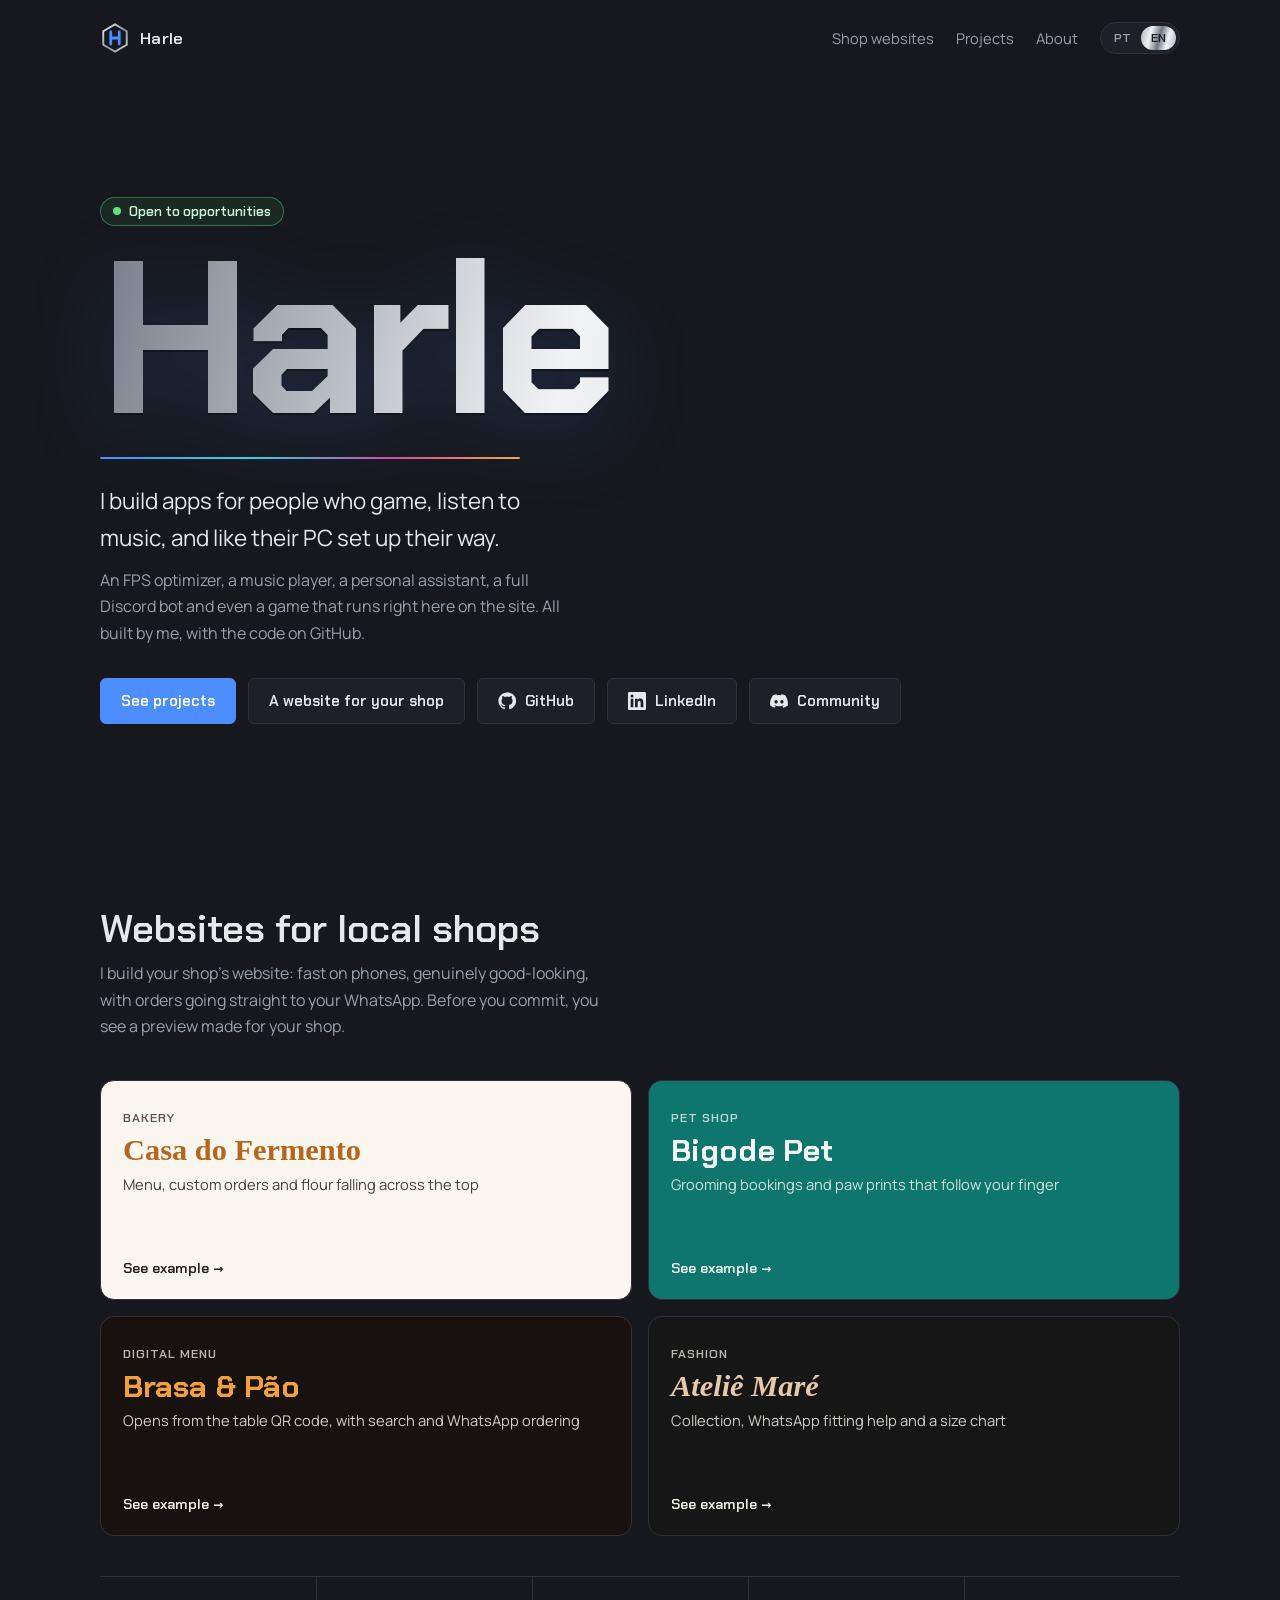
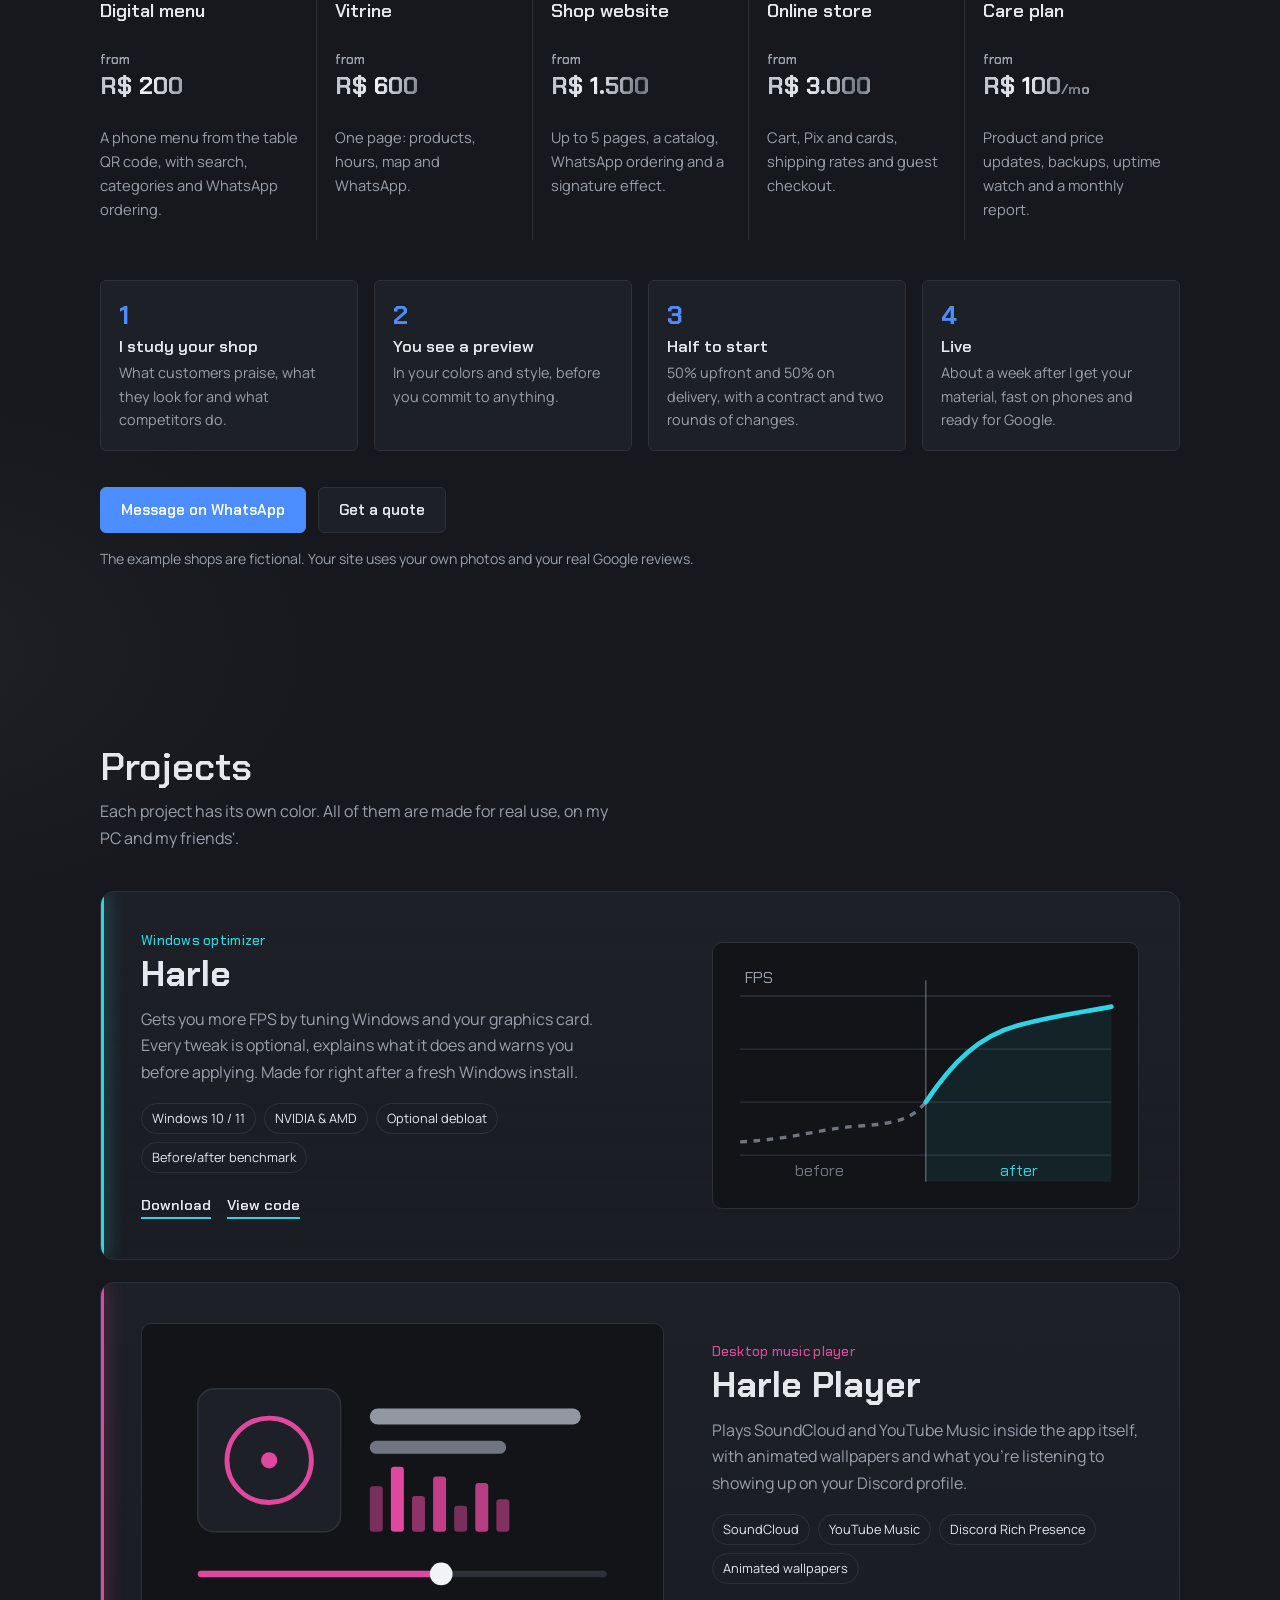
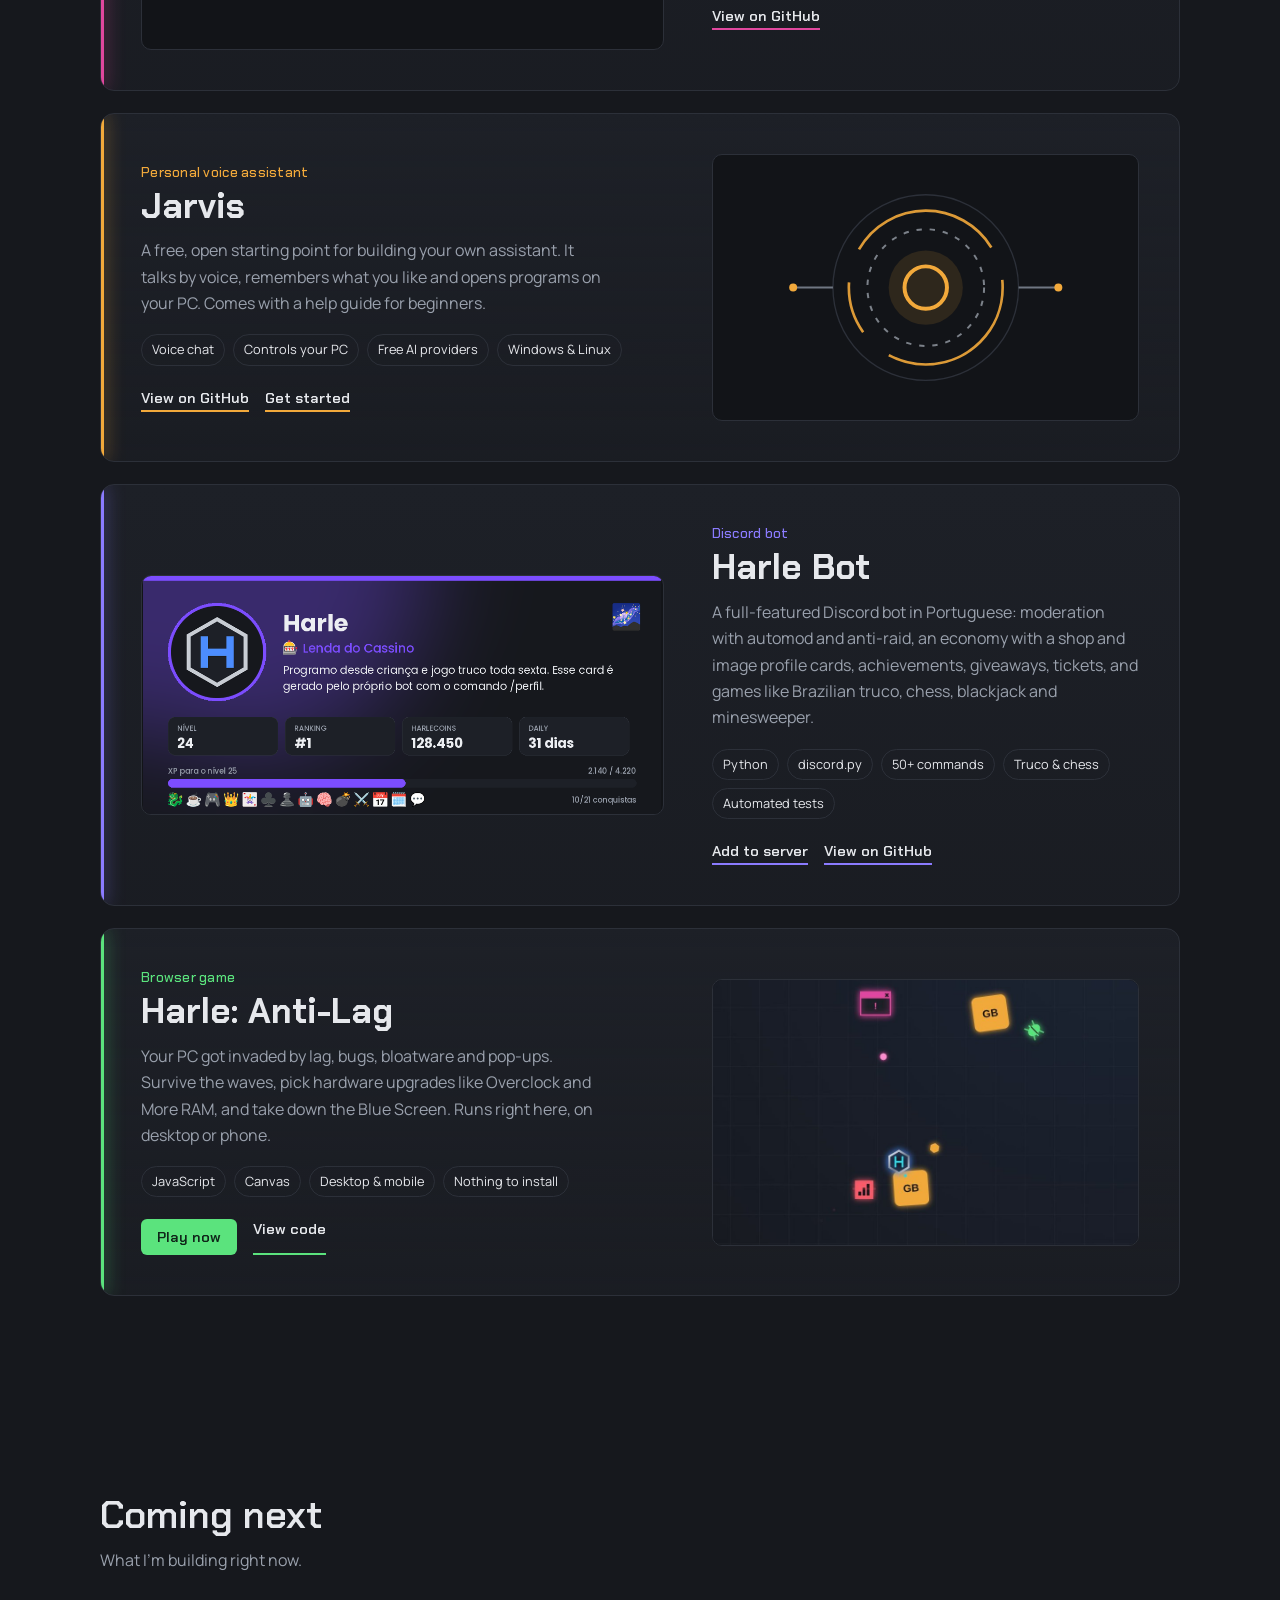
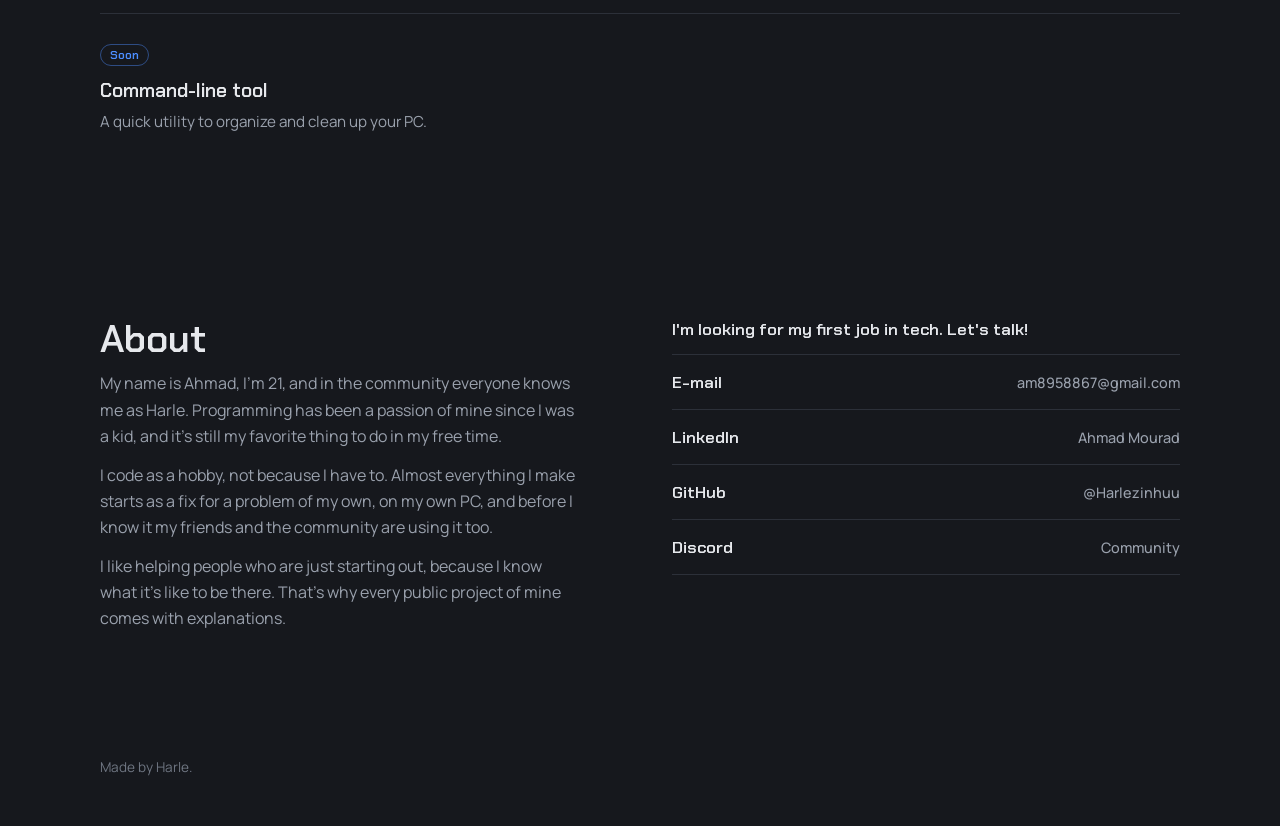
<file: index.html>
<!doctype html>
<html lang="pt-BR" data-lang="pt">
<head>
<meta charset="utf-8">
<meta name="viewport" content="width=device-width, initial-scale=1">
<title>Harle — Portfólio</title>
<meta property="og:type" content="website">
<meta property="og:url" content="https://harlezinhuu.github.io/">
<meta property="og:title" content="Harle — Portfólio">
<meta property="og:description" content="Ahmad (Harle): otimizador de FPS, player de música, assistente por voz, bot de Discord e um jogo que roda no navegador.">
<meta property="og:image" content="https://harlezinhuu.github.io/assets/og.png">
<meta property="og:image:width" content="1200"><meta property="og:image:height" content="630">
<meta name="twitter:card" content="summary_large_image">
<meta name="theme-color" content="#16181d">
<meta name="description" content="Harle: sites para lojas, rápidos no celular e com pedido pelo WhatsApp. E projetos: otimizador de FPS, player de música, assistente pessoal, bot de Discord e um jogo para jogar no navegador.">
<link rel="icon" href="data:image/svg+xml,%3Csvg xmlns='http://www.w3.org/2000/svg' viewBox='0 0 64 64'%3E%3Cdefs%3E%3ClinearGradient id='g' x1='0' y1='0' x2='1' y2='1'%3E%3Cstop offset='0' stop-color='%23eef1f5'/%3E%3Cstop offset='.55' stop-color='%238a919c'/%3E%3Cstop offset='1' stop-color='%23d3d8df'/%3E%3C/linearGradient%3E%3C/defs%3E%3Cpath d='M32 3 57 17.5v29L32 61 7 46.5v-29z' fill='%2316181d' stroke='url(%23g)' stroke-width='4'/%3E%3Cpath d='M23 19v26M41 19v26M23 32h18' stroke='%234c8dff' stroke-width='6' stroke-linecap='round'/%3E%3C/svg%3E">
<link rel="preconnect" href="https://fonts.googleapis.com">
<link rel="preconnect" href="https://fonts.gstatic.com" crossorigin>
<link href="https://fonts.googleapis.com/css2?family=Chakra+Petch:wght@500;600;700&family=Manrope:wght@400;500;600&display=swap" rel="stylesheet">
<style>
:root{
  --bg:#16181d;          /* grafite */
  --bg-raised:#1d2027;
  --line:#2c3039;
  --text:#e6e8ec;
  --muted:#9aa1ad;
  --silver-1:#f1f3f6;
  --silver-2:#a9b0ba;
  --silver-3:#6f7682;
  --blue:#4c8dff;        /* confiança, cor principal */
  --cyan:#2fd4e6;        /* Harle */
  --magenta:#e0479e;     /* Harle Player */
  --amber:#f2a93b;       /* Jarvis */
  --violet:#8b7bff;      /* Harle Bot */
  --green:#5be37d;       /* Anti-Lag (jogo) */
  --silver:linear-gradient(105deg,var(--silver-2) 0%,var(--silver-1) 28%,var(--silver-3) 52%,var(--silver-1) 74%,var(--silver-2) 100%);
  --radius-sm:6px;
  --radius-lg:14px;
  --display:"Chakra Petch",system-ui,sans-serif;
  --body:"Manrope",system-ui,sans-serif;
}
*{box-sizing:border-box;margin:0}
html{scroll-behavior:smooth;-webkit-text-size-adjust:100%}
body{
  background:var(--bg);
  background-image:
    radial-gradient(1200px 520px at 85% -10%,rgba(76,141,255,.13),transparent 60%),
    radial-gradient(700px 400px at -10% 40%,rgba(169,176,186,.06),transparent 70%);
  color:var(--text);font:400 1rem/1.65 var(--body);
  min-height:100vh;overflow-x:hidden;
}
html[data-lang="pt"] .en, html[data-lang="en"] .pt{display:none}
a{color:inherit}
:focus-visible{outline:2px solid var(--blue);outline-offset:3px;border-radius:4px}
.wrap{width:min(1080px,100% - 32px);margin-inline:auto}

/* ---------- topo ---------- */
.top{display:flex;align-items:center;justify-content:space-between;padding:22px 0}
.brand{display:flex;align-items:center;gap:10px;text-decoration:none;font:600 1.05rem var(--display);letter-spacing:.02em}
.brand svg{width:30px;height:30px}
.top nav{display:flex;align-items:center;gap:22px;font-size:.92rem;color:var(--muted)}
.top nav a{text-decoration:none}
.top nav a:hover{color:var(--text)}
.lang{display:inline-flex;border:1px solid var(--line);border-radius:999px;padding:3px;background:var(--bg-raised)}
.lang button{all:unset;cursor:pointer;font:600 .78rem var(--display);padding:4px 10px;border-radius:999px;color:var(--muted)}
.lang button[aria-pressed="true"]{background:var(--silver);color:#1a1c21}
.lang button:focus-visible{outline:2px solid var(--blue)}
@media (max-width:640px){.top nav .navlink{display:none}}

/* ---------- hero ---------- */
.hero{padding:clamp(48px,11vw,120px) 0 clamp(56px,9vw,96px)}
.open{display:inline-flex;align-items:center;gap:8px;font:600 .82rem var(--display);color:#c9f7d6;border:1px solid rgba(91,227,125,.4);background:rgba(91,227,125,.08);border-radius:999px;padding:5px 12px;margin-bottom:22px}
.open .dot{width:8px;height:8px;border-radius:50%;background:var(--green);box-shadow:0 0 0 0 rgba(91,227,125,.6);animation:pulso 2s infinite}
@keyframes pulso{70%{box-shadow:0 0 0 8px rgba(91,227,125,0)}100%{box-shadow:0 0 0 0 rgba(91,227,125,0)}}
.wordmark{
  font:700 clamp(5rem,22vw,13.5rem)/.85 var(--display);letter-spacing:-.035em;
  background:var(--silver);background-size:220% 100%;background-position:100% 0;
  -webkit-background-clip:text;background-clip:text;color:transparent;
  filter:drop-shadow(0 2px 0 rgba(0,0,0,.35)) drop-shadow(0 18px 40px rgba(76,141,255,.18));
  animation:sheen 2.2s cubic-bezier(.3,.6,.2,1) .25s both;
}
@keyframes sheen{from{background-position:0 0}to{background-position:100% 0}}
.hero .rule{height:2px;width:min(420px,70%);margin:26px 0 24px;
  background:linear-gradient(90deg,var(--blue),var(--cyan) 35%,var(--magenta) 70%,var(--amber));border-radius:2px}
.hero p{font-size:clamp(1.1rem,2.6vw,1.4rem);max-width:34ch;color:var(--text)}
.hero .sub{color:var(--muted);font-size:1rem;margin-top:10px;max-width:46ch}
.actions{display:flex;flex-wrap:wrap;gap:12px;margin-top:32px}
.btn{display:inline-flex;align-items:center;gap:9px;text-decoration:none;font:600 .95rem var(--display);
  padding:12px 20px;border-radius:var(--radius-sm);border:1px solid var(--line);background:var(--bg-raised);transition:border-color .2s,transform .2s}
.btn svg{width:18px;height:18px}
.btn:hover{border-color:var(--silver-3)}
.btn.primary{background:var(--blue);border-color:var(--blue);color:#fff}
.btn.primary:hover{background:#3d7ef0}

/* ---------- seções ---------- */
section{padding:clamp(48px,8vw,88px) 0}
h2{font:600 clamp(1.7rem,4vw,2.4rem)/1.1 var(--display);margin-bottom:10px}
.lead{color:var(--muted);max-width:52ch;margin-bottom:40px}

/* projetos: cada um com sua cor de impacto */
.project{
  --accent:var(--blue);
  display:grid;grid-template-columns:1.1fr .9fr;gap:clamp(20px,4vw,48px);align-items:center;
  padding:clamp(22px,4vw,40px);margin-bottom:22px;
  background:linear-gradient(180deg,var(--bg-raised),rgba(29,32,39,.55));
  border:1px solid var(--line);border-radius:var(--radius-lg);position:relative;overflow:hidden;
}
.project::before{content:"";position:absolute;inset:0 auto 0 0;width:3px;background:var(--accent);box-shadow:0 0 18px var(--accent)}
.project:nth-of-type(even) .art{order:-1}
.project.harle{--accent:var(--cyan)}
.project.player{--accent:var(--magenta)}
.project.jarvis{--accent:var(--amber)}
.project.bot{--accent:var(--violet)}
.project.jogo{--accent:var(--green)}
.links a.play{background:var(--green);color:#10261a;border:0;padding:8px 16px;border-radius:var(--radius-sm)}
.links a.play:hover{color:#10261a;background:#78ec95}
.project.bot .art{aspect-ratio:1000/460}
.project.bot .art.shot img{object-fit:contain}
.links a[hidden],.btn[hidden]{display:none}
.kind{font:500 .85rem var(--display);color:var(--accent);margin-bottom:6px;letter-spacing:.02em}
.project h3{font:700 clamp(1.6rem,3.6vw,2.2rem)/1.1 var(--display);margin-bottom:12px}
.project p{color:var(--muted);max-width:46ch}
.tags{display:flex;flex-wrap:wrap;gap:8px;margin:18px 0 22px;padding:0;list-style:none}
.tags li{font-size:.8rem;padding:4px 10px;border-radius:999px;border:1px solid var(--line);color:var(--text)}
.links{display:flex;flex-wrap:wrap;gap:16px}
.links a{font:600 .92rem var(--display);text-decoration:none;color:var(--text);border-bottom:2px solid var(--accent);padding-bottom:2px}
.links a:hover{color:var(--accent)}
.art{border-radius:10px;background:#121418;border:1px solid var(--line);aspect-ratio:16/10;display:grid;place-items:center;overflow:hidden}
.art svg{width:100%;height:100%}
/* print real do projeto por cima; se não carregar, a ilustração aparece */
.art.shot{position:relative}
.art.shot img{position:absolute;inset:0;width:100%;height:100%;object-fit:cover;object-position:top center}
@media (max-width:760px){
  .project{grid-template-columns:1fr}
  .project:nth-of-type(even) .art{order:0}
}

/* em breve */
.next{display:grid;grid-template-columns:repeat(2,1fr);border-top:1px solid var(--line)}
.next.um{grid-template-columns:1fr}
.next div{padding:26px 22px 8px 0}
.next div + div{padding-left:22px;border-left:1px solid var(--line)}
.next h3{font:600 1.2rem var(--display);margin-bottom:6px}
.next p{color:var(--muted);font-size:.95rem}
.soon{display:inline-block;font:600 .74rem var(--display);color:var(--blue);border:1px solid rgba(76,141,255,.45);border-radius:999px;padding:2px 9px;margin-bottom:12px}
@media (max-width:760px){
  .next{grid-template-columns:1fr}
  .next div,.next div + div{padding:22px 0;border-left:0;border-bottom:1px solid var(--line)}
}

/* sites para lojas */
.lojas-grid{display:grid;grid-template-columns:repeat(2,1fr);gap:16px;margin-bottom:40px}
.demo-loja{display:flex;flex-direction:column;justify-content:space-between;min-height:220px;padding:22px;border-radius:var(--radius-lg);text-decoration:none;border:1px solid var(--line);position:relative;overflow:hidden;transition:transform .2s,border-color .2s}
.demo-loja:hover{transform:translateY(-3px);border-color:var(--silver-3)}
.demo-loja .tipo{font:600 .78rem var(--display);letter-spacing:.08em;text-transform:uppercase;opacity:.75}
.demo-loja b{font-size:1.9rem;line-height:1.05;display:block;margin:6px 0 4px}
.demo-loja small{font-size:.92rem;opacity:.85}
.demo-loja .ver{font:600 .9rem var(--display);margin-top:18px}
.demo-loja.padaria{background:#FBF6EE;color:#2B1D14}.demo-loja.padaria b{font-family:Georgia,serif;color:#B5651D}
.demo-loja.pet{background:#0F766E;color:#F3F7F5}.demo-loja.pet b{font-family:var(--display)}
.demo-loja.cardapio{background:#17120F;color:#F6EEE6;border-color:#3A2F27}.demo-loja.cardapio b{font-family:var(--display);color:#F2A03D}
.demo-loja.moda{background:#161616;color:#F2EEE8}.demo-loja.moda b{font-family:Georgia,serif;font-style:italic;color:#E7C9A9}
.pacotes{display:grid;grid-template-columns:repeat(5,1fr);border-top:1px solid var(--line);margin-bottom:40px}
.pacotes div{padding:22px 18px 18px 0}
.pacotes div + div{padding-left:18px;border-left:1px solid var(--line)}
.pacotes h3{font:600 1.15rem var(--display);margin-bottom:4px}
.pacotes .de{font:700 1.5rem var(--display);background:var(--silver);-webkit-background-clip:text;background-clip:text;color:transparent;margin:6px 0}
.pacotes p{color:var(--muted);font-size:.92rem}
html[data-lang="pt"] .pacotes .de > .pt,html[data-lang="en"] .pacotes .de > .en{display:block;font:500 .8rem var(--display);color:var(--muted);-webkit-text-fill-color:var(--muted);margin-bottom:2px}
.pacotes .de{white-space:nowrap}
.etapas{display:grid;grid-template-columns:repeat(4,1fr);gap:16px;padding:0;list-style:none;counter-reset:e;margin-bottom:36px}
.etapas li{counter-increment:e;padding:18px;border-radius:var(--radius-sm);background:var(--bg-raised);border:1px solid var(--line)}
.etapas li::before{content:counter(e);font:700 1.6rem var(--display);color:var(--blue);display:block}
.etapas h3{font:600 1.02rem var(--display);margin:4px 0}
.etapas p{color:var(--muted);font-size:.9rem}
.nota-pequena{color:var(--muted);font-size:.88rem;margin-top:14px}
@media (max-width:860px){
  .lojas-grid{grid-template-columns:1fr}
  .pacotes,.etapas{grid-template-columns:1fr 1fr}
  .pacotes div:nth-child(odd){padding-left:0;border-left:0}
  .pacotes div:nth-child(n+3){border-top:1px solid var(--line)}
}
@media (max-width:480px){.pacotes,.etapas{grid-template-columns:1fr}.pacotes div,.pacotes div + div{padding:18px 0;border-left:0}}

/* sobre / contato */
.about{display:grid;grid-template-columns:1fr 1fr;gap:clamp(24px,5vw,64px);align-items:start}
.about p{color:var(--muted);max-width:48ch}
.about p + p{margin-top:12px}
.contact a{display:flex;justify-content:space-between;align-items:center;text-decoration:none;padding:16px 0;border-bottom:1px solid var(--line);font:600 1.05rem var(--display)}
.contact a:first-child,.contact .cta + a{border-top:1px solid var(--line)}
.contact a span:last-child{color:var(--muted);font:500 .9rem var(--body);overflow-wrap:anywhere;text-align:right;margin-left:12px}
.contact .cta{color:var(--text);font:600 1.05rem var(--display);margin-bottom:14px}
.contact a:hover span:first-child{color:var(--blue)}
@media (max-width:760px){.about{grid-template-columns:1fr}}

footer{padding:36px 0 48px;color:var(--silver-3);font-size:.85rem}

@media (prefers-reduced-motion:reduce){
  *{animation:none!important;transition:none!important}
  html{scroll-behavior:auto}
  .wordmark{background-position:50% 0}
}
</style>
</head>
<body>

<header class="wrap top">
  <a class="brand" href="#">
    <svg viewBox="0 0 64 64" aria-hidden="true">
      <defs><linearGradient id="sv" x1="0" y1="0" x2="1" y2="1"><stop offset="0" stop-color="#eef1f5"/><stop offset=".55" stop-color="#8a919c"/><stop offset="1" stop-color="#d3d8df"/></linearGradient></defs>
      <path d="M32 3 57 17.5v29L32 61 7 46.5v-29z" fill="#16181d" stroke="url(#sv)" stroke-width="4"/>
      <path d="M23 19v26M41 19v26M23 32h18" stroke="#4c8dff" stroke-width="6" stroke-linecap="round"/>
    </svg>
    Harle
  </a>
  <nav>
    <a class="navlink" href="#lojas"><span class="pt">Sites para lojas</span><span class="en">Shop websites</span></a>
    <a class="navlink" href="#projetos"><span class="pt">Projetos</span><span class="en">Projects</span></a>
    <a class="navlink" href="#sobre"><span class="pt">Sobre</span><span class="en">About</span></a>
    <div class="lang" role="group" aria-label="Idioma / Language">
      <button type="button" data-set="pt" aria-pressed="true">PT</button>
      <button type="button" data-set="en" aria-pressed="false">EN</button>
    </div>
  </nav>
</header>

<main>
  <section class="wrap hero" aria-labelledby="t">
    <div class="open"><span class="dot" aria-hidden="true"></span><span class="pt">Aberto a oportunidades</span><span class="en">Open to opportunities</span></div>
    <h1 id="t" class="wordmark">Harle</h1>
    <div class="rule" aria-hidden="true"></div>
    <p>
      <span class="pt">Faço apps para quem joga, ouve música e gosta de deixar o PC do seu jeito.</span>
      <span class="en">I build apps for people who game, listen to music, and like their PC set up their way.</span>
    </p>
    <p class="sub">
      <span class="pt">Otimizador de FPS, player de música, assistente pessoal, um bot de Discord completo e até um jogo que roda aqui no site. Tudo feito por mim, com o código no GitHub.</span>
      <span class="en">An FPS optimizer, a music player, a personal assistant, a full Discord bot and even a game that runs right here on the site. All built by me, with the code on GitHub.</span>
    </p>
    <div class="actions">
      <a class="btn primary" href="#projetos"><span class="pt">Ver projetos</span><span class="en">See projects</span></a>
      <a data-goatcounter-click="hero-lojas" class="btn" href="#lojas"><span class="pt">Site para a sua loja</span><span class="en">A website for your shop</span></a>
      <a data-goatcounter-click="perfil-github" class="btn" href="https://github.com/Harlezinhuu" target="_blank" rel="noopener">
        <svg viewBox="0 0 24 24" fill="currentColor" aria-hidden="true"><path d="M12 .5a11.5 11.5 0 0 0-3.64 22.41c.58.1.79-.25.79-.56v-2c-3.2.7-3.88-1.37-3.88-1.37-.52-1.33-1.28-1.69-1.28-1.69-1.05-.72.08-.7.08-.7 1.16.08 1.77 1.19 1.77 1.19 1.03 1.77 2.7 1.26 3.36.96.1-.75.4-1.26.73-1.55-2.55-.29-5.24-1.28-5.24-5.68 0-1.26.45-2.28 1.19-3.09-.12-.29-.52-1.46.11-3.05 0 0 .97-.31 3.17 1.18a11 11 0 0 1 5.77 0c2.2-1.49 3.17-1.18 3.17-1.18.63 1.59.23 2.76.11 3.05.74.81 1.19 1.83 1.19 3.09 0 4.41-2.69 5.39-5.26 5.67.41.36.78 1.06.78 2.14v3.17c0 .31.21.67.8.56A11.5 11.5 0 0 0 12 .5Z"/></svg>
        GitHub
      </a>
      <a data-goatcounter-click="linkedin" class="btn" href="https://www.linkedin.com/in/ahmad-mourad-bb0960300/" target="_blank" rel="noopener">
        <svg viewBox="0 0 24 24" fill="currentColor" aria-hidden="true"><path d="M20.45 20.45h-3.56v-5.57c0-1.33-.02-3.04-1.85-3.04-1.85 0-2.14 1.45-2.14 2.94v5.67H9.35V9h3.41v1.56h.05c.48-.9 1.64-1.85 3.37-1.85 3.6 0 4.27 2.37 4.27 5.46v6.28ZM5.34 7.43a2.06 2.06 0 1 1 0-4.13 2.06 2.06 0 0 1 0 4.13ZM7.12 20.45H3.56V9h3.56v11.45ZM22.22 0H1.77C.79 0 0 .77 0 1.73v20.54C0 23.23.79 24 1.77 24h20.45c.98 0 1.78-.77 1.78-1.73V1.73C24 .77 23.2 0 22.22 0Z"/></svg>
        LinkedIn
      </a>
      <a data-goatcounter-click="discord" class="btn" href="https://discord.gg/rDb9raznQ7" target="_blank" rel="noopener">
        <svg viewBox="0 0 24 24" fill="currentColor" aria-hidden="true"><path d="M20.3 4.4A19.6 19.6 0 0 0 15.4 3l-.6 1.3a18.2 18.2 0 0 0-5.6 0L8.6 3a19.5 19.5 0 0 0-4.9 1.5C.6 9.1-.3 13.6.2 18a19.8 19.8 0 0 0 6 3l1.3-2.1c-.7-.3-1.4-.6-2-1l.5-.4a14 14 0 0 0 12 0l.5.4c-.6.4-1.3.7-2 1l1.3 2.1a19.7 19.7 0 0 0 6-3c.5-5.1-.9-9.6-3.5-13.6ZM8.1 15.3c-1.2 0-2.2-1.1-2.2-2.4s1-2.4 2.2-2.4 2.2 1.1 2.2 2.4-1 2.4-2.2 2.4Zm7.8 0c-1.2 0-2.2-1.1-2.2-2.4s1-2.4 2.2-2.4 2.2 1.1 2.2 2.4-1 2.4-2.2 2.4Z"/></svg>
        <span class="pt">Comunidade</span><span class="en">Community</span>
      </a>
    </div>
  </section>

  <section id="lojas" class="wrap" aria-labelledby="l">
    <h2 id="l"><span class="pt">Sites para lojas</span><span class="en">Websites for local shops</span></h2>
    <p class="lead">
      <span class="pt">Faço o site da sua loja: rápido no celular, bonito de verdade e com o pedido indo direto para o seu WhatsApp. Antes de fechar, você vê uma prévia com a cara da sua loja.</span>
      <span class="en">I build your shop's website: fast on phones, genuinely good-looking, with orders going straight to your WhatsApp. Before you commit, you see a preview made for your shop.</span>
    </p>

    <div class="lojas-grid">
      <a class="demo-loja padaria" href="lojas/padaria/" data-goatcounter-click="demo-padaria">
        <div><span class="tipo"><span class="pt">Padaria</span><span class="en">Bakery</span></span><b>Casa do Fermento</b><small><span class="pt">Cardápio, encomendas e farinha caindo no topo</span><span class="en">Menu, custom orders and flour falling across the top</span></small></div>
        <span class="ver"><span class="pt">Ver exemplo →</span><span class="en">See example →</span></span>
      </a>
      <a class="demo-loja pet" href="lojas/petshop/" data-goatcounter-click="demo-pet">
        <div><span class="tipo">Pet shop</span><b>Bigode Pet</b><small><span class="pt">Banho e tosa com horário e patinhas que seguem o dedo</span><span class="en">Grooming bookings and paw prints that follow your finger</span></small></div>
        <span class="ver"><span class="pt">Ver exemplo →</span><span class="en">See example →</span></span>
      </a>
      <a class="demo-loja cardapio" href="lojas/cardapio/" data-goatcounter-click="demo-cardapio">
        <div><span class="tipo"><span class="pt">Cardápio digital</span><span class="en">Digital menu</span></span><b>Brasa &amp; Pão</b><small><span class="pt">Abre pelo QR code da mesa, com busca e pedido pelo WhatsApp</span><span class="en">Opens from the table QR code, with search and WhatsApp ordering</span></small></div>
        <span class="ver"><span class="pt">Ver exemplo →</span><span class="en">See example →</span></span>
      </a>
      <a class="demo-loja moda" href="lojas/moda/" data-goatcounter-click="demo-moda">
        <div><span class="tipo"><span class="pt">Moda</span><span class="en">Fashion</span></span><b>Ateliê Maré</b><small><span class="pt">Coleção, provador pelo WhatsApp e tabela de medidas</span><span class="en">Collection, WhatsApp fitting help and a size chart</span></small></div>
        <span class="ver"><span class="pt">Ver exemplo →</span><span class="en">See example →</span></span>
      </a>
    </div>

    <div class="pacotes">
      <div><h3><span class="pt">Cardápio digital</span><span class="en">Digital menu</span></h3><div class="de"><span class="pt">a partir de</span><span class="en">from</span> R$ 200</div><p><span class="pt">Cardápio no celular pelo QR code da mesa, com busca, categorias e pedido pelo WhatsApp.</span><span class="en">A phone menu from the table QR code, with search, categories and WhatsApp ordering.</span></p></div>
      <div><h3>Vitrine</h3><div class="de"><span class="pt">a partir de</span><span class="en">from</span> R$ 600</div><p><span class="pt">Uma página: produtos, horário, mapa e WhatsApp.</span><span class="en">One page: products, hours, map and WhatsApp.</span></p></div>
      <div><h3><span class="pt">Site da loja</span><span class="en">Shop website</span></h3><div class="de"><span class="pt">a partir de</span><span class="en">from</span> R$ 1.500</div><p><span class="pt">Até 5 páginas, catálogo, pedido pelo WhatsApp e um efeito com a cara da loja.</span><span class="en">Up to 5 pages, a catalog, WhatsApp ordering and a signature effect.</span></p></div>
      <div><h3><span class="pt">Loja virtual</span><span class="en">Online store</span></h3><div class="de"><span class="pt">a partir de</span><span class="en">from</span> R$ 3.000</div><p><span class="pt">Carrinho, Pix e cartão, frete calculado e compra sem cadastro.</span><span class="en">Cart, Pix and cards, shipping rates and guest checkout.</span></p></div>
      <div><h3><span class="pt">Manutenção</span><span class="en">Care plan</span></h3><div class="de"><span class="pt">a partir de</span><span class="en">from</span> R$ 100<small style="font-size:.9rem">/<span class="pt">mês</span><span class="en">mo</span></small></div><p><span class="pt">Troca de produtos e preços, backup, site vigiado e relatório do mês.</span><span class="en">Product and price updates, backups, uptime watch and a monthly report.</span></p></div>
    </div>

    <ol class="etapas">
      <li><h3><span class="pt">Estudo a sua loja</span><span class="en">I study your shop</span></h3><p><span class="pt">O que os clientes elogiam, o que procuram e o que os concorrentes fazem.</span><span class="en">What customers praise, what they look for and what competitors do.</span></p></li>
      <li><h3><span class="pt">Você vê a prévia</span><span class="en">You see a preview</span></h3><p><span class="pt">Com as suas cores e o seu jeito, antes de fechar qualquer coisa.</span><span class="en">In your colors and style, before you commit to anything.</span></p></li>
      <li><h3><span class="pt">Metade para começar</span><span class="en">Half to start</span></h3><p><span class="pt">50% de entrada e 50% na entrega, com contrato e duas rodadas de ajustes.</span><span class="en">50% upfront and 50% on delivery, with a contract and two rounds of changes.</span></p></li>
      <li><h3><span class="pt">No ar</span><span class="en">Live</span></h3><p><span class="pt">Em cerca de uma semana depois do material, rápido no celular e pronto para o Google.</span><span class="en">About a week after I get your material, fast on phones and ready for Google.</span></p></li>
    </ol>

    <div class="actions">
      <!-- O botão do WhatsApp aparece quando o número está em data-whatsapp (só dígitos, com 55 e DDD). -->
      <a id="zap-lojas" class="btn primary" data-whatsapp="5511989930562" data-goatcounter-click="lojas-whatsapp" href="#" target="_blank" rel="noopener" hidden><span class="pt">Chamar no WhatsApp</span><span class="en">Message on WhatsApp</span></a>
      <a class="btn" data-goatcounter-click="lojas-orcamento" href="mailto:am8958867@gmail.com?subject=Or%C3%A7amento%20de%20site%20para%20a%20minha%20loja"><span class="pt">Pedir orçamento</span><span class="en">Get a quote</span></a>
    </div>
    <p class="nota-pequena"><span class="pt">As lojas dos exemplos são fictícias. No site da sua loja entram as suas fotos e as avaliações reais do Google.</span><span class="en">The example shops are fictional. Your site uses your own photos and your real Google reviews.</span></p>
  </section>

  <section id="projetos" class="wrap" aria-labelledby="p">
    <h2 id="p"><span class="pt">Projetos</span><span class="en">Projects</span></h2>
    <p class="lead">
      <span class="pt">Cada projeto tem sua própria cor. Todos são feitos para uso de verdade, no meu PC e no dos meus amigos.</span>
      <span class="en">Each project has its own color. All of them are made for real use, on my PC and my friends'.</span>
    </p>

    <!-- HARLE -->
    <article class="project harle">
      <div>
        <div class="kind"><span class="pt">Otimizador para Windows</span><span class="en">Windows optimizer</span></div>
        <h3>Harle</h3>
        <p>
          <span class="pt">Ganha FPS ajustando o Windows e a placa de vídeo. Cada ajuste é opcional, explica o que faz e avisa antes de aplicar. Ideal para usar logo depois de formatar o PC.</span>
          <span class="en">Gets you more FPS by tuning Windows and your graphics card. Every tweak is optional, explains what it does and warns you before applying. Made for right after a fresh Windows install.</span>
        </p>
        <ul class="tags">
          <li>Windows 10 / 11</li>
          <li>NVIDIA &amp; AMD</li>
          <li><span class="pt">Debloat opcional</span><span class="en">Optional debloat</span></li>
          <li><span class="pt">Medição antes/depois</span><span class="en">Before/after benchmark</span></li>
        </ul>
        <div class="links">
          <a data-goatcounter-click="harle-baixar" href="https://github.com/Harlezinhuu/HarleOptimizer/releases" target="_blank" rel="noopener"><span class="pt">Baixar</span><span class="en">Download</span></a>
          <a data-goatcounter-click="harle-github" href="https://github.com/Harlezinhuu/HarleOptimizer" target="_blank" rel="noopener"><span class="pt">Ver código</span><span class="en">View code</span></a>
        </div>
      </div>
      <div class="art" aria-hidden="true">
        <svg viewBox="0 0 320 200">
          <g stroke="#2c3039" stroke-width="1"><path d="M20 40h280M20 80h280M20 120h280M20 160h280"/></g>
          <path d="M20 150 C60 148 80 140 110 138 S150 132 160 120" fill="none" stroke="#6f7682" stroke-width="2.5" stroke-dasharray="5 5"/>
          <path d="M160 120 C180 90 200 70 230 62 S280 52 300 48" fill="none" stroke="#2fd4e6" stroke-width="3.5" stroke-linecap="round"/>
          <path d="M160 120 C180 90 200 70 230 62 S280 52 300 48 V180 H160Z" fill="#2fd4e6" opacity=".08"/>
          <line x1="160" y1="28" x2="160" y2="180" stroke="#a9b0ba" stroke-width="1" opacity=".5"/>
          <text class="pt" x="80" y="176" fill="#6f7682" font-family="Chakra Petch" font-size="12" text-anchor="middle">antes</text>
          <text class="en" x="80" y="176" fill="#6f7682" font-family="Chakra Petch" font-size="12" text-anchor="middle">before</text>
          <text class="pt" x="230" y="176" fill="#2fd4e6" font-family="Chakra Petch" font-size="12" text-anchor="middle">depois</text>
          <text class="en" x="230" y="176" fill="#2fd4e6" font-family="Chakra Petch" font-size="12" text-anchor="middle">after</text>
          <text x="24" y="30" fill="#9aa1ad" font-family="Chakra Petch" font-size="12">FPS</text>
        </svg>
      </div>
    </article>

    <!-- HARLE PLAYER -->
    <article class="project player">
      <div>
        <div class="kind"><span class="pt">Player de música para desktop</span><span class="en">Desktop music player</span></div>
        <h3>Harle Player</h3>
        <p>
          <span class="pt">Toca SoundCloud e YouTube Music dentro do próprio app, com wallpapers animados e o que você está ouvindo aparecendo no seu perfil do Discord.</span>
          <span class="en">Plays SoundCloud and YouTube Music inside the app itself, with animated wallpapers and what you're listening to showing up on your Discord profile.</span>
        </p>
        <ul class="tags">
          <li>SoundCloud</li>
          <li>YouTube Music</li>
          <li>Discord Rich Presence</li>
          <li><span class="pt">Wallpapers animados</span><span class="en">Animated wallpapers</span></li>
        </ul>
        <div class="links">
          <a data-goatcounter-click="harleplayer-github" href="https://github.com/Harlezinhuu/HarlePlayer" target="_blank" rel="noopener"><span class="pt">Ver no GitHub</span><span class="en">View on GitHub</span></a>
        </div>
      </div>
      <div class="art shot">
        <img src="https://github.com/Harlezinhuu/HarlePlayer/raw/main/docs/screenshot.jpg" alt="Tela do Harle Player" loading="lazy"
             onerror="this.remove()">
        <svg viewBox="0 0 320 200" aria-hidden="true">
          <rect x="34" y="40" width="88" height="88" rx="10" fill="#1d2027" stroke="#2c3039"/>
          <circle cx="78" cy="84" r="26" fill="none" stroke="#e0479e" stroke-width="3"/>
          <circle cx="78" cy="84" r="5" fill="#e0479e"/>
          <rect x="140" y="52" width="130" height="10" rx="5" fill="#a9b0ba" opacity=".85"/>
          <rect x="140" y="72" width="84" height="8" rx="4" fill="#6f7682"/>
          <g fill="#e0479e">
            <rect x="140" y="100" width="8" height="28" rx="2" opacity=".5"/><rect x="153" y="88" width="8" height="40" rx="2"/>
            <rect x="166" y="106" width="8" height="22" rx="2" opacity=".6"/><rect x="179" y="94" width="8" height="34" rx="2" opacity=".85"/>
            <rect x="192" y="112" width="8" height="16" rx="2" opacity=".5"/><rect x="205" y="98" width="8" height="30" rx="2" opacity=".8"/>
            <rect x="218" y="108" width="8" height="20" rx="2" opacity=".55"/>
          </g>
          <rect x="34" y="152" width="252" height="4" rx="2" fill="#2c3039"/>
          <rect x="34" y="152" width="150" height="4" rx="2" fill="#e0479e"/>
          <circle cx="184" cy="154" r="7" fill="#f1f3f6"/>
        </svg>
      </div>
    </article>

    <!-- JARVIS -->
    <article class="project jarvis">
      <div>
        <div class="kind"><span class="pt">Assistente pessoal por voz</span><span class="en">Personal voice assistant</span></div>
        <h3>Jarvis</h3>
        <p>
          <span class="pt">Uma base aberta e gratuita para você montar o seu próprio assistente. Conversa por voz, lembra do que você gosta e abre programas no PC. Vem com um guia de ajuda para quem está começando.</span>
          <span class="en">A free, open starting point for building your own assistant. It talks by voice, remembers what you like and opens programs on your PC. Comes with a help guide for beginners.</span>
        </p>
        <ul class="tags">
          <li><span class="pt">Conversa por voz</span><span class="en">Voice chat</span></li>
          <li><span class="pt">Controla o PC</span><span class="en">Controls your PC</span></li>
          <li><span class="pt">IAs gratuitas</span><span class="en">Free AI providers</span></li>
          <li>Windows &amp; Linux</li>
        </ul>
        <div class="links">
          <a data-goatcounter-click="jarvis-github" href="https://github.com/Harlezinhuu/Jarvis-base" target="_blank" rel="noopener"><span class="pt">Ver no GitHub</span><span class="en">View on GitHub</span></a>
          <a data-goatcounter-click="jarvis-comece-aqui" href="https://github.com/Harlezinhuu/Jarvis-base/blob/main/COMECE-AQUI.md" target="_blank" rel="noopener"><span class="pt">Comece aqui</span><span class="en">Get started</span></a>
        </div>
      </div>
      <div class="art shot">
        <img src="https://github.com/Harlezinhuu/Jarvis-base/raw/main/docs/img/hud-anel-ativo.jpg" alt="HUD do Jarvis" loading="lazy" onerror="this.remove()">
        <svg viewBox="0 0 320 200" aria-hidden="true">
          <circle cx="160" cy="100" r="70" fill="none" stroke="#2c3039" stroke-width="1"/>
          <circle cx="160" cy="100" r="58" fill="none" stroke="#f2a93b" stroke-width="2" stroke-dasharray="120 26 40 26" opacity=".9"/>
          <circle cx="160" cy="100" r="44" fill="none" stroke="#a9b0ba" stroke-width="1.5" stroke-dasharray="4 6" opacity=".7"/>
          <circle cx="160" cy="100" r="28" fill="#f2a93b" opacity=".12"/>
          <circle cx="160" cy="100" r="16" fill="none" stroke="#f2a93b" stroke-width="3"/>
          <path d="M60 100h30M230 100h30" stroke="#6f7682" stroke-width="1.5"/>
          <circle cx="60" cy="100" r="3" fill="#f2a93b"/><circle cx="260" cy="100" r="3" fill="#f2a93b"/>
        </svg>
      </div>
    </article>
    <!-- HARLE BOT -->
    <article class="project bot">
      <div>
        <div class="kind"><span class="pt">Bot de Discord</span><span class="en">Discord bot</span></div>
        <h3>Harle Bot</h3>
        <p>
          <span class="pt">Um bot completo em português: moderação com automod e anti-raid, economia com loja e perfil em imagem, conquistas, sorteios, tickets e jogos como truco paulista, xadrez, blackjack e campo minado.</span>
          <span class="en">A full-featured Discord bot in Portuguese: moderation with automod and anti-raid, an economy with a shop and image profile cards, achievements, giveaways, tickets, and games like Brazilian truco, chess, blackjack and minesweeper.</span>
        </p>
        <ul class="tags">
          <li>Python</li>
          <li>discord.py</li>
          <li><span class="pt">+50 comandos</span><span class="en">50+ commands</span></li>
          <li><span class="pt">Truco e xadrez</span><span class="en">Truco &amp; chess</span></li>
          <li><span class="pt">Testes automáticos</span><span class="en">Automated tests</span></li>
        </ul>
        <div class="links">
          <!-- O link de convite é montado a partir do Application ID (data-client-id). -->
          <a id="convite-bot" data-client-id="1561140467351949403" data-permissions="1099780189302" href="#" target="_blank" rel="noopener" hidden><span class="pt">Adicionar ao servidor</span><span class="en">Add to server</span></a>
          <a data-goatcounter-click="harlebot-github" href="https://github.com/Harlezinhuu/HarleBot" target="_blank" rel="noopener"><span class="pt">Ver no GitHub</span><span class="en">View on GitHub</span></a>
        </div>
      </div>
      <div class="art shot">
        <img src="assets/harlebot-perfil.png" alt="Card de perfil gerado pelo Harle Bot" loading="lazy" width="1000" height="460">
      </div>
    </article>
    <!-- ANTI-LAG (jogo) -->
    <article class="project jogo">
      <div>
        <div class="kind"><span class="pt">Jogo de navegador</span><span class="en">Browser game</span></div>
        <h3>Harle: Anti-Lag</h3>
        <p>
          <span class="pt">Seu PC foi invadido por lag, bugs, bloatware e pop-ups. Sobreviva às ondas, escolha melhorias de hardware como Overclock e Mais RAM e derrube a Tela Azul. Roda aqui mesmo, no PC ou no celular.</span>
          <span class="en">Your PC got invaded by lag, bugs, bloatware and pop-ups. Survive the waves, pick hardware upgrades like Overclock and More RAM, and take down the Blue Screen. Runs right here, on desktop or phone.</span>
        </p>
        <ul class="tags">
          <li>JavaScript</li>
          <li>Canvas</li>
          <li><span class="pt">PC e celular</span><span class="en">Desktop &amp; mobile</span></li>
          <li><span class="pt">Sem instalar nada</span><span class="en">Nothing to install</span></li>
        </ul>
        <div class="links">
          <a class="play" data-goatcounter-click="jogo-jogar" href="jogo/"><span class="pt">Jogar agora</span><span class="en">Play now</span></a>
          <a data-goatcounter-click="jogo-codigo" href="https://github.com/Harlezinhuu/Harlezinhuu.github.io/blob/main/jogo/index.html" target="_blank" rel="noopener"><span class="pt">Ver código</span><span class="en">View code</span></a>
        </div>
      </div>
      <a class="art shot" href="jogo/" data-goatcounter-click="jogo-imagem" aria-label="Jogar Harle: Anti-Lag">
        <img src="assets/antilag.jpg" alt="Partida do Harle: Anti-Lag" loading="lazy" width="960" height="600">
      </a>
    </article>
  </section>

  <section class="wrap" aria-labelledby="n">
    <h2 id="n"><span class="pt">Próximos projetos</span><span class="en">Coming next</span></h2>
    <p class="lead">
      <span class="pt">O que estou construindo agora.</span>
      <span class="en">What I'm building right now.</span>
    </p>
    <div class="next um">
      <div>
        <span class="soon"><span class="pt">Em breve</span><span class="en">Soon</span></span>
        <h3><span class="pt">Ferramenta de terminal</span><span class="en">Command-line tool</span></h3>
        <p><span class="pt">Um utilitário rápido para organizar e limpar o PC.</span><span class="en">A quick utility to organize and clean up your PC.</span></p>
      </div>
    </div>
  </section>

  <section id="sobre" class="wrap about" aria-labelledby="s">
    <div>
      <h2 id="s"><span class="pt">Sobre</span><span class="en">About</span></h2>
      <p>
        <span class="pt">Me chamo Ahmad, tenho 21 anos e, na comunidade, todo mundo me conhece como Harle. Programar é uma paixão que eu carrego desde criança, e até hoje é o que eu mais gosto de fazer no meu tempo livre.</span>
        <span class="en">My name is Ahmad, I'm 21, and in the community everyone knows me as Harle. Programming has been a passion of mine since I was a kid, and it's still my favorite thing to do in my free time.</span>
      </p>
      <p>
        <span class="pt">Programo por hobby, não por obrigação. Quase tudo que eu crio começa resolvendo um problema meu, no meu próprio PC, e quando eu vejo, meus amigos e a comunidade já estão usando também.</span>
        <span class="en">I code as a hobby, not because I have to. Almost everything I make starts as a fix for a problem of my own, on my own PC, and before I know it my friends and the community are using it too.</span>
      </p>
      <p>
        <span class="pt">Gosto de ajudar quem está começando, porque sei como é estar desse lado. Por isso todo projeto público meu vem com explicação.</span>
        <span class="en">I like helping people who are just starting out, because I know what it's like to be there. That's why every public project of mine comes with explanations.</span>
      </p>
    </div>
    <div class="contact">
      <p class="cta"><span class="pt">Estou procurando minha primeira vaga na área. Bora conversar?</span><span class="en">I'm looking for my first job in tech. Let's talk!</span></p>
      <a data-goatcounter-click="email" href="mailto:am8958867@gmail.com"><span>E-mail</span><span>am8958867@gmail.com</span></a>
      <a data-goatcounter-click="linkedin" href="https://www.linkedin.com/in/ahmad-mourad-bb0960300/" target="_blank" rel="noopener"><span>LinkedIn</span><span>Ahmad Mourad</span></a>
      <a data-goatcounter-click="perfil-github" href="https://github.com/Harlezinhuu" target="_blank" rel="noopener"><span>GitHub</span><span>@Harlezinhuu</span></a>
      <a data-goatcounter-click="discord" href="https://discord.gg/rDb9raznQ7" target="_blank" rel="noopener"><span>Discord</span><span><span class="pt">Comunidade</span><span class="en">Community</span></span></a>
    </div>
  </section>
</main>

<footer class="wrap">
  <span class="pt">Feito por Harle.</span><span class="en">Made by Harle.</span>
</footer>

<script>
(function(){
  var root=document.documentElement, btns=document.querySelectorAll('.lang button');
  function set(l){
    root.setAttribute('data-lang',l);
    root.lang = l==='pt' ? 'pt-BR' : 'en';
    btns.forEach(function(b){b.setAttribute('aria-pressed', String(b.dataset.set===l))});
    try{localStorage.setItem('harle-lang',l)}catch(e){}
  }
  var saved=null;
  try{saved=localStorage.getItem('harle-lang')}catch(e){}
  set(saved || ((navigator.language||'pt').toLowerCase().indexOf('pt')===0 ? 'pt' : 'en'));
  btns.forEach(function(b){b.addEventListener('click',function(){set(b.dataset.set)})});
})();
(function(){
  // botão do WhatsApp dos sites para lojas: só aparece quando o número está preenchido
  var z=document.getElementById('zap-lojas');
  if(!z) return;
  var n=(z.dataset.whatsapp||'').replace(/\D/g,'');
  if(n.length<12) return;
  z.href='https://wa.me/'+n+'?text='+encodeURIComponent('Oi, Harle! Vi seu site e quero um orçamento para a minha loja.');
  z.hidden=false;
})();
(function(){
  // botão "Adicionar ao servidor" do Harle Bot: só aparece quando o Application ID está preenchido
  var a=document.getElementById('convite-bot');
  if(!a) return;
  var id=(a.dataset.clientId||'').trim();
  if(!/^\d{15,25}$/.test(id)) return;
  a.href='https://discord.com/oauth2/authorize?client_id='+id+'&permissions='+a.dataset.permissions+'&scope=bot%20applications.commands';
  a.hidden=false;
})();
</script>
<!-- Contador de visitas privado (GoatCounter: sem cookies, os números só aparecem no painel do dono) -->
<script data-goatcounter="https://harle.goatcounter.com/count" async src="//gc.zgo.at/count.js"></script>
</body>
</html>
</file>
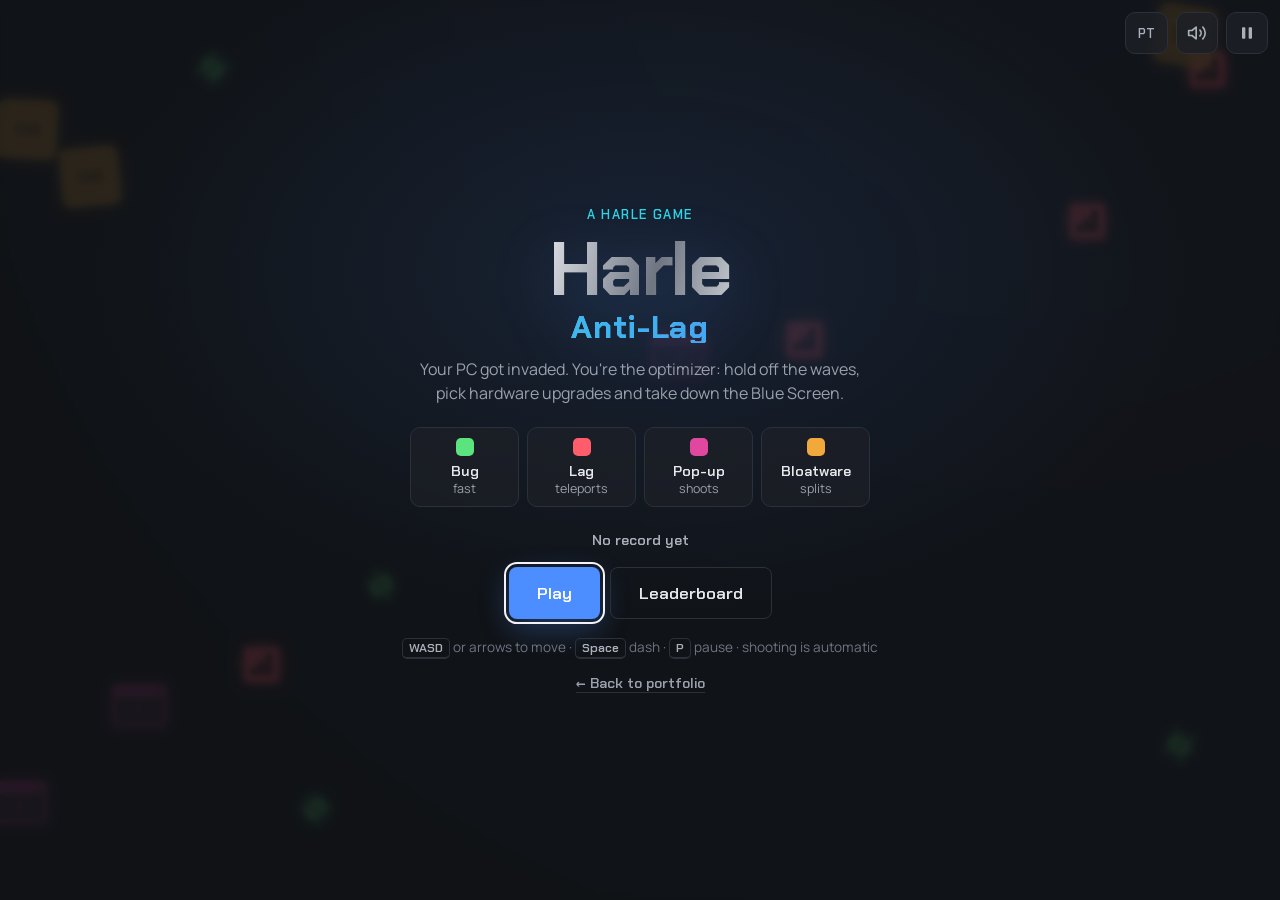
<file: jogo/index.html>
<!doctype html>
<html lang="pt-BR" data-lang="pt">
<head>
<meta charset="utf-8">
<meta name="viewport" content="width=device-width, initial-scale=1, viewport-fit=cover">
<title>Harle: Anti-Lag</title>
<meta name="description" content="Jogo de navegador do Harle: proteja o PC contra lag, bugs, bloatware e pop-ups. Joga no PC e no celular.">
<meta name="theme-color" content="#16181d">
<meta property="og:type" content="website">
<meta property="og:url" content="https://harlezinhuu.github.io/jogo/">
<meta property="og:title" content="Harle: Anti-Lag">
<meta property="og:description" content="Proteja o PC contra lag, bugs, bloatware e pop-ups. Joga no PC e no celular, sem instalar nada. Será que você chega no topo do placar?">
<meta property="og:image" content="https://harlezinhuu.github.io/assets/og-jogo.png">
<meta property="og:image:width" content="1200"><meta property="og:image:height" content="630">
<meta name="twitter:card" content="summary_large_image">
<link rel="icon" href="data:image/svg+xml,%3Csvg xmlns='http://www.w3.org/2000/svg' viewBox='0 0 64 64'%3E%3Cpath d='M32 3 57 17.5v29L32 61 7 46.5v-29z' fill='%2316181d' stroke='%23a9b0ba' stroke-width='4'/%3E%3Cpath d='M23 19v26M41 19v26M23 32h18' stroke='%232fd4e6' stroke-width='6' stroke-linecap='round'/%3E%3C/svg%3E">
<link rel="preconnect" href="https://fonts.googleapis.com">
<link rel="preconnect" href="https://fonts.gstatic.com" crossorigin>
<link href="https://fonts.googleapis.com/css2?family=Chakra+Petch:wght@500;600;700&family=Manrope:wght@400;500;600&display=swap" rel="stylesheet">
<style>
:root{
  --bg:#16181d; --bg-raised:#1d2027; --line:#2c3039; --text:#e6e8ec; --muted:#9aa1ad;
  --silver-1:#f1f3f6; --silver-2:#a9b0ba; --silver-3:#6f7682;
  --blue:#4c8dff; --cyan:#2fd4e6; --magenta:#e0479e; --amber:#f2a93b; --violet:#8b7bff; --green:#5be37d; --red:#ff5d6c;
  --silver:linear-gradient(105deg,var(--silver-2) 0%,var(--silver-1) 28%,var(--silver-3) 52%,var(--silver-1) 74%,var(--silver-2) 100%);
  --display:"Chakra Petch",system-ui,sans-serif; --body:"Manrope",system-ui,sans-serif;
}
*{box-sizing:border-box;margin:0}
html,body{height:100%;overflow:hidden;background:var(--bg);color:var(--text);font:400 1rem/1.5 var(--body);
  -webkit-user-select:none;user-select:none;-webkit-tap-highlight-color:transparent}
html[data-lang="pt"] .en, html[data-lang="en"] .pt{display:none}
canvas{position:fixed;inset:0;width:100vw;height:100vh;height:100dvh;display:block;touch-action:none}
button{font:inherit;color:inherit}
:focus-visible{outline:2px solid var(--blue);outline-offset:3px}

/* barra de cima */
.bar{position:fixed;top:0;right:0;display:flex;gap:8px;padding:max(12px,env(safe-area-inset-top)) max(12px,env(safe-area-inset-right)) 0 0;z-index:5}
.icon{all:unset;cursor:pointer;width:40px;height:40px;display:grid;place-items:center;border-radius:10px;
  background:rgba(29,32,39,.82);border:1px solid var(--line);color:var(--silver-2)}
.icon:hover{color:var(--text);border-color:var(--silver-3)}
.icon:focus-visible{outline:2px solid var(--blue)}
.icon svg{width:20px;height:20px}
.icon.lang{width:auto;padding:0 12px;font:600 .8rem var(--display)}

/* telas por cima do jogo */
.screen{position:fixed;inset:0;display:grid;place-items:center;padding:24px 16px;z-index:4;
  background:radial-gradient(800px 500px at 50% 30%,rgba(76,141,255,.12),transparent 70%),rgba(16,18,22,.84);
  backdrop-filter:blur(3px);-webkit-backdrop-filter:blur(3px);overflow-y:auto}
.screen[hidden]{display:none}
.card{width:min(560px,100%);text-align:center}
.eyebrow{font:600 .8rem var(--display);letter-spacing:.12em;text-transform:uppercase;color:var(--cyan)}
.title{font:700 clamp(2.8rem,11vw,4.8rem)/.95 var(--display);letter-spacing:-.03em;margin:10px 0 14px;
  background:var(--silver);-webkit-background-clip:text;background-clip:text;color:transparent;
  filter:drop-shadow(0 12px 30px rgba(76,141,255,.22))}
.title small{display:block;font-size:.42em;letter-spacing:.02em;margin-top:6px;
  background:linear-gradient(90deg,var(--cyan),var(--blue));-webkit-background-clip:text;background-clip:text}
.desc{color:var(--muted);max-width:44ch;margin:0 auto 22px}
.foes{display:grid;grid-template-columns:repeat(4,1fr);gap:8px;margin:0 auto 24px;max-width:460px}
.foe{border:1px solid var(--line);border-radius:10px;padding:10px 4px 8px;background:rgba(29,32,39,.7);font-size:.78rem;color:var(--muted)}
.foe b{display:block;font:600 .9rem var(--display);color:var(--text)}
.foe i{display:block;width:18px;height:18px;margin:0 auto 6px;border-radius:5px}
.btn{all:unset;cursor:pointer;display:inline-flex;align-items:center;justify-content:center;gap:8px;font:600 1.05rem var(--display);
  padding:14px 28px;border-radius:8px;background:var(--blue);color:#fff;box-shadow:0 10px 30px rgba(76,141,255,.3)}
.btn:hover{background:#3d7ef0}
.btn:focus-visible{outline:2px solid var(--silver-1);outline-offset:3px}
.btn.ghost{background:transparent;border:1px solid var(--line);color:var(--text);box-shadow:none}
.btn.ghost:hover{border-color:var(--silver-3)}
.row{display:flex;flex-wrap:wrap;gap:10px;justify-content:center}
.hint{margin-top:18px;font-size:.85rem;color:var(--silver-3)}
.hint kbd{font:600 .78rem var(--display);border:1px solid var(--line);border-bottom-width:2px;border-radius:5px;padding:1px 6px;color:var(--silver-2)}
.back{display:inline-block;margin-top:16px;font:600 .88rem var(--display);color:var(--muted);text-decoration:none;border-bottom:1px solid var(--line)}
.back:hover{color:var(--text)}
.record{font:600 .9rem var(--display);color:var(--silver-2);margin-bottom:18px}

/* melhorias */
.ups{display:grid;grid-template-columns:repeat(3,1fr);gap:12px;margin:22px 0 6px}
.up{all:unset;cursor:pointer;text-align:left;border:1px solid var(--line);border-radius:12px;padding:16px 14px;
  background:linear-gradient(180deg,#1f232b,#191c22);position:relative;overflow:hidden;transition:transform .15s,border-color .15s}
.up::before{content:"";position:absolute;inset:0 0 auto 0;height:3px;background:var(--c,var(--cyan))}
.up:hover,.up:focus-visible{border-color:var(--c,var(--cyan));transform:translateY(-3px)}
.up .k{font:600 .72rem var(--display);color:var(--silver-3);letter-spacing:.06em}
.up b{display:block;font:700 1.15rem/1.15 var(--display);margin:6px 0 6px;color:var(--c,var(--cyan))}
.up span{font-size:.86rem;color:var(--muted)}
.up .lv{position:absolute;top:12px;right:12px;font:600 .72rem var(--display);color:var(--silver-3)}
@media (max-width:620px){.ups{grid-template-columns:1fr}.up{padding:13px 14px}}
.stats{display:grid;grid-template-columns:repeat(3,1fr);gap:10px;margin:18px 0 24px}
.stats div{border:1px solid var(--line);border-radius:10px;padding:12px 6px;background:rgba(29,32,39,.7)}
.stats b{display:block;font:700 1.5rem var(--display)}
.stats span{font-size:.8rem;color:var(--muted)}
.new{color:var(--amber);font:700 .95rem var(--display);margin-bottom:6px}

/* botão de dash no celular */
.dash{position:fixed;right:max(22px,env(safe-area-inset-right));bottom:max(26px,env(safe-area-inset-bottom));z-index:3;
  width:76px;height:76px;border-radius:50%;border:1px solid rgba(47,212,230,.5);background:rgba(29,32,39,.7);
  font:700 .8rem var(--display);color:var(--cyan);display:none;place-items:center;touch-action:none}
.dash.on{display:grid}
.dash.cd{opacity:.4}
.lb{list-style:none;padding:0;margin:18px 0 20px;text-align:left;border-top:1px solid var(--line)}
.lb li{display:grid;grid-template-columns:2.2em 1fr auto auto;gap:12px;align-items:center;padding:10px 6px;border-bottom:1px solid var(--line);font-size:.95rem}
.lb .pos{font:700 1rem var(--display);color:var(--silver-3);text-align:center}
.lb li:nth-child(1) .pos{color:var(--amber)}.lb li:nth-child(2) .pos{color:var(--silver-1)}.lb li:nth-child(3) .pos{color:#d08a5a}
.lb .nm{font-weight:600;overflow:hidden;text-overflow:ellipsis;white-space:nowrap}
.lb .wv{font-size:.8rem;color:var(--muted)}
.lb .pt2{font:700 1rem var(--display);text-align:right;min-width:5.5ch}
.lb li.eu{background:rgba(47,212,230,.08);box-shadow:inset 3px 0 0 var(--cyan)}
.lb .msg{display:block;text-align:center;color:var(--muted);padding:22px 0;grid-template-columns:none}
.envio[hidden],.btn[hidden]{display:none}
.envio{display:flex;gap:8px;justify-content:center;margin:0 auto 18px;max-width:420px}
.envio input{flex:1;min-width:0;font:600 1rem var(--body);color:var(--text);background:#121418;border:1px solid var(--line);border-radius:8px;padding:12px 14px;-webkit-user-select:text;user-select:text}
.envio input:focus{outline:2px solid var(--blue);outline-offset:1px;border-color:transparent}
.envio .btn{padding:12px 18px;font-size:.95rem}
.envio .btn[disabled]{opacity:.5;pointer-events:none}
.resultado{font:600 1rem var(--display);margin:-4px 0 18px;min-height:1.4em}
.resultado.ok{color:var(--cyan)}.resultado.erro{color:var(--red)}
.toast{position:fixed;left:50%;top:22%;transform:translateX(-50%);font:700 clamp(1.6rem,6vw,2.6rem) var(--display);
  pointer-events:none;z-index:3;text-align:center;text-shadow:0 4px 24px rgba(0,0,0,.6);opacity:0;transition:opacity .3s}
.toast.show{opacity:1}
.toast small{display:block;font:500 .9rem var(--body);color:var(--muted);margin-top:4px}
</style>
</head>
<body>

<canvas id="c" aria-label="Harle: Anti-Lag"></canvas>

<div class="bar">
  <button class="icon lang" id="bLang" type="button" aria-label="Idioma / Language">EN</button>
  <button class="icon" id="bSom" type="button" aria-label="Som">
    <svg viewBox="0 0 24 24" fill="none" stroke="currentColor" stroke-width="2" stroke-linecap="round" stroke-linejoin="round"><path d="M11 5 6 9H2v6h4l5 4z"/><path class="onda" d="M15.5 8.5a5 5 0 0 1 0 7M19 5a10 10 0 0 1 0 14"/><path class="mudo" d="m22 9-6 6M16 9l6 6" style="display:none"/></svg>
  </button>
  <button class="icon" id="bPausa" type="button" aria-label="Pausar">
    <svg viewBox="0 0 24 24" fill="currentColor"><rect x="6" y="5" width="4" height="14" rx="1"/><rect x="14" y="5" width="4" height="14" rx="1"/></svg>
  </button>
</div>

<button class="dash" id="bDash" type="button">DASH</button>
<div class="toast" id="toast"></div>

<!-- MENU -->
<div class="screen" id="sMenu">
  <div class="card">
    <div class="eyebrow"><span class="pt">Um jogo do Harle</span><span class="en">A Harle game</span></div>
    <h1 class="title">Harle<small>Anti-Lag</small></h1>
    <p class="desc">
      <span class="pt">Seu PC foi invadido. Você é o otimizador: segure as ondas de inimigos, escolha melhorias de hardware e derrube a Tela Azul.</span>
      <span class="en">Your PC got invaded. You're the optimizer: hold off the waves, pick hardware upgrades and take down the Blue Screen.</span>
    </p>
    <div class="foes" aria-hidden="true">
      <div class="foe"><i style="background:var(--green)"></i><b>Bug</b><span class="pt">rápido</span><span class="en">fast</span></div>
      <div class="foe"><i style="background:var(--red)"></i><b>Lag</b><span class="pt">teleporta</span><span class="en">teleports</span></div>
      <div class="foe"><i style="background:var(--magenta)"></i><b>Pop-up</b><span class="pt">atira</span><span class="en">shoots</span></div>
      <div class="foe"><i style="background:var(--amber)"></i><b>Bloatware</b><span class="pt">se divide</span><span class="en">splits</span></div>
    </div>
    <div class="record" id="recMenu"></div>
    <div class="row">
      <button class="btn" id="bJogar" type="button"><span class="pt">Jogar</span><span class="en">Play</span></button>
      <button class="btn ghost" id="bPendente" type="button" hidden></button>
      <button class="btn ghost so-placar" id="bPlacar" type="button" hidden><span class="pt">Placar</span><span class="en">Leaderboard</span></button>
    </div>
    <p class="hint" id="hintPc">
      <span class="pt"><kbd>WASD</kbd> ou setas para andar · <kbd>Espaço</kbd> dash · <kbd>P</kbd> pausa · o tiro é automático</span>
      <span class="en"><kbd>WASD</kbd> or arrows to move · <kbd>Space</kbd> dash · <kbd>P</kbd> pause · shooting is automatic</span>
    </p>
    <p class="hint" id="hintTouch" hidden>
      <span class="pt">Arraste o dedo em qualquer lugar para andar. O tiro é automático.</span>
      <span class="en">Drag anywhere to move. Shooting is automatic.</span>
    </p>
    <a class="back" href="../"><span class="pt">← Voltar ao portfólio</span><span class="en">← Back to portfolio</span></a>
  </div>
</div>

<!-- MELHORIA -->
<div class="screen" id="sUp" hidden>
  <div class="card" style="width:min(760px,100%)">
    <div class="eyebrow" id="upTitulo"></div>
    <h2 class="title" style="font-size:clamp(2rem,7vw,3rem)"><span class="pt">Escolha uma melhoria</span><span class="en">Pick an upgrade</span></h2>
    <div class="ups" id="ups"></div>
    <p class="hint" id="hintTeclas"><span class="pt">Teclas <kbd>1</kbd> <kbd>2</kbd> <kbd>3</kbd> também funcionam</span><span class="en">Keys <kbd>1</kbd> <kbd>2</kbd> <kbd>3</kbd> work too</span></p>
  </div>
</div>

<!-- PAUSA -->
<div class="screen" id="sPausa" hidden>
  <div class="card">
    <h2 class="title" style="font-size:clamp(2.4rem,9vw,3.6rem)"><span class="pt">Pausado</span><span class="en">Paused</span></h2>
    <div class="row" style="margin-top:20px">
      <button class="btn" id="bVoltar" type="button"><span class="pt">Continuar</span><span class="en">Resume</span></button>
      <button class="btn ghost" id="bSair" type="button"><span class="pt">Menu</span><span class="en">Menu</span></button>
    </div>
  </div>
</div>

<!-- FIM -->
<div class="screen" id="sFim" hidden>
  <div class="card">
    <div class="eyebrow" style="color:var(--red)"><span class="pt">Sistema travou</span><span class="en">System crashed</span></div>
    <h2 class="title" style="font-size:clamp(2.6rem,10vw,4rem)">Game Over</h2>
    <div class="new" id="novoRec" hidden><span class="pt">Novo recorde!</span><span class="en">New record!</span></div>
    <div class="stats">
      <div><b id="fPts">0</b><span class="pt">pontos</span><span class="en">points</span></div>
      <div><b id="fOnda">0</b><span class="pt">onda</span><span class="en">wave</span></div>
      <div><b id="fAbates">0</b><span class="pt">abates</span><span class="en">kills</span></div>
    </div>
    <div class="record" id="recFim"></div>
    <form class="envio so-placar" id="fEnvio" hidden autocomplete="off">
      <label for="iNome" class="pt" style="position:absolute;left:-9999px">Seu nome</label><label for="iNome" class="en" style="position:absolute;left:-9999px">Your name</label>
      <input id="iNome" maxlength="16" required minlength="2" enterkeyhint="send" spellcheck="false">
      <button class="btn" id="bEnviar" type="submit"><span class="pt">Enviar pro placar</span><span class="en">Submit score</span></button>
    </form>
    <div class="resultado" id="resEnvio"></div>
    <div class="row">
      <button class="btn" id="bDeNovo" type="button"><span class="pt">Jogar de novo</span><span class="en">Play again</span></button>
      <button class="btn ghost so-placar" id="bVerPlacar" type="button" hidden><span class="pt">Ver placar</span><span class="en">Leaderboard</span></button>
      <button class="btn ghost" id="bMenu" type="button">Menu</button>
    </div>
    <a class="back" href="../"><span class="pt">← Voltar ao portfólio</span><span class="en">← Back to portfolio</span></a>
  </div>
</div>

<!-- PLACAR -->
<div class="screen" id="sPlacar" hidden>
  <div class="card">
    <div class="eyebrow"><span class="pt">Melhores jogadores</span><span class="en">Top players</span></div>
    <h2 class="title" style="font-size:clamp(2.4rem,9vw,3.6rem)"><span class="pt">Placar</span><span class="en">Leaderboard</span></h2>
    <ol class="lb" id="lista"></ol>
    <div class="row">
      <button class="btn" id="bPlacarJogar" type="button"><span class="pt">Jogar</span><span class="en">Play</span></button>
      <button class="btn ghost" id="bPlacarVoltar" type="button"><span class="pt">Voltar</span><span class="en">Back</span></button>
    </div>
  </div>
</div>

<script>
(function(){
"use strict";

/* ================= placar online (Supabase) =================
   Preencha com os dados do seu projeto (Project Settings > API).
   A chave "publishable"/"anon" é pública por natureza: o banco só deixa enviar e ler pelo placar.sql. */
const PLACAR={url:'https://mtskvhwoifudsuzbuokj.supabase.co',chave:'sb_publishable_CNc_IVIdj3zWdriG631__g_58tANW0J'};
const placarLigado=/^https:\/\/[a-z0-9-]+\.supabase\.co$/.test(PLACAR.url.replace(/\/$/,''))&&PLACAR.chave.length>20;

/* ================= idioma ================= */
const root=document.documentElement;
let lang='pt';
try{lang=localStorage.getItem('harle-lang')||((navigator.language||'pt').toLowerCase().startsWith('pt')?'pt':'en')}catch(e){}
const T={
  pt:{wave:'Onda',boss:'Tela Azul',bossSub:'Chefão chegando!',clear:'Onda limpa!',score:'Pontos',rec:'Recorde',recNone:'Ainda sem recorde',
      upAfter:n=>'Onda '+n+' concluída',carregando:'Carregando…',vazio:'Ninguém no placar ainda. Seja o primeiro!',erroLista:'Não consegui carregar o placar. Tente de novo mais tarde.',
      enviando:'Enviando…',lugar:(p,t)=>'Você ficou em #'+p+' de '+t+'!',errNome:'Use de 2 a 16 letras ou números.',errRapido:'Calma! Espere alguns segundos e tente de novo.',
      errImp:'Essa pontuação não passou na verificação.',errRede:'Não consegui enviar. Confira sua internet.',errServ:'O placar recusou o envio. A partida ficou salva para enviar depois pelo menu.',nomePh:'Seu nome',ondaC:'onda',lv:'nível',heal:'+1 de vida',paused:'Pausado',sound:'Som',pause:'Pausar'},
  en:{wave:'Wave',boss:'Blue Screen',bossSub:'Boss incoming!',clear:'Wave cleared!',score:'Score',rec:'Record',recNone:'No record yet',
      upAfter:n=>'Wave '+n+' cleared',carregando:'Loading…',vazio:'Nobody on the board yet. Be the first!',erroLista:"Couldn't load the leaderboard. Try again later.",
      enviando:'Sending…',lugar:(p,t)=>"You're #"+p+' of '+t+'!',errNome:'Use 2 to 16 letters or numbers.',errRapido:'Easy! Wait a few seconds and try again.',
      errImp:"That score didn't pass the check.",errRede:"Couldn't send it. Check your connection.",errServ:"The leaderboard rejected it. Your run was saved so you can send it later from the menu.",nomePh:'Your name',ondaC:'wave',lv:'level',heal:'+1 health',paused:'Paused',sound:'Sound',pause:'Pause'}
};
const t=k=>T[lang][k];
function setLang(l){
  lang=l;root.dataset.lang=l;root.lang=l==='pt'?'pt-BR':'en';
  $('bLang').textContent=l==='pt'?'EN':'PT';
  $('bSom').setAttribute('aria-label',t('sound'));$('bPausa').setAttribute('aria-label',t('pause'));
  try{localStorage.setItem('harle-lang',l)}catch(e){}
  $('iNome').placeholder=t('nomePh');
  mostrarRecorde();
  if(!$('sPlacar').hidden) abrirPlacar(ultimoNome);
  if(!$('sUp').hidden) montarMelhorias(ofertas);
}
function $(id){return document.getElementById(id)}

/* ================= recorde ================= */
let recorde=0;
try{recorde=parseInt(localStorage.getItem('harle-antilag-recorde'),10)||0}catch(e){}
function mostrarRecorde(){
  const txt=recorde>0?t('rec')+': '+recorde.toLocaleString(lang==='pt'?'pt-BR':'en-US'):t('recNone');
  $('recMenu').textContent=txt;$('recFim').textContent=txt;
}

/* ================= som (gerado na hora, sem arquivos) ================= */
let audio=null,mudo=false;
try{mudo=localStorage.getItem('harle-antilag-mudo')==='1'}catch(e){}
function somIcone(){document.querySelector('#bSom .onda').style.display=mudo?'none':'';document.querySelector('#bSom .mudo').style.display=mudo?'':'none'}
function bip(freq,dur,tipo,vol,desliza){
  if(mudo) return;
  try{
    if(!audio) audio=new (window.AudioContext||window.webkitAudioContext)();
    if(audio.state==='suspended') audio.resume();
    const o=audio.createOscillator(),g=audio.createGain(),agora=audio.currentTime;
    o.type=tipo||'square';o.frequency.setValueAtTime(freq,agora);
    if(desliza) o.frequency.exponentialRampToValueAtTime(Math.max(30,freq*desliza),agora+dur);
    g.gain.setValueAtTime((vol||.05),agora);g.gain.exponentialRampToValueAtTime(.0001,agora+dur);
    o.connect(g).connect(audio.destination);o.start(agora);o.stop(agora+dur);
  }catch(e){}
}
const som={
  tiro:()=>bip(880,.05,'square',.012,.6),
  acerto:()=>bip(220,.05,'triangle',.03,.7),
  morte:()=>bip(320,.16,'sawtooth',.035,.25),
  dano:()=>{bip(140,.25,'sawtooth',.07,.4)},
  dash:()=>bip(500,.12,'sine',.05,2),
  onda:()=>{bip(523,.1,'triangle',.05);setTimeout(()=>bip(784,.16,'triangle',.05),90)},
  up:()=>{bip(660,.08,'triangle',.05);setTimeout(()=>bip(990,.14,'triangle',.05),70)},
  chefe:()=>{bip(110,.6,'sawtooth',.06,.5)},
  fim:()=>{bip(300,.5,'sawtooth',.06,.2)},
  cura:()=>bip(700,.18,'sine',.05,1.6)
};

/* ================= tela ================= */
const cv=$('c'),ctx=cv.getContext('2d');
let W=0,H=0,K=1,DPR=1;
function redimensionar(){
  DPR=Math.min(window.devicePixelRatio||1,2);
  W=window.innerWidth;H=window.innerHeight;
  cv.width=Math.round(W*DPR);cv.height=Math.round(H*DPR);
  ctx.setTransform(DPR,0,0,DPR,0,0);
  K=Math.max(.62,Math.min(1.15,Math.min(W,H)/720));   // escala dos objetos (celular x monitor)
}
window.addEventListener('resize',redimensionar);redimensionar();
const reduzMovimento=window.matchMedia('(prefers-reduced-motion: reduce)').matches;

/* ================= controles ================= */
const teclas={};
let toque=null;            // joystick: {id,x0,y0,x,y}
let ehToque=false;
window.addEventListener('keydown',e=>{
  if(e.target&&e.target.tagName==='INPUT') return;
  const k=(e.key||'').toLowerCase();teclas[k]=true;
  if([' ','arrowup','arrowdown','arrowleft','arrowright'].includes(k)) e.preventDefault();
  if(estado==='jogo'&&k===' ') pedirDash=true;
  if((k==='p'||k==='escape')&&(estado==='jogo')) pausar();
  else if((k==='p'||k==='escape')&&estado==='pausa') continuar();
  if(estado==='melhoria'&&['1','2','3'].includes(k)){const b=$('ups').children[+k-1];if(b) b.click()}
  if(k==='m') alternarSom();
});
window.addEventListener('keyup',e=>{teclas[e.key.toLowerCase()]=false});
cv.addEventListener('pointerdown',e=>{
  if(e.pointerType!=='mouse'){ehToque=true;$('bDash').classList.add('on')}
  if(toque) return;
  toque={id:e.pointerId,x0:e.clientX,y0:e.clientY,x:e.clientX,y:e.clientY};
  try{cv.setPointerCapture(e.pointerId)}catch(_){}
});
cv.addEventListener('pointermove',e=>{if(toque&&toque.id===e.pointerId){toque.x=e.clientX;toque.y=e.clientY}});
function soltar(e){if(toque&&toque.id===e.pointerId) toque=null}
cv.addEventListener('pointerup',soltar);cv.addEventListener('pointercancel',soltar);
let pedirDash=false;
$('bDash').addEventListener('pointerdown',e=>{e.preventDefault();e.stopPropagation();pedirDash=true});
if(window.matchMedia('(pointer: coarse)').matches){ehToque=true;$('hintPc').hidden=true;$('hintTouch').hidden=false;$('hintTeclas').hidden=true;$('bDash').classList.add('on')}

/* ================= estado do jogo ================= */
let estado='menu';     // menu | jogo | melhoria | pausa | fim
let P,inimigos,tiros,tirosInim,particulas,coletas,textos,avisos,onda,fila,tempoSpawn,pontos,abates,tremor,tempoTotal,ofertas=[],chefeAtual,ondaAcabando;

function novoJogador(){
  return {x:W/2,y:H/2,r:16,vida:5,vidaMax:5,vel:250,cad:.34,dano:1,balas:1,perfura:0,velTiro:640,alcance:.9,
          orbes:0,ang:0,inv:0,recarga:0,dash:0,dashCd:0,dashMax:1.5,dx:0,dy:1,ima:0,niveis:{}};
}
function iniciar(){
  P=novoJogador();inimigos=[];tiros=[];tirosInim=[];particulas=[];coletas=[];textos=[];avisos=[];
  onda=0;pontos=0;abates=0;tremor=0;tempoTotal=0;chefeAtual=null;
  esconderTelas();estado='jogo';proximaOnda();
  try{if(window.goatcounter&&goatcounter.count) goatcounter.count({path:'jogo-partida',title:'Partida iniciada',event:true})}catch(e){}
}

/* ---------- ondas ---------- */
function proximaOnda(){
  onda++;fila=[];tempoSpawn=.8;ondaAcabando=false;
  if(onda%5===0){
    fila.push('chefe');
    for(let i=0;i<onda;i++) fila.push('bug');
    toast(t('boss'),t('bossSub'),'var(--blue)');som.chefe();
  }else{
    const total=6+onda*3;
    const tipos=['bug'];if(onda>=2) tipos.push('lag');if(onda>=3) tipos.push('popup');if(onda>=4) tipos.push('bloat');
    for(let i=0;i<total;i++){
      const r=Math.random();let tp=tipos[Math.floor(Math.random()*tipos.length)];
      if(tp==='popup'&&r<.45) tp='bug';             // pop-ups vêm em menor quantidade
      if(tp==='bloat'&&r<.35) tp='lag';
      fila.push(tp);
    }
    toast(t('wave')+' '+onda,'','var(--silver-1)');som.onda();
  }
}
function borda(){
  const m=40,l=Math.floor(Math.random()*4);
  if(l===0) return {x:Math.random()*W,y:-m};
  if(l===1) return {x:W+m,y:Math.random()*H};
  if(l===2) return {x:Math.random()*W,y:H+m};
  return {x:-m,y:Math.random()*H};
}
const escalaVida=()=>1+(onda-1)*.14;
function criar(tipo,x,y){
  let e;
  const b=(x===undefined)?borda():{x,y};
  switch(tipo){
    case 'bug':  e={r:11,vida:1.5,vel:150+onda*3,cor:'#5be37d',pts:10}; break;
    case 'lag':  e={r:15,vida:3,vel:0,cor:'#ff5d6c',pts:20,salto:0}; break;
    case 'bloat':e={r:28,vida:7,vel:48,cor:'#f2a93b',pts:40}; break;
    case 'mini': e={r:15,vida:2,vel:95,cor:'#f2a93b',pts:10}; break;
    case 'popup':{
      const px=60+Math.random()*(W-120),py=80+Math.random()*(H-160);
      avisos.push({x:px,y:py,t:1,tipo:'popup'});return;
    }
    case 'chefe':{
      const n=onda/5;
      e={r:58,vida:70+n*40,vel:42,cor:'#2d6cdf',pts:500,ataque:2,crias:5,fase:0};
      e.vidaMax=e.vida*escalaVida()*.85;e.vida=e.vidaMax;
      Object.assign(e,{tipo,x:W/2,y:-80,hit:0,orb:0,t:0});chefeAtual=e;inimigos.push(e);return;
    }
  }
  e.vida*=escalaVida();e.vidaMax=e.vida;
  Object.assign(e,{tipo,x:b.x,y:b.y,hit:0,orb:0,t:Math.random()*10,ataque:1.5+Math.random()});
  inimigos.push(e);
}
function criarPopup(x,y){
  const e={tipo:'popup',r:22,vida:3.5*escalaVida(),vel:0,cor:'#e0479e',pts:30,x,y,hit:0,orb:0,t:0,ataque:1.2+Math.random(),surgir:0};
  e.vidaMax=e.vida;inimigos.push(e);
}

/* ---------- melhorias ---------- */
const MELHORIAS=[
  {id:'oc',  c:'#2fd4e6',max:6, pt:['Overclock','Atira 18% mais rápido'],en:['Overclock','Fire 18% faster'],ap:p=>{p.cad*=.82}},
  {id:'mt',  c:'#8b7bff',max:4, pt:['Multithread','+1 tiro por disparo'],en:['Multithread','+1 bullet per shot'],ap:p=>{p.balas++}},
  {id:'gpu', c:'#e0479e',max:6, pt:['Placa de vídeo','+30% de dano'],en:['Graphics card','+30% damage'],ap:p=>{p.dano*=1.3}},
  {id:'ram', c:'#5be37d',max:5, pt:['Mais RAM','+1 de vida máxima e cura tudo'],en:['More RAM','+1 max health and full heal'],ap:p=>{p.vidaMax++;p.vida=p.vidaMax}},
  {id:'ssd', c:'#4c8dff',max:4, pt:['SSD NVMe','Anda 12% mais rápido'],en:['NVMe SSD','Move 12% faster'],ap:p=>{p.vel*=1.12}},
  {id:'fib', c:'#a9b0ba',max:4, pt:['Fibra óptica','Tiros mais rápidos e com mais alcance'],en:['Fiber optic','Faster bullets with more range'],ap:p=>{p.velTiro*=1.18;p.alcance*=1.15}},
  {id:'coo', c:'#2fd4e6',max:3, pt:['Water cooler','Tiros atravessam +1 inimigo'],en:['Water cooler','Bullets pierce +1 enemy'],ap:p=>{p.perfura++}},
  {id:'av',  c:'#f2a93b',max:4, pt:['Antivírus','+1 escudo girando ao seu redor'],en:['Antivirus','+1 shield orbiting you'],ap:p=>{p.orbes++}},
  {id:'dsh', c:'#4c8dff',max:3, pt:['Boot rápido','Dash recarrega 30% mais rápido'],en:['Fast boot','Dash recharges 30% faster'],ap:p=>{p.dashMax*=.7}},
  {id:'ima', c:'#5be37d',max:3, pt:['Wi-Fi 6','Puxa itens de longe'],en:['Wi-Fi 6','Pulls pickups from afar'],ap:p=>{p.ima++}}
];
const INFINITAS=[
  {id:'cura',c:'#5be37d',max:99,pt:['Limpeza de disco','Cura toda a vida'],en:['Disk cleanup','Full heal'],ap:p=>{p.vida=p.vidaMax}},
  {id:'fw',  c:'#e0479e',max:99,pt:['Atualizar drivers','+10% de dano (sem limite)'],en:['Update drivers','+10% damage (no limit)'],ap:p=>{p.dano*=1.1}},
  {id:'bk',  c:'#f2a93b',max:99,pt:['Backup na nuvem','+1.000 pontos'],en:['Cloud backup','+1,000 points'],ap:()=>{pontos+=1000}}
];
function sortearMelhorias(){
  const livres=MELHORIAS.filter(m=>(P.niveis[m.id]||0)<m.max);
  if(P.vida<P.vidaMax&&!livres.some(m=>m.id==='ram')) livres.push(INFINITAS[0]);
  const out=[];
  while(out.length<3&&livres.length) out.push(livres.splice(Math.floor(Math.random()*livres.length),1)[0]);
  // tudo no máximo: completa com melhorias que nunca acabam (antes a tela ficava vazia e o jogo travava)
  for(const m of INFINITAS){if(out.length>=3) break;if(!out.includes(m)) out.push(m)}
  return out;
}
function montarMelhorias(lista){
  const box=$('ups');box.innerHTML='';
  lista.forEach((m,i)=>{
    const b=document.createElement('button');b.type='button';b.className='up';b.style.setProperty('--c',m.c);
    const nv=(P.niveis[m.id]||0);
    const [nome,desc]=m[lang];
    b.innerHTML='<div class="k">'+(i+1)+'</div><b></b><span></span>'+(m.max<99?'<div class="lv"></div>':'');
    b.querySelector('b').textContent=nome;b.querySelector('span').textContent=desc;
    if(m.max<99) b.querySelector('.lv').textContent=t('lv')+' '+(nv+1)+'/'+m.max;
    b.addEventListener('click',()=>escolher(m));
    box.appendChild(b);
  });
}
function abrirMelhorias(){
  if(pontos>recorde){recorde=pontos;try{localStorage.setItem('harle-antilag-recorde',String(recorde))}catch(e){}}  // salva a cada onda, não só no game over
  ofertas=sortearMelhorias();
  if(!ofertas.length){proximaOnda();return}   // garantia extra: nunca travar sem opções
  estado='melhoria';
  $('upTitulo').textContent=T[lang].upAfter(onda);
  montarMelhorias(ofertas);$('sUp').hidden=false;
  setTimeout(()=>{const b=$('ups').querySelector('button');if(b) b.focus({preventScroll:true})},50);
}
function escolher(m){
  if(estado!=='melhoria') return;
  m.ap(P);P.niveis[m.id]=(P.niveis[m.id]||0)+1;som.up();
  $('sUp').hidden=true;estado='jogo';toque=null;
  proximaOnda();
}

/* ---------- utilidades ---------- */
const dist2=(a,b)=>(a.x-b.x)**2+(a.y-b.y)**2;
function explodir(x,y,cor,n,forca){
  for(let i=0;i<n;i++){const a=Math.random()*Math.PI*2,v=(40+Math.random()*forca)*K;
    particulas.push({x,y,vx:Math.cos(a)*v,vy:Math.sin(a)*v,v:.35+Math.random()*.45,max:.8,cor,tam:(2+Math.random()*3)*K})}
}
function flutuar(x,y,txt,cor){textos.push({x,y,txt,cor,v:.9})}
function tremer(q){if(!reduzMovimento) tremor=Math.max(tremor,q)}
let toastTimer=0;
function toast(txt,sub,cor){
  const el=$('toast');el.innerHTML='';el.style.color=cor||'var(--text)';
  el.append(document.createTextNode(txt));
  if(sub){const s=document.createElement('small');s.textContent=sub;el.append(s)}
  el.classList.add('show');clearTimeout(toastTimer);toastTimer=setTimeout(()=>el.classList.remove('show'),1500);
}

/* ---------- dano ---------- */
function ferirInimigo(e,d){
  e.vida-=d;e.hit=.08;
  if(e.vida<=0&&!e.morto){
    e.morto=true;abates++;pontos+=Math.round(e.pts*(1+onda*.1));
    explodir(e.x,e.y,e.cor,e.tipo==='chefe'?60:14,e.tipo==='chefe'?380:200);som.morte();
    flutuar(e.x,e.y-e.r,'+'+Math.round(e.pts*(1+onda*.1)),e.cor);
    if(e.tipo==='bloat'){for(let i=0;i<2;i++) criar('mini',e.x+(i?14:-14),e.y)}
    if(e.tipo==='chefe'){chefeAtual=null;tremer(18);tirosInim.length=0;
      for(let i=0;i<3;i++) coletas.push({x:e.x+(i-1)*30,y:e.y,r:9,v:12})}
    else if(Math.random()<.045) coletas.push({x:e.x,y:e.y,r:9,v:12});
  }else som.acerto();
}
function ferirJogador(){
  if(P.inv>0||P.dash>0) return;
  P.vida--;P.inv=1.1;tremer(10);som.dano();explodir(P.x,P.y,'#ff5d6c',18,220);
  if(P.vida<=0) fimDeJogo();
}

/* ================= atualização ================= */
function atualizar(dt){
  tempoTotal+=dt;
  // --- movimento do jogador
  let mx=0,my=0;
  if(teclas['a']||teclas['arrowleft']) mx--; if(teclas['d']||teclas['arrowright']) mx++;
  if(teclas['w']||teclas['arrowup']) my--;   if(teclas['s']||teclas['arrowdown']) my++;
  if(toque){const dx=toque.x-toque.x0,dy=toque.y-toque.y0,l=Math.hypot(dx,dy);
    if(l>6){const f=Math.min(1,l/(46*K));mx=dx/l*f;my=dy/l*f}}
  const ml=Math.hypot(mx,my);if(ml>1){mx/=ml;my/=ml}
  if(ml>.1){P.dx=mx/Math.max(ml,1e-6);P.dy=my/Math.max(ml,1e-6)}
  P.dashCd=Math.max(0,P.dashCd-dt);
  if(pedirDash&&P.dashCd<=0){P.dash=.17;P.dashCd=P.dashMax;som.dash();explodir(P.x,P.y,'#2fd4e6',10,120)}
  pedirDash=false;
  const vel=P.vel*K*(P.dash>0?3.4:1);
  const dirx=P.dash>0?P.dx:mx,diry=P.dash>0?P.dy:my;
  P.x=Math.max(P.r*K,Math.min(W-P.r*K,P.x+dirx*vel*dt));
  P.y=Math.max(P.r*K,Math.min(H-P.r*K,P.y+diry*vel*dt));
  if(P.dash>0){P.dash-=dt;if(Math.random()<.8) particulas.push({x:P.x,y:P.y,vx:0,vy:0,v:.25,max:.25,cor:'#2fd4e6',tam:6*K})}
  P.inv=Math.max(0,P.inv-dt);
  $('bDash').classList.toggle('cd',P.dashCd>0);

  // --- tiro automático no inimigo mais perto
  P.recarga-=dt;
  if(P.recarga<=0){
    let alvo=null,melhor=Infinity;
    for(const e of inimigos){if(e.surgir!==undefined&&e.surgir<1) continue;const d=dist2(P,e);if(d<melhor){melhor=d;alvo=e}}
    if(alvo&&melhor<(P.velTiro*K*P.alcance*1.05)**2){
      const base=Math.atan2(alvo.y-P.y,alvo.x-P.x),abre=.13;
      for(let i=0;i<P.balas;i++){
        const a=base+(i-(P.balas-1)/2)*abre;
        tiros.push({x:P.x,y:P.y,vx:Math.cos(a)*P.velTiro*K,vy:Math.sin(a)*P.velTiro*K,v:P.alcance,fura:P.perfura,ja:new Set()});
      }
      P.recarga=P.cad;P.ang=base;som.tiro();
    }else P.recarga=0;
  }

  // --- spawn da onda
  if(fila.length){
    tempoSpawn-=dt;
    if(tempoSpawn<=0){
      const tipo=fila.shift();criar(tipo);
      tempoSpawn=Math.max(.22,1.05-onda*.05)*(tipo==='chefe'?3:1);
    }
  }
  for(let i=avisos.length-1;i>=0;i--){const a=avisos[i];a.t-=dt;if(a.t<=0){criarPopup(a.x,a.y);avisos.splice(i,1)}}

  // --- inimigos
  const orbR=62*K,orbAng=tempoTotal*3.2;
  for(const e of inimigos){
    e.t+=dt;e.hit=Math.max(0,e.hit-dt);e.orb=Math.max(0,e.orb-dt);
    const ang=Math.atan2(P.y-e.y,P.x-e.x);
    if(e.tipo==='bug'){
      const zig=Math.sin(e.t*7)*.9;
      e.x+=Math.cos(ang+zig)*e.vel*K*dt;e.y+=Math.sin(ang+zig)*e.vel*K*dt;
    }else if(e.tipo==='lag'){
      e.salto-=dt;
      if(e.salto<=0){                          // trava... e pula
        const p=Math.min(70*K,Math.sqrt(dist2(e,P)));
        explodir(e.x,e.y,'#ff5d6c',4,60);
        e.x+=Math.cos(ang)*p;e.y+=Math.sin(ang)*p;e.salto=.55+Math.random()*.25;
      }
    }else if(e.tipo==='popup'){
      e.surgir=Math.min(1,e.surgir+dt*3);
      e.ataque-=dt;
      if(e.ataque<=0){e.ataque=2.1;atirarInim(e.x,e.y,ang,210)}
    }else if(e.tipo==='chefe'){
      const alvoY=Math.min(H*.32,170);
      if(e.y<alvoY) e.y+=60*dt; else {e.x+=Math.cos(e.t*.6)*e.vel*K*dt*1.6;e.x=Math.max(e.r,Math.min(W-e.r,e.x))}
      e.ataque-=dt;e.crias-=dt;
      const furia=e.vida<e.vidaMax*.5;
      if(e.ataque<=0){
        const n=furia?18:13;e.fase++;
        for(let i=0;i<n;i++) atirarInim(e.x,e.y,i/n*Math.PI*2+e.fase*.25,(furia?190:160));
        if(furia) atirarInim(e.x,e.y,ang,260);
        e.ataque=furia?1.5:2.2;tremer(3);
      }
      if(e.crias<=0){for(let i=0;i<3;i++) criar('bug',e.x+(i-1)*40,e.y+40);e.crias=furia?4.5:6.5}
    }else{
      e.x+=Math.cos(ang)*e.vel*K*dt;e.y+=Math.sin(ang)*e.vel*K*dt;
    }
    // escudos do antivírus
    if(P.orbes&&e.orb<=0){
      for(let i=0;i<P.orbes;i++){
        const a=orbAng+i/P.orbes*Math.PI*2,ox=P.x+Math.cos(a)*orbR,oy=P.y+Math.sin(a)*orbR;
        if((ox-e.x)**2+(oy-e.y)**2<(e.r*K+9*K)**2){ferirInimigo(e,P.dano*1.2);e.orb=.35;break}
      }
    }
    // encostou no jogador
    if(!e.morto&&dist2(e,P)<((e.r+P.r*.75)*K)**2) {ferirJogador();if(e.tipo!=='chefe'&&P.inv>1){ferirInimigo(e,2)}}
  }
  // separar inimigos para não virarem uma bola só
  for(let i=0;i<inimigos.length;i++) for(let j=i+1;j<inimigos.length;j++){
    const a=inimigos[i],b=inimigos[j];if(a.tipo==='chefe'||b.tipo==='chefe') continue;
    const dx=b.x-a.x,dy=b.y-a.y,min=(a.r+b.r)*K*.9,d2=dx*dx+dy*dy;
    if(d2>0&&d2<min*min){const d=Math.sqrt(d2),f=(min-d)/2;a.x-=dx/d*f;a.y-=dy/d*f;b.x+=dx/d*f;b.y+=dy/d*f}
  }

  // --- tiros do jogador
  for(let i=tiros.length-1;i>=0;i--){
    const b=tiros[i];b.x+=b.vx*dt;b.y+=b.vy*dt;b.v-=dt;
    let some=b.v<=0||b.x<-20||b.x>W+20||b.y<-20||b.y>H+20;
    if(!some) for(const e of inimigos){
      if(e.morto||b.ja.has(e)) continue;
      if(dist2(b,e)<(e.r*K+5)**2){
        b.ja.add(e);ferirInimigo(e,P.dano);explodir(b.x,b.y,'#2fd4e6',3,80);
        if(b.fura>0) b.fura--; else {some=true;break}
      }
    }
    if(some) tiros.splice(i,1);
  }
  // --- tiros inimigos
  for(let i=tirosInim.length-1;i>=0;i--){
    const b=tirosInim[i];b.x+=b.vx*dt;b.y+=b.vy*dt;
    if(b.x<-30||b.x>W+30||b.y<-30||b.y>H+30){tirosInim.splice(i,1);continue}
    if(dist2(b,P)<((P.r*.7+6)*K)**2){ferirJogador();tirosInim.splice(i,1)}
  }
  inimigos=inimigos.filter(e=>!e.morto);

  // --- itens (pente de RAM = cura)
  for(let i=coletas.length-1;i>=0;i--){
    const c=coletas[i];c.v-=dt;
    const d=Math.sqrt(dist2(c,P)),alcanceIma=(60+P.ima*90)*K;
    if(d<alcanceIma&&d>1){c.x+=(P.x-c.x)/d*320*K*dt;c.y+=(P.y-c.y)/d*320*K*dt}
    if(d<(P.r+c.r+4)*K){coletas.splice(i,1);if(P.vida<P.vidaMax){P.vida++;flutuar(P.x,P.y-24,t('heal'),'#5be37d')}else{pontos+=50;flutuar(P.x,P.y-24,'+50','#5be37d')}som.cura();continue}
    if(c.v<=0) coletas.splice(i,1);
  }
  // --- efeitos
  for(let i=particulas.length-1;i>=0;i--){const p=particulas[i];p.x+=p.vx*dt;p.y+=p.vy*dt;p.vx*=.92;p.vy*=.92;p.v-=dt;if(p.v<=0) particulas.splice(i,1)}
  for(let i=textos.length-1;i>=0;i--){const x=textos[i];x.y-=40*dt;x.v-=dt;if(x.v<=0) textos.splice(i,1)}
  tremor=Math.max(0,tremor-dt*40);

  // --- fim da onda
  if(estado==='jogo'&&!fila.length&&!avisos.length&&!inimigos.length&&!ondaAcabando){
    ondaAcabando=true;tirosInim.length=0;pontos+=onda*25;
    toast(t('clear'),'+'+onda*25,'var(--green)');som.onda();
    setTimeout(()=>{if(estado==='jogo'&&ondaAcabando) abrirMelhorias()},900);
  }
}
function atirarInim(x,y,a,v){tirosInim.push({x,y,vx:Math.cos(a)*v*K,vy:Math.sin(a)*v*K})}

/* ================= desenho ================= */
function hex(x,y,r,rot){ctx.beginPath();for(let i=0;i<6;i++){const a=rot+i*Math.PI/3;ctx[i?'lineTo':'moveTo'](x+Math.cos(a)*r,y+Math.sin(a)*r)}ctx.closePath()}
function fundo(){
  ctx.fillStyle='#16181d';ctx.fillRect(0,0,W,H);
  const g=ctx.createRadialGradient(W*.8,-H*.1,0,W*.8,-H*.1,Math.max(W,H)*.9);
  g.addColorStop(0,'rgba(76,141,255,.10)');g.addColorStop(1,'rgba(76,141,255,0)');ctx.fillStyle=g;ctx.fillRect(0,0,W,H);
  // trilhas de placa-mãe
  const passo=48*K;ctx.strokeStyle='rgba(44,48,57,.55)';ctx.lineWidth=1;ctx.beginPath();
  for(let x=(tempoTotal*6)%passo;x<W;x+=passo){ctx.moveTo(x,0);ctx.lineTo(x,H)}
  for(let y=(tempoTotal*6)%passo;y<H;y+=passo){ctx.moveTo(0,y);ctx.lineTo(W,y)}
  ctx.stroke();
}
function desenharInimigo(e){
  const r=e.r*K,flash=e.hit>0;ctx.save();ctx.translate(e.x,e.y);
  const cor=flash?'#ffffff':e.cor;
  ctx.shadowColor=e.cor;ctx.shadowBlur=14;
  if(e.tipo==='bug'){
    ctx.rotate(Math.atan2(P.y-e.y,P.x-e.x));
    ctx.strokeStyle=cor;ctx.lineWidth=2*K;ctx.beginPath();
    const pern=Math.sin(e.t*30)*3*K;
    for(const s of [-1,1]){ctx.moveTo(-r*.5,s*r*.5);ctx.lineTo(-r*.8,s*(r*1.1+pern));ctx.moveTo(r*.1,s*r*.6);ctx.lineTo(r*.1,s*(r*1.2-pern));ctx.moveTo(r*.5,s*r*.4);ctx.lineTo(r*.9,s*(r+pern))}
    ctx.stroke();ctx.fillStyle=cor;ctx.beginPath();ctx.ellipse(0,0,r,r*.7,0,0,Math.PI*2);ctx.fill();
    ctx.fillStyle='#16181d';ctx.fillRect(-r*.1,-r*.7,1.5*K,r*1.4);
  }else if(e.tipo==='lag'){
    const glitch=Math.random()<.25?(Math.random()-.5)*6*K:0;
    ctx.fillStyle=cor;ctx.globalAlpha=.9;ctx.fillRect(-r+glitch,-r,r*2,r*2);ctx.globalAlpha=1;
    ctx.shadowBlur=0;ctx.fillStyle='#16181d';
    for(let i=0;i<3;i++){const h=(i+1)*r*.42;ctx.fillRect(-r*.62+i*r*.45+glitch,r*.62-h,r*.3,h)}   // barrinhas de sinal
    ctx.fillStyle='#ff5d6c';ctx.globalAlpha=.25;ctx.fillRect(-r-4*K,-r*.2,r*2+8*K,3*K);ctx.globalAlpha=1;
  }else if(e.tipo==='popup'){
    const s=e.surgir??1;ctx.scale(s,s);
    const w=r*2.2,h=r*1.7;
    ctx.fillStyle='#1d2027';ctx.strokeStyle=cor;ctx.lineWidth=2*K;ctx.fillRect(-w/2,-h/2,w,h);ctx.strokeRect(-w/2,-h/2,w,h);
    ctx.shadowBlur=0;ctx.fillStyle=cor;ctx.fillRect(-w/2,-h/2,w,h*.28);
    ctx.strokeStyle='#16181d';ctx.lineWidth=2*K;ctx.beginPath();const cx=w/2-h*.15,cy=-h/2+h*.14,q=h*.07;
    ctx.moveTo(cx-q,cy-q);ctx.lineTo(cx+q,cy+q);ctx.moveTo(cx+q,cy-q);ctx.lineTo(cx-q,cy+q);ctx.stroke();
    ctx.fillStyle=cor;ctx.font='700 '+Math.round(h*.42)+'px "Chakra Petch",sans-serif';ctx.textAlign='center';ctx.textBaseline='middle';
    ctx.fillText('!',0,h*.14);
  }else if(e.tipo==='bloat'||e.tipo==='mini'){
    ctx.rotate(Math.sin(e.t*2)*.15);
    ctx.fillStyle=cor;ctx.beginPath();ctx.roundRect?ctx.roundRect(-r,-r,r*2,r*2,r*.3):ctx.rect(-r,-r,r*2,r*2);ctx.fill();
    ctx.shadowBlur=0;ctx.fillStyle='#16181d';ctx.font='700 '+Math.round(r*.62)+'px "Chakra Petch",sans-serif';
    ctx.textAlign='center';ctx.textBaseline='middle';ctx.fillText(e.tipo==='bloat'?'GB':'MB',0,r*.05);
  }else if(e.tipo==='chefe'){
    const furia=e.vida<e.vidaMax*.5;
    ctx.fillStyle=flash?'#4a84f0':(furia&&Math.sin(e.t*12)>0?'#3b7bff':'#2d6cdf');
    ctx.fillRect(-r*1.25,-r,r*2.5,r*2);
    ctx.shadowBlur=0;ctx.fillStyle='#ffffff';ctx.textAlign='left';ctx.textBaseline='alphabetic';
    ctx.font='700 '+Math.round(r*.9)+'px "Chakra Petch",sans-serif';ctx.fillText(':(',-r*1.0,r*.05);
    ctx.font='500 '+Math.round(r*.16)+'px Manrope,sans-serif';
    ctx.fillText(lang==='pt'?'Seu PC encontrou um problema.':'Your PC ran into a problem.',-r*1.0,r*.42);
    const pc=Math.floor(100-e.vida/e.vidaMax*100);
    ctx.fillText(pc+'% '+(lang==='pt'?'concluído':'complete'),-r*1.0,r*.68);
  }
  ctx.restore();
}
function desenharJogador(){
  const r=P.r*K;
  // escudos
  for(let i=0;i<P.orbes;i++){
    const a=tempoTotal*3.2+i/P.orbes*Math.PI*2,ox=P.x+Math.cos(a)*62*K,oy=P.y+Math.sin(a)*62*K;
    ctx.save();ctx.shadowColor='#f2a93b';ctx.shadowBlur=12;ctx.fillStyle='#f2a93b';hex(ox,oy,8*K,a);ctx.fill();ctx.restore();
  }
  if(P.inv>0&&Math.floor(P.inv*14)%2===0) return;
  ctx.save();
  ctx.shadowColor=P.dash>0?'#2fd4e6':'#4c8dff';ctx.shadowBlur=P.dash>0?26:16;
  const g=ctx.createLinearGradient(P.x-r,P.y-r,P.x+r,P.y+r);g.addColorStop(0,'#f1f3f6');g.addColorStop(.55,'#6f7682');g.addColorStop(1,'#d3d8df');
  hex(P.x,P.y,r*1.12,-Math.PI/2);ctx.fillStyle='#16181d';ctx.fill();ctx.lineWidth=3*K;ctx.strokeStyle=g;ctx.stroke();
  ctx.shadowBlur=0;ctx.strokeStyle='#2fd4e6';ctx.lineWidth=3.2*K;ctx.lineCap='round';ctx.beginPath();
  const a=r*.36,b=r*.48;ctx.moveTo(P.x-a,P.y-b);ctx.lineTo(P.x-a,P.y+b);ctx.moveTo(P.x+a,P.y-b);ctx.lineTo(P.x+a,P.y+b);ctx.moveTo(P.x-a,P.y);ctx.lineTo(P.x+a,P.y);ctx.stroke();
  // mira
  ctx.fillStyle='#2fd4e6';ctx.beginPath();ctx.arc(P.x+Math.cos(P.ang)*r*1.55,P.y+Math.sin(P.ang)*r*1.55,2.4*K,0,Math.PI*2);ctx.fill();
  ctx.restore();
}
function hud(){
  const pad=Math.max(14,16*K),topo=14;
  // vida em hexágonos
  for(let i=0;i<P.vidaMax;i++){
    const x=pad+10*K+i*24*K,y=topo+12*K;hex(x,y,9*K,-Math.PI/2);
    if(i<P.vida){ctx.fillStyle='#2fd4e6';ctx.fill()}else{ctx.strokeStyle='#2c3039';ctx.lineWidth=2;ctx.stroke()}
  }
  ctx.fillStyle='#e6e8ec';ctx.textAlign='left';ctx.textBaseline='top';
  ctx.font='700 '+Math.round(20*K)+'px "Chakra Petch",sans-serif';
  ctx.fillText(pontos.toLocaleString(lang==='pt'?'pt-BR':'en-US'),pad,topo+30*K);
  ctx.fillStyle='#9aa1ad';ctx.font='600 '+Math.round(13*K)+'px "Chakra Petch",sans-serif';
  ctx.fillText(t('wave')+' '+onda+(recorde?'  ·  '+t('rec')+' '+recorde.toLocaleString(lang==='pt'?'pt-BR':'en-US'):''),pad,topo+56*K);
  // barra do chefe
  if(chefeAtual){
    const w=Math.min(520,W-40),x=(W-w)/2,y=H-Math.max(36,40*K);
    ctx.fillStyle='rgba(29,32,39,.9)';ctx.fillRect(x,y,w,10);
    ctx.fillStyle='#4c8dff';ctx.fillRect(x,y,w*Math.max(0,chefeAtual.vida/chefeAtual.vidaMax),10);
    ctx.fillStyle='#e6e8ec';ctx.textAlign='center';ctx.textBaseline='bottom';ctx.font='600 13px "Chakra Petch",sans-serif';
    ctx.fillText(t('boss'),W/2,y-4);
  }
  // joystick
  if(toque&&estado==='jogo'){
    ctx.strokeStyle='rgba(169,176,186,.35)';ctx.lineWidth=2;ctx.beginPath();ctx.arc(toque.x0,toque.y0,46*K,0,Math.PI*2);ctx.stroke();
    const dx=toque.x-toque.x0,dy=toque.y-toque.y0,l=Math.hypot(dx,dy),m=Math.min(l,46*K),f=l?m/l:0;
    ctx.fillStyle='rgba(47,212,230,.45)';ctx.beginPath();ctx.arc(toque.x0+dx*f,toque.y0+dy*f,20*K,0,Math.PI*2);ctx.fill();
  }
}
function desenhar(){
  ctx.save();
  if(tremor>0) ctx.translate((Math.random()-.5)*tremor,(Math.random()-.5)*tremor);
  fundo();
  if(estado==='menu'){desenharMenuFundo();ctx.restore();return}
  // avisos de pop-up
  for(const a of avisos){ctx.strokeStyle='rgba(224,71,158,'+(.4+.4*Math.sin(a.t*20))+')';ctx.lineWidth=2;ctx.setLineDash([6,6]);
    ctx.strokeRect(a.x-26*K,a.y-20*K,52*K,40*K);ctx.setLineDash([])}
  for(const c of coletas){if(c.v<3&&Math.floor(c.v*8)%2) continue;
    ctx.save();ctx.shadowColor='#5be37d';ctx.shadowBlur=12;ctx.fillStyle='#5be37d';ctx.fillRect(c.x-11*K,c.y-5*K,22*K,10*K);
    ctx.fillStyle='#16181d';for(let i=0;i<4;i++) ctx.fillRect(c.x-8*K+i*5*K,c.y-2*K,3*K,4*K);ctx.restore()}
  for(const p of particulas){ctx.globalAlpha=Math.max(0,p.v/p.max);ctx.fillStyle=p.cor;ctx.fillRect(p.x-p.tam/2,p.y-p.tam/2,p.tam,p.tam)}
  ctx.globalAlpha=1;
  for(const e of inimigos) desenharInimigo(e);
  // tiros
  ctx.save();ctx.shadowColor='#2fd4e6';ctx.shadowBlur=10;ctx.strokeStyle='#bff6fc';ctx.lineWidth=3.5*K;ctx.lineCap='round';ctx.beginPath();
  for(const b of tiros){const l=Math.hypot(b.vx,b.vy);ctx.moveTo(b.x,b.y);ctx.lineTo(b.x-b.vx/l*12*K,b.y-b.vy/l*12*K)}ctx.stroke();ctx.restore();
  ctx.save();ctx.shadowColor='#e0479e';ctx.shadowBlur=10;ctx.fillStyle='#ff8ccc';
  for(const b of tirosInim){ctx.beginPath();ctx.arc(b.x,b.y,5.5*K,0,Math.PI*2);ctx.fill()}ctx.restore();
  desenharJogador();
  ctx.textAlign='center';ctx.textBaseline='middle';ctx.font='700 '+Math.round(15*K)+'px "Chakra Petch",sans-serif';
  for(const x of textos){ctx.globalAlpha=Math.min(1,x.v*2);ctx.fillStyle=x.cor;ctx.fillText(x.txt,x.x,x.y)}
  ctx.globalAlpha=1;
  ctx.restore();
  hud();
}
// enfeite atrás do menu: inimigos passeando
const enfeites=[];
function desenharMenuFundo(){
  if(!enfeites.length) for(let i=0;i<14;i++){const tp=['bug','lag','bloat','popup'][i%4];
    enfeites.push({tipo:tp,x:Math.random()*W,y:Math.random()*H,vx:(Math.random()-.5)*40,vy:(Math.random()-.5)*40,t:Math.random()*9,r:{bug:11,lag:15,bloat:26,popup:20}[tp],
      cor:{bug:'#5be37d',lag:'#ff5d6c',bloat:'#f2a93b',popup:'#e0479e'}[tp],hit:0,surgir:1})}
  const pAntigo=P;P=P||{x:W/2,y:H/2};
  ctx.globalAlpha=.5;
  for(const e of enfeites){e.t+=1/60;e.x=(e.x+e.vx/60+W)%W;e.y=(e.y+e.vy/60+H)%H;desenharInimigo(e)}
  ctx.globalAlpha=1;P=pAntigo;
}

/* ================= laço principal ================= */
let ultimo=performance.now();
function quadro(agora){
  const dt=Math.min(.033,(agora-ultimo)/1000);ultimo=agora;
  if(estado==='jogo') atualizar(dt);
  else if(estado==='melhoria'){ // efeitos continuam suaves enquanto escolhe
    for(let i=particulas.length-1;i>=0;i--){const p=particulas[i];p.v-=dt;if(p.v<=0) particulas.splice(i,1)}
  }
  desenhar();
  requestAnimationFrame(quadro);
}

/* ================= telas ================= */
function esconderTelas(){for(const id of ['sMenu','sUp','sPausa','sFim','sPlacar']) $(id).hidden=true}
function pausar(){if(estado!=='jogo') return;estado='pausa';$('sPausa').hidden=false;$('bVoltar').focus({preventScroll:true})}
function continuar(){if(estado!=='pausa') return;$('sPausa').hidden=true;estado='jogo';toque=null;ultimo=performance.now()}
function irMenu(){esconderTelas();estado='menu';chefeAtual=null;$('sMenu').hidden=false;mostrarRecorde();if(typeof mostrarBotaoPendente==='function') mostrarBotaoPendente()}
function fimDeJogo(){
  estado='fim';som.fim();tremer(14);
  const novo=pontos>recorde;
  if(novo){recorde=pontos;try{localStorage.setItem('harle-antilag-recorde',String(recorde))}catch(e){}}
  $('novoRec').hidden=!novo;
  $('fPts').textContent=pontos.toLocaleString(lang==='pt'?'pt-BR':'en-US');$('fOnda').textContent=onda;$('fAbates').textContent=abates;
  mostrarRecorde();
  prepararEnvio();
  setTimeout(()=>{if(estado==='fim'){$('sFim').hidden=false;$('bDeNovo').focus({preventScroll:true})}},700);
}
function alternarSom(){mudo=!mudo;try{localStorage.setItem('harle-antilag-mudo',mudo?'1':'0')}catch(e){}somIcone();if(!mudo) bip(660,.08,'triangle',.04)}

/* ---------- placar ---------- */
let ultimoNome='',enviado=false,telaAntesPlacar='sMenu';
try{ultimoNome=localStorage.getItem('harle-antilag-nome')||''}catch(e){}
async function api(funcao,corpo){
  const h={'Content-Type':'application/json',apikey:PLACAR.chave};
  if(!PLACAR.chave.startsWith('sb_')) h.Authorization='Bearer '+PLACAR.chave;   // chave antiga (JWT)
  let r;
  try{r=await fetch(PLACAR.url.replace(/\/$/,'')+'/rest/v1/rpc/'+funcao,{method:'POST',headers:h,body:JSON.stringify(corpo||{})})}
  catch(e){const err=new Error('sem_conexao');err.detalhe=String(e&&e.message||e);throw err}
  const dados=await r.json().catch(()=>null);
  if(!r.ok){const err=new Error((dados&&dados.message)||('http_'+r.status));err.status=r.status;
    err.detalhe='HTTP '+r.status+(dados&&dados.code?' · '+dados.code:'')+(dados&&dados.message?' · '+dados.message:'');
    console.error('[placar]',funcao,r.status,dados);throw err}
  return dados;
}
function fmtN(n){return Number(n).toLocaleString(lang==='pt'?'pt-BR':'en-US')}
function linhaMsg(txt){const li=document.createElement('li');li.className='msg';li.textContent=txt;return li}
async function abrirPlacar(destaque){
  const ol=$('lista');ol.replaceChildren(linhaMsg(t('carregando')));
  if($('sPlacar').hidden){telaAntesPlacar=!$('sFim').hidden?'sFim':'sMenu';esconderTelas();$('sPlacar').hidden=false;$('bPlacarVoltar').focus({preventScroll:true})}
  try{
    const top=await api('antilag_top',{p_limite:10});
    ol.replaceChildren();
    if(!top||!top.length){ol.append(linhaMsg(t('vazio')));return}
    for(const r of top){
      const li=document.createElement('li');
      if(destaque&&r.nome.toLowerCase()===destaque.toLowerCase()) li.className='eu';
      const pos=document.createElement('span');pos.className='pos';pos.textContent=r.posicao;
      const nm=document.createElement('span');nm.className='nm';nm.textContent=r.nome;
      const wv=document.createElement('span');wv.className='wv';wv.textContent=t('ondaC')+' '+r.onda;
      const pt=document.createElement('span');pt.className='pt2';pt.textContent=fmtN(r.pontos);
      li.append(pos,nm,wv,pt);ol.append(li);
    }
  }catch(e){ol.replaceChildren(linhaMsg(t('erroLista')+(e.detalhe?' ('+e.detalhe+')':'')))}
}
function prepararEnvio(){
  enviado=false;
  const res=$('resEnvio');res.textContent='';res.className='resultado';
  const pode=placarLigado&&pontos>0;
  $('fEnvio').hidden=!pode;$('bEnviar').disabled=false;
  $('iNome').value=ultimoNome;
}
$('fEnvio').addEventListener('submit',async ev=>{
  ev.preventDefault();
  if(enviado) return;
  const nome=$('iNome').value.trim().replace(/\s+/g,' ');
  const res=$('resEnvio');
  if(!/^[A-Za-zÀ-ÖØ-öø-ÿ0-9 _.\-]{2,16}$/.test(nome)){res.className='resultado erro';res.textContent=t('errNome');return}
  ultimoNome=nome;try{localStorage.setItem('harle-antilag-nome',nome)}catch(e){}
  $('bEnviar').disabled=true;res.className='resultado';res.textContent=t('enviando');
  try{
    const r=await api('antilag_enviar',{p_nome:nome,p_pontos:pontos,p_onda:onda,p_abates:abates,p_duracao:Math.max(1,Math.round(tempoTotal))});
    enviado=true;ultimoNome=nome;try{localStorage.setItem('harle-antilag-nome',nome);localStorage.removeItem('harle-antilag-pendente')}catch(e){}
    $('bPendente').hidden=true;
    $('fEnvio').hidden=true;res.className='resultado ok';res.textContent=T[lang].lugar(r.posicao,r.total);
    try{if(window.goatcounter&&goatcounter.count) goatcounter.count({path:'jogo-placar-envio',title:'Pontuação enviada',event:true})}catch(e){}
  }catch(e){
    $('bEnviar').disabled=false;res.className='resultado erro';
    const m=e.message||'';
    const conhecido=m.includes('nome_invalido')?t('errNome'):m.includes('muito_rapido')?t('errRapido'):m.includes('impossivel')||m.includes('dados_invalidos')?t('errImp'):null;
    res.textContent=conhecido||(m==='sem_conexao'?t('errRede'):t('errServ'));
    if(!conhecido){
      // guarda a partida para tentar de novo depois (pelo menu)
      try{localStorage.setItem('harle-antilag-pendente',JSON.stringify({pontos,onda,abates,dur:Math.max(1,Math.round(tempoTotal))}))}catch(_){}
      if(e.detalhe){const d=document.createElement('small');d.style.cssText='display:block;font:500 .78rem var(--body);color:var(--silver-3);margin-top:4px';d.textContent=e.detalhe;res.append(d)}
    }
  }
});
if(placarLigado) document.querySelectorAll('.so-placar').forEach(el=>{if(el.id!=='fEnvio') el.hidden=false});
$('bPlacar').addEventListener('click',()=>abrirPlacar(ultimoNome));
// partida que não conseguiu ser enviada: dá para mandar de novo pelo menu
function lerPendente(){try{const x=JSON.parse(localStorage.getItem('harle-antilag-pendente')||'null');return x&&x.pontos>0?x:null}catch(e){return null}}
function mostrarBotaoPendente(){
  const pd=placarLigado&&lerPendente();$('bPendente').hidden=!pd;
  if(pd) $('bPendente').textContent=(lang==='pt'?'Enviar partida salva (':'Send saved run (')+fmtN(pd.pontos)+')';
}
$('bPendente').addEventListener('click',()=>{
  const pd=lerPendente();if(!pd) return;
  if(!P){P=novoJogador();inimigos=[];tiros=[];tirosInim=[];particulas=[];coletas=[];textos=[];avisos=[]}
  pontos=pd.pontos;onda=pd.onda;abates=pd.abates;tempoTotal=pd.dur;estado='fim';
  $('fPts').textContent=fmtN(pontos);$('fOnda').textContent=onda;$('fAbates').textContent=abates;$('novoRec').hidden=true;
  prepararEnvio();esconderTelas();$('sFim').hidden=false;$('iNome').focus({preventScroll:true});
});
mostrarBotaoPendente();
$('bVerPlacar').addEventListener('click',()=>abrirPlacar(ultimoNome));
$('bPlacarVoltar').addEventListener('click',()=>{esconderTelas();$(telaAntesPlacar).hidden=false;if(telaAntesPlacar==='sMenu') estado='menu'});
$('bPlacarJogar').addEventListener('click',iniciar);

$('bJogar').addEventListener('click',iniciar);
$('bDeNovo').addEventListener('click',iniciar);
$('bMenu').addEventListener('click',irMenu);
$('bSair').addEventListener('click',irMenu);
$('bVoltar').addEventListener('click',continuar);
$('bPausa').addEventListener('click',()=>{estado==='jogo'?pausar():estado==='pausa'&&continuar()});
$('bSom').addEventListener('click',alternarSom);
$('bLang').addEventListener('click',()=>setLang(lang==='pt'?'en':'pt'));
document.addEventListener('visibilitychange',()=>{if(document.hidden) pausar()});
window.addEventListener('blur',()=>{for(const k in teclas) teclas[k]=false});

setLang(lang);somIcone();mostrarRecorde();
$('bJogar').focus({preventScroll:true});
requestAnimationFrame(quadro);

// gancho para testes automáticos
window.__antilag={get estado(){return estado},get onda(){return onda},get pontos(){return pontos},get P(){return P},
  get inimigos(){return inimigos},escolher:i=>{const b=$('ups').children[i];if(b) b.click()}};
})();
</script>
<script data-goatcounter="https://harle.goatcounter.com/count" async src="//gc.zgo.at/count.js"></script>
</body>
</html>
</file>
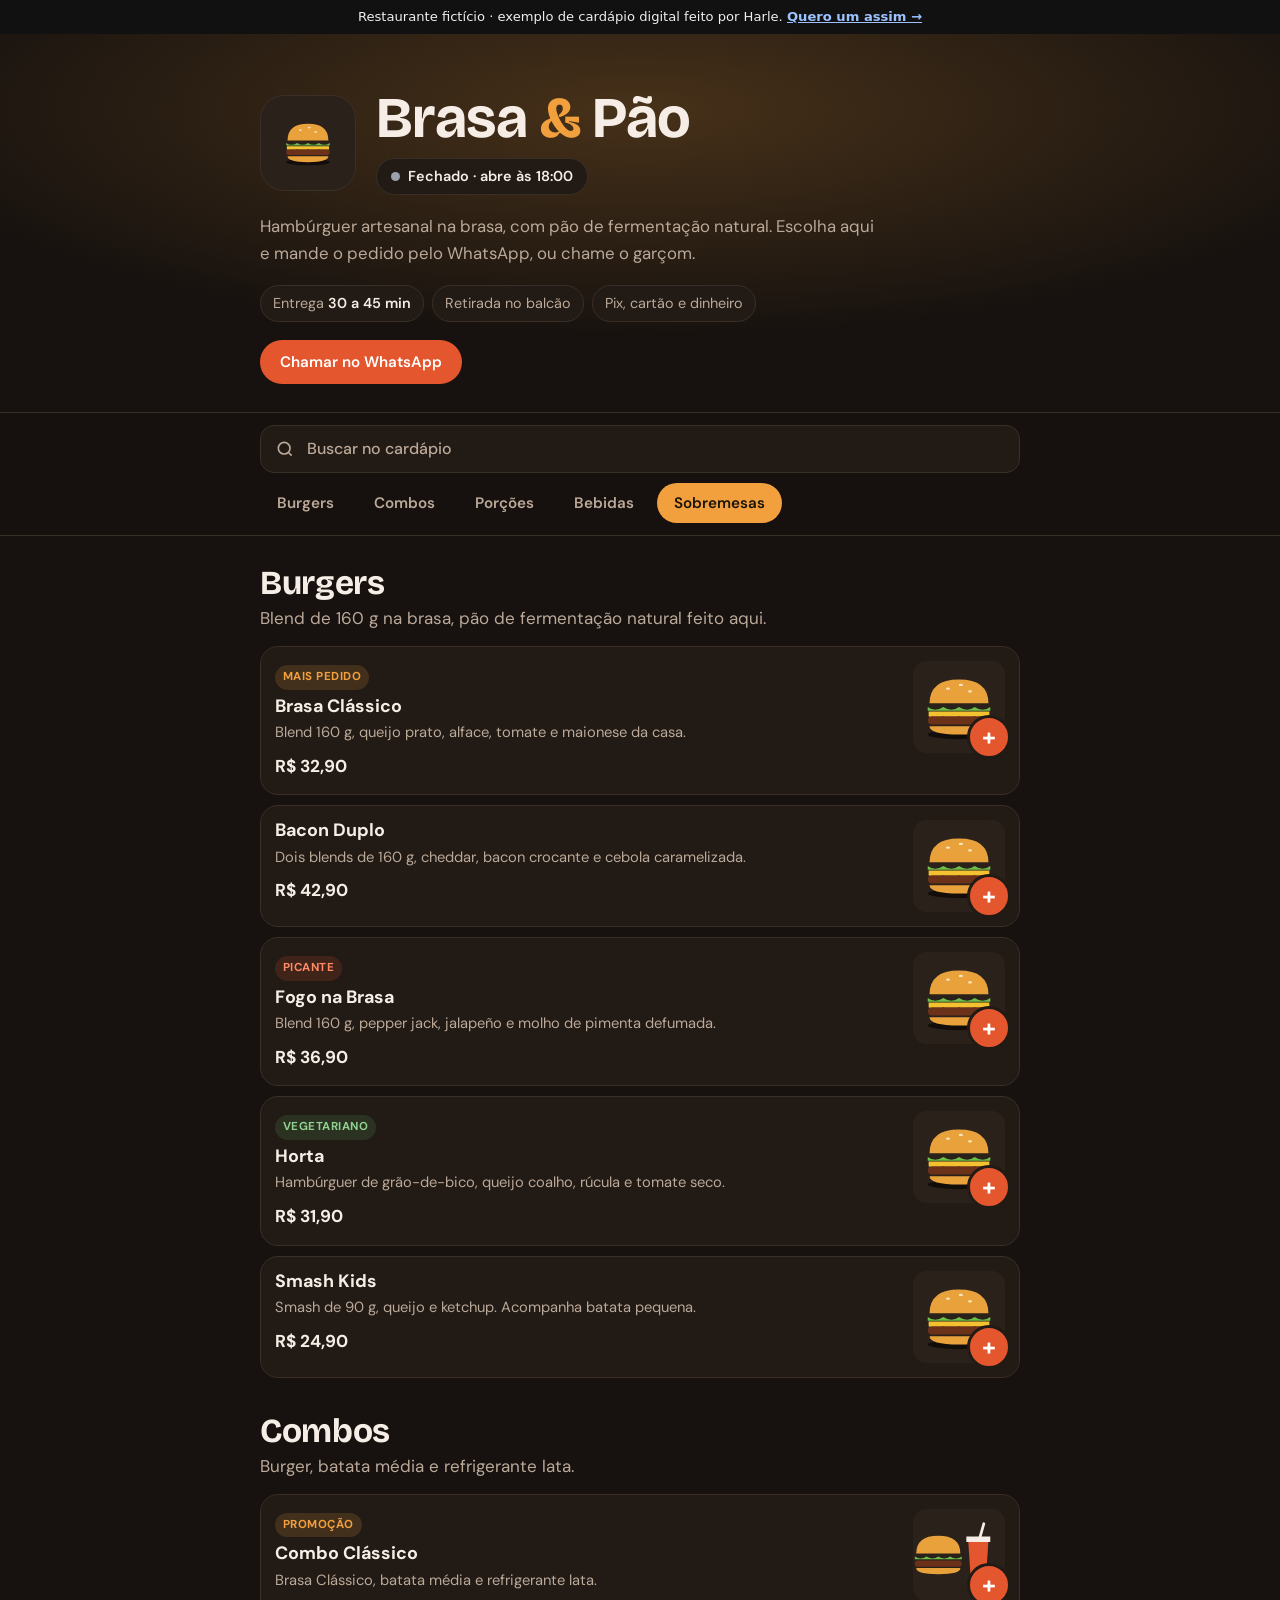
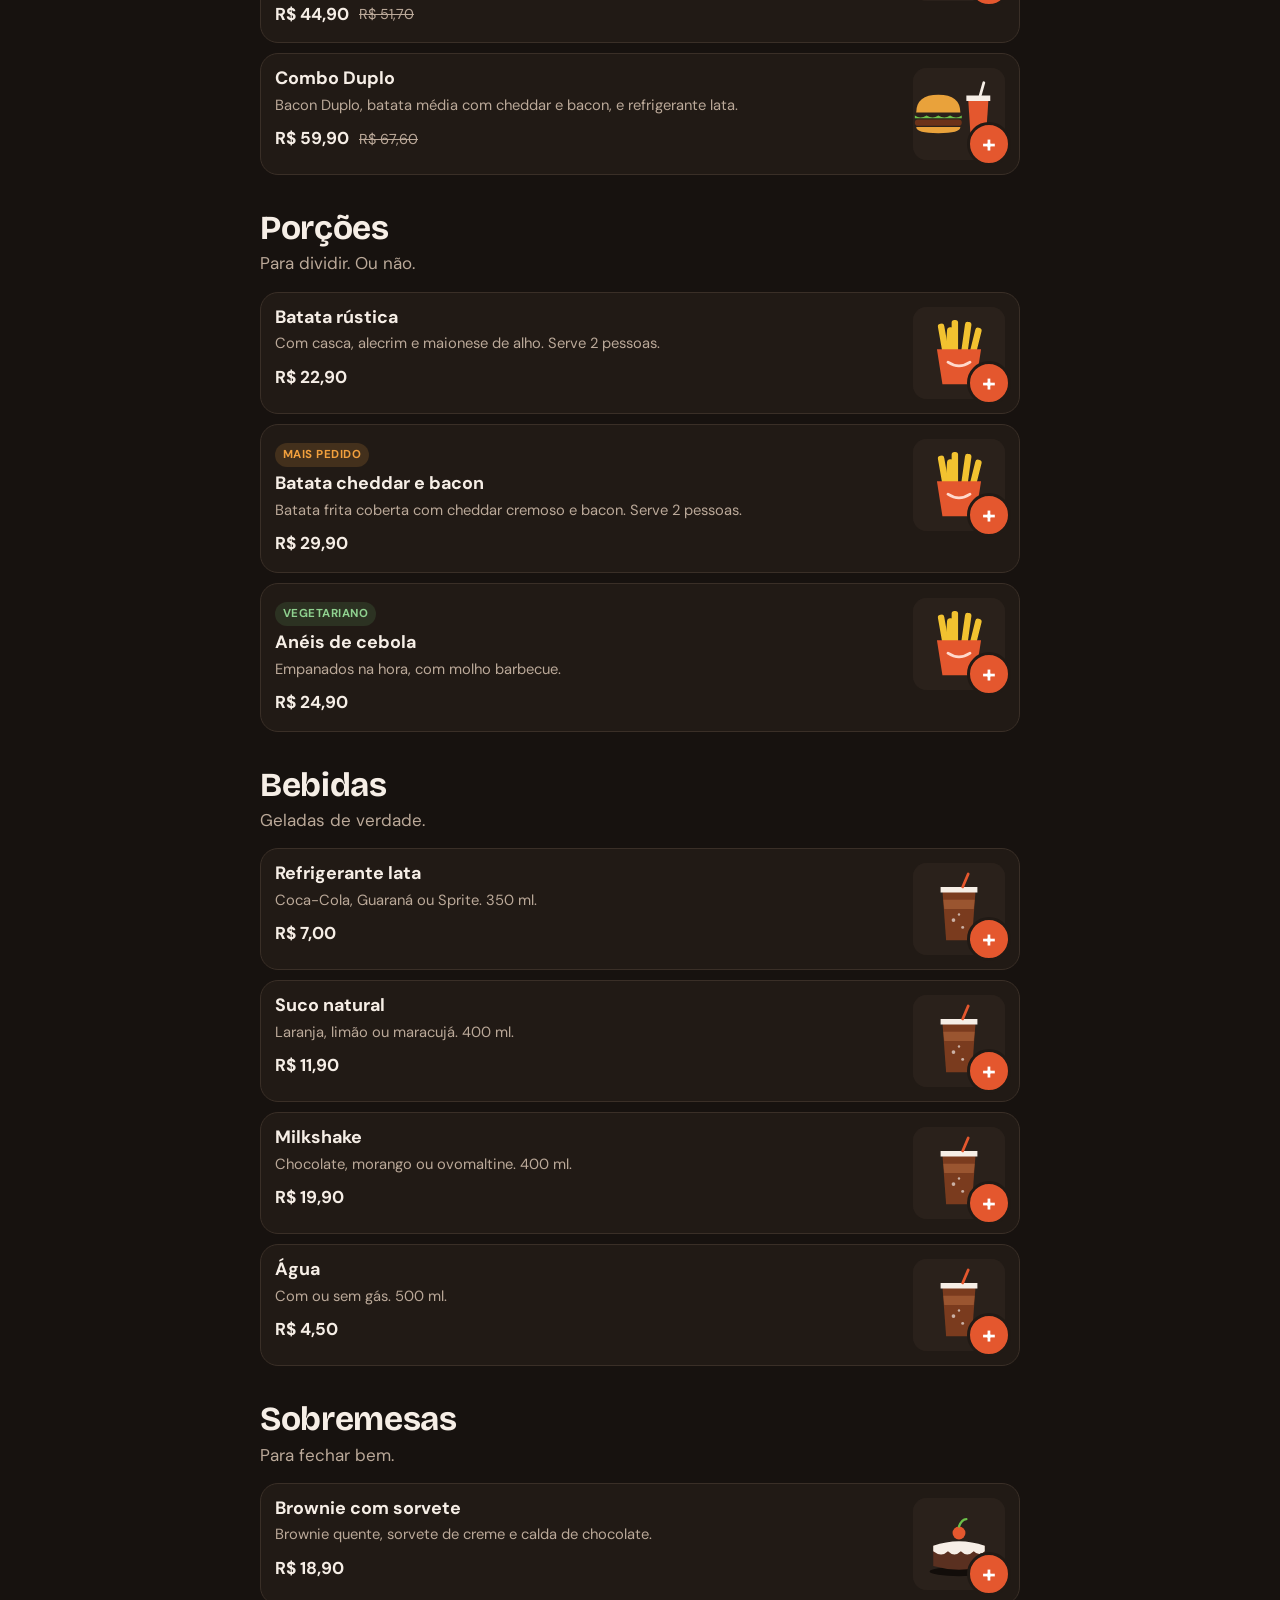
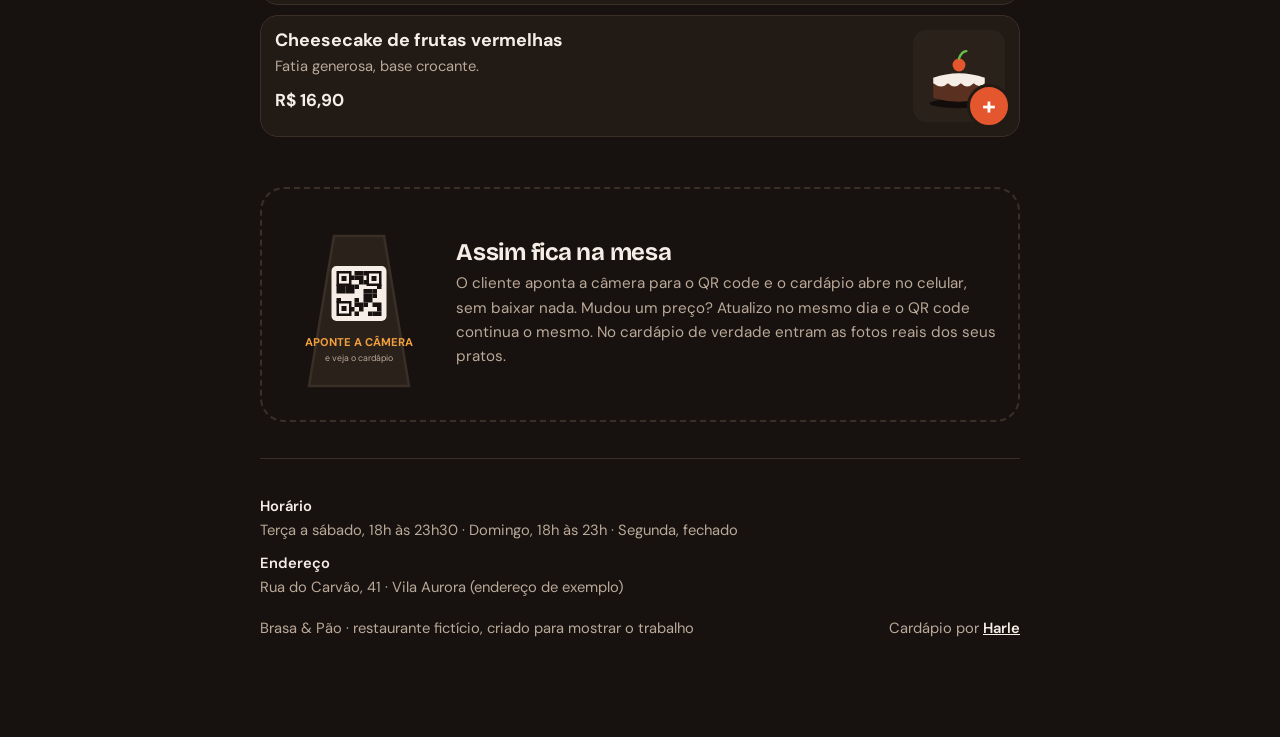
<file: lojas/cardapio/index.html>
<!doctype html>
<html lang="pt-BR">
<head>
<meta charset="utf-8">
<meta name="viewport" content="width=device-width, initial-scale=1">
<title>Brasa &amp; Pão · Cardápio digital (exemplo)</title>
<meta name="description" content="Exemplo de cardápio digital feito por Harle: abre no celular pelo QR code da mesa, com busca, categorias e pedido pelo WhatsApp.">
<meta property="og:title" content="Brasa &amp; Pão · exemplo de cardápio digital">
<meta property="og:description" content="Cardápio no celular pelo QR code da mesa, com busca, categorias e pedido pelo WhatsApp. Exemplo feito por Harle.">
<meta property="og:type" content="website">
<meta property="og:url" content="https://harlezinhuu.github.io/lojas/cardapio/">
<meta property="og:image" content="https://harlezinhuu.github.io/assets/og-cardapio.png">
<meta property="og:image:width" content="1200">
<meta property="og:image:height" content="630">
<meta name="twitter:card" content="summary_large_image">
<meta name="theme-color" content="#17120F">
<meta name="robots" content="noindex">
<link rel="icon" href="data:image/svg+xml,%3Csvg xmlns='http://www.w3.org/2000/svg' viewBox='0 0 64 64'%3E%3Cpath d='M10 30q0-18 22-18t22 18Z' fill='%23E9A23B'/%3E%3Crect x='8' y='33' width='48' height='8' rx='4' fill='%237A3B1E'/%3E%3Cpath d='M10 45h44q0 8-22 8t-22-8Z' fill='%23E9A23B'/%3E%3C/svg%3E">
<link rel="preconnect" href="https://fonts.googleapis.com">
<link rel="preconnect" href="https://fonts.gstatic.com" crossorigin>
<link href="https://fonts.googleapis.com/css2?family=Bricolage+Grotesque:opsz,wght@12..96,700;12..96,800&family=DM+Sans:wght@400;500;600;700&display=swap" rel="stylesheet">
<link rel="stylesheet" href="../base.css">
<style>
:root{
  --fundo:#17120F; --fundo-foto:#2A211B; --cartao:#211A15; --linha:#3A2F27;
  --texto:#F6EEE6; --suave:#BBA999; --marca:#F2A03D;
  --acao:#E4572E; --acao-forte:#C9441F; --sobre-acao:#fff;
  --titulo:"Bricolage Grotesque",system-ui,sans-serif; --corpo:"DM Sans",system-ui,sans-serif;
}
.menu{width:min(760px,100% - 32px);margin-inline:auto}
section{padding:0}

/* topo do cardápio */
.capa{position:relative;overflow:hidden;padding:clamp(28px,6vw,56px) 0 28px;border-bottom:1px solid var(--linha)}
.capa::before{content:"";position:absolute;inset:-40% -10% auto;height:120%;background:radial-gradient(closest-side,rgba(242,160,61,.22),transparent);pointer-events:none}
.capa .menu{position:relative;display:grid;grid-template-columns:auto 1fr;gap:18px 20px;align-items:center}
.selo{width:clamp(72px,14vw,96px);aspect-ratio:1;border-radius:24px;background:#2A211B;border:1px solid var(--linha);display:grid;place-items:center}
.selo svg{width:68%}
.capa h1{font-size:clamp(2.2rem,7vw,3.6rem);line-height:1}
.capa h1 em{font-style:normal;color:var(--marca)}
.capa .frase{grid-column:1/-1;color:var(--suave);font-size:1.05rem;max-width:52ch}
.infos{grid-column:1/-1;display:flex;flex-wrap:wrap;gap:8px;padding:0;list-style:none}
.infos li{padding:6px 12px;border-radius:999px;background:var(--cartao);border:1px solid var(--linha);font-size:.9rem;color:var(--suave)}
.infos li b{color:var(--texto);font-weight:600}
.aberto{background:var(--cartao);font-size:.9rem}
.capa .chamar{grid-column:1/-1;justify-self:start}
@media (max-width:520px){.capa .chamar{display:inline-flex}}

/* busca e abas */
.barra{position:sticky;top:0;z-index:20;background:color-mix(in srgb,var(--fundo) 92%,transparent);backdrop-filter:blur(10px);border-bottom:1px solid var(--linha);padding:12px 0 0}
.busca{display:flex;align-items:center;gap:10px;background:var(--cartao);border:1px solid var(--linha);border-radius:14px;padding:0 14px;min-height:48px}
.busca svg{width:20px;height:20px;color:var(--suave);flex:none}
.busca input{flex:1;min-width:0;background:transparent;border:0;color:var(--texto);font:500 1rem var(--corpo);outline:none;min-height:46px}
.busca input::placeholder{color:var(--suave)}
.busca:focus-within{border-color:var(--marca)}
.abas{display:flex;gap:6px;overflow-x:auto;scrollbar-width:none;padding:10px 0 12px;margin:0;list-style:none}
.abas::-webkit-scrollbar{display:none}
.abas a{display:inline-flex;align-items:center;min-height:40px;padding:0 16px;border-radius:999px;text-decoration:none;font-weight:600;font-size:.95rem;color:var(--suave);white-space:nowrap;border:1px solid transparent}
.abas a:hover{color:var(--texto)}
.abas a.ativa{background:var(--marca);color:#1B130C}

/* categorias e pratos */
.categoria{padding:30px 0 6px;scroll-margin-top:130px}
.categoria h2{font-size:clamp(1.6rem,5vw,2.1rem);margin-bottom:4px}
.categoria > p{color:var(--suave);margin-bottom:14px}
.pratos{list-style:none;padding:0;display:grid;gap:10px}
.prato{display:grid;grid-template-columns:1fr 92px;gap:14px;padding:14px;border-radius:18px;background:var(--cartao);border:1px solid var(--linha)}
.prato h3{font:700 1.12rem/1.2 var(--corpo);letter-spacing:0}
.prato p{color:var(--suave);font-size:.92rem;margin:4px 0 8px}
.prato .linha-preco{display:flex;align-items:center;gap:10px;flex-wrap:wrap}
.prato .preco{font-weight:700;font-size:1.08rem}
.prato .de{color:var(--suave);text-decoration:line-through;font-size:.9rem}
.tag{display:inline-block;font-size:.72rem;font-weight:700;letter-spacing:.04em;text-transform:uppercase;padding:3px 8px;border-radius:999px;margin-bottom:6px}
.tag.top{background:rgba(242,160,61,.16);color:var(--marca)}
.tag.veg{background:rgba(110,190,110,.15);color:#8FD18F}
.tag.picante{background:rgba(228,87,46,.16);color:#FF8A66}
.prato .foto{position:relative;width:92px;height:92px;border-radius:14px;background:var(--fundo-foto);overflow:visible}
.prato .foto svg{width:100%;height:100%;border-radius:14px}
.prato .mais{position:absolute;right:-6px;bottom:-6px;width:44px;height:44px;border-radius:50%;border:3px solid var(--cartao);background:var(--acao);color:#fff;font:700 1.5rem/1 var(--corpo);cursor:pointer;display:grid;place-items:center}
.prato .mais:hover{background:var(--acao-forte)}
.prato[hidden],.categoria[hidden]{display:none}
.vazio{display:none;text-align:center;color:var(--suave);padding:40px 0}
.vazio.ver{display:block}

/* na mesa */
.mesa{margin:44px 0 8px;display:grid;grid-template-columns:150px 1fr;gap:22px;align-items:center;padding:22px;border-radius:24px;border:2px dashed var(--linha)}
.mesa svg{width:100%}
.mesa h2{font-size:1.5rem;margin-bottom:6px}
.mesa p{color:var(--suave);font-size:.95rem}
@media (max-width:520px){.mesa{grid-template-columns:1fr;text-align:center}.mesa svg{max-width:130px;margin-inline:auto}}

.rodape{margin-top:36px}
.rodape dl{display:grid;gap:10px;margin-bottom:18px}
.rodape dt{font-weight:600;color:var(--texto)}
</style>
</head>
<body data-horario="2-6 18:00-23:30; 0 18:00-23:00">

<svg width="0" height="0" style="position:absolute" aria-hidden="true">
  <symbol id="i-burger" viewBox="0 0 100 100"><rect width="100" height="100" fill="#2A211B"/><ellipse cx="50" cy="80" rx="34" ry="5" fill="#120D0A"/><path d="M18 46q0-26 32-26t32 26Z" fill="#E9A23B"/><g fill="#FFF3DC" opacity=".85"><ellipse cx="38" cy="30" rx="2.2" ry="1.3"/><ellipse cx="52" cy="26" rx="2.2" ry="1.3"/><ellipse cx="62" cy="33" rx="2.2" ry="1.3"/></g><path d="M16 50q8 6 17 0 9 6 17 0 9 6 17 0 9 6 17 0v4H16Z" fill="#6CC04A"/><path d="M17 55h66v5q-8 5-16 0-9 5-17 0-9 5-17 0-8 5-16 0Z" fill="#F2C230"/><rect x="16" y="60" width="68" height="9" rx="4.5" fill="#6B3219"/><path d="M18 71h64q0 9-32 9t-32-9Z" fill="#E9A23B"/></symbol>
  <symbol id="i-combo" viewBox="0 0 100 100"><rect width="100" height="100" fill="#2A211B"/><path d="M60 34h22l-3 46H63Z" fill="#E4572E"/><path d="M58 30h26v6H58Z" fill="#F6EEE6"/><path d="M73 30l4-14" stroke="#F6EEE6" stroke-width="3" stroke-linecap="round"/><g transform="translate(-10 14) scale(.75)"><path d="M18 46q0-26 32-26t32 26Z" fill="#E9A23B"/><path d="M16 50q8 6 17 0 9 6 17 0 9 6 17 0 9 6 17 0v4H16Z" fill="#6CC04A"/><rect x="16" y="56" width="68" height="9" rx="4.5" fill="#6B3219"/><path d="M18 67h64q0 9-32 9t-32-9Z" fill="#E9A23B"/></g></symbol>
  <symbol id="i-batata" viewBox="0 0 100 100"><rect width="100" height="100" fill="#2A211B"/><g fill="#F2C230"><rect x="30" y="18" width="7" height="40" rx="3" transform="rotate(-10 33 38)"/><rect x="42" y="14" width="7" height="44" rx="3"/><rect x="54" y="16" width="7" height="42" rx="3" transform="rotate(8 57 37)"/><rect x="64" y="22" width="7" height="36" rx="3" transform="rotate(14 67 40)"/><rect x="36" y="22" width="7" height="36" rx="3" transform="rotate(4 39 40)"/></g><path d="M26 46h48l-6 38H32Z" fill="#E4572E"/><path d="M38 60q12 8 24 0" stroke="#FFD9CC" stroke-width="3" fill="none" stroke-linecap="round"/></symbol>
  <symbol id="i-copo" viewBox="0 0 100 100"><rect width="100" height="100" fill="#2A211B"/><path d="M32 30h36l-4 54H36Z" fill="#7A3B1E"/><path d="M33 40h34l-1 10H34Z" fill="#9A5530"/><g fill="#FFF" opacity=".6"><circle cx="44" cy="62" r="2"/><circle cx="54" cy="70" r="1.6"/><circle cx="50" cy="56" r="1.3"/></g><path d="M30 26h40v6H30Z" fill="#F6EEE6"/><path d="M54 26l6-14" stroke="#E4572E" stroke-width="3" stroke-linecap="round"/></symbol>
  <symbol id="i-doce" viewBox="0 0 100 100"><rect width="100" height="100" fill="#2A211B"/><ellipse cx="50" cy="80" rx="32" ry="5" fill="#120D0A"/><path d="M22 52h56v22q-28 8-56 0Z" fill="#5A3020"/><path d="M22 52q28-10 56 0v6q-6 6-12 0-7 7-14 0-7 7-14 0-7 7-16 0Z" fill="#F6EEE6"/><circle cx="50" cy="38" r="7" fill="#E4572E"/><path d="M50 31q3-8 8-8" stroke="#6CC04A" stroke-width="2.5" fill="none" stroke-linecap="round"/></symbol>
</svg>

<div class="demo">Restaurante fictício · exemplo de cardápio digital feito por Harle. <a href="../../#lojas">Quero um assim →</a></div>

<header class="capa">
  <div class="menu">
    <div class="selo" aria-hidden="true"><svg viewBox="0 0 100 100"><use href="#i-burger"/></svg></div>
    <div>
      <h1>Brasa <em>&amp;</em> Pão</h1>
      <p class="aberto" data-aberto style="margin-top:10px"><i></i><span>Horário</span></p>
    </div>
    <p class="frase">Hambúrguer artesanal na brasa, com pão de fermentação natural. Escolha aqui e mande o pedido pelo WhatsApp, ou chame o garçom.</p>
    <ul class="infos">
      <li>Entrega <b>30 a 45 min</b></li>
      <li>Retirada no balcão</li>
      <li>Pix, cartão e dinheiro</li>
    </ul>
    <a class="btn zap pequeno chamar" href="#" data-zap="">Chamar no WhatsApp</a>
  </div>
</header>

<div class="barra">
  <div class="menu">
    <label class="busca"><svg viewBox="0 0 24 24" fill="none" stroke="currentColor" stroke-width="2" aria-hidden="true"><circle cx="11" cy="11" r="7"/><path d="m20 20-3.5-3.5"/></svg><input id="busca" type="search" placeholder="Buscar no cardápio" aria-label="Buscar no cardápio" autocomplete="off"></label>
    <ul class="abas" id="abas">
      <li><a href="#burgers" class="ativa">Burgers</a></li>
      <li><a href="#combos">Combos</a></li>
      <li><a href="#porcoes">Porções</a></li>
      <li><a href="#bebidas">Bebidas</a></li>
      <li><a href="#sobremesas">Sobremesas</a></li>
    </ul>
  </div>
</div>

<main class="menu">
  <section class="categoria" id="burgers">
    <h2>Burgers</h2>
    <p>Blend de 160 g na brasa, pão de fermentação natural feito aqui.</p>
    <ul class="pratos">
      <li class="prato"><div><span class="tag top">Mais pedido</span><h3>Brasa Clássico</h3><p>Blend 160 g, queijo prato, alface, tomate e maionese da casa.</p><div class="linha-preco"><span class="preco">R$ 32,90</span></div></div><div class="foto"><svg viewBox="0 0 100 100" aria-hidden="true"><use href="#i-burger"/></svg><button class="mais" data-zap="um Brasa Clássico" aria-label="Pedir Brasa Clássico">+</button></div></li>
      <li class="prato"><div><h3>Bacon Duplo</h3><p>Dois blends de 160 g, cheddar, bacon crocante e cebola caramelizada.</p><div class="linha-preco"><span class="preco">R$ 42,90</span></div></div><div class="foto"><svg viewBox="0 0 100 100" aria-hidden="true"><use href="#i-burger"/></svg><button class="mais" data-zap="um Bacon Duplo" aria-label="Pedir Bacon Duplo">+</button></div></li>
      <li class="prato"><div><span class="tag picante">Picante</span><h3>Fogo na Brasa</h3><p>Blend 160 g, pepper jack, jalapeño e molho de pimenta defumada.</p><div class="linha-preco"><span class="preco">R$ 36,90</span></div></div><div class="foto"><svg viewBox="0 0 100 100" aria-hidden="true"><use href="#i-burger"/></svg><button class="mais" data-zap="um Fogo na Brasa" aria-label="Pedir Fogo na Brasa">+</button></div></li>
      <li class="prato"><div><span class="tag veg">Vegetariano</span><h3>Horta</h3><p>Hambúrguer de grão-de-bico, queijo coalho, rúcula e tomate seco.</p><div class="linha-preco"><span class="preco">R$ 31,90</span></div></div><div class="foto"><svg viewBox="0 0 100 100" aria-hidden="true"><use href="#i-burger"/></svg><button class="mais" data-zap="um Horta" aria-label="Pedir Horta">+</button></div></li>
      <li class="prato"><div><h3>Smash Kids</h3><p>Smash de 90 g, queijo e ketchup. Acompanha batata pequena.</p><div class="linha-preco"><span class="preco">R$ 24,90</span></div></div><div class="foto"><svg viewBox="0 0 100 100" aria-hidden="true"><use href="#i-burger"/></svg><button class="mais" data-zap="um Smash Kids" aria-label="Pedir Smash Kids">+</button></div></li>
    </ul>
  </section>

  <section class="categoria" id="combos">
    <h2>Combos</h2>
    <p>Burger, batata média e refrigerante lata.</p>
    <ul class="pratos">
      <li class="prato"><div><span class="tag top">Promoção</span><h3>Combo Clássico</h3><p>Brasa Clássico, batata média e refrigerante lata.</p><div class="linha-preco"><span class="preco">R$ 44,90</span><span class="de">R$ 51,70</span></div></div><div class="foto"><svg viewBox="0 0 100 100" aria-hidden="true"><use href="#i-combo"/></svg><button class="mais" data-zap="um Combo Clássico" aria-label="Pedir Combo Clássico">+</button></div></li>
      <li class="prato"><div><h3>Combo Duplo</h3><p>Bacon Duplo, batata média com cheddar e bacon, e refrigerante lata.</p><div class="linha-preco"><span class="preco">R$ 59,90</span><span class="de">R$ 67,60</span></div></div><div class="foto"><svg viewBox="0 0 100 100" aria-hidden="true"><use href="#i-combo"/></svg><button class="mais" data-zap="um Combo Duplo" aria-label="Pedir Combo Duplo">+</button></div></li>
    </ul>
  </section>

  <section class="categoria" id="porcoes">
    <h2>Porções</h2>
    <p>Para dividir. Ou não.</p>
    <ul class="pratos">
      <li class="prato"><div><h3>Batata rústica</h3><p>Com casca, alecrim e maionese de alho. Serve 2 pessoas.</p><div class="linha-preco"><span class="preco">R$ 22,90</span></div></div><div class="foto"><svg viewBox="0 0 100 100" aria-hidden="true"><use href="#i-batata"/></svg><button class="mais" data-zap="uma batata rústica" aria-label="Pedir Batata rústica">+</button></div></li>
      <li class="prato"><div><span class="tag top">Mais pedido</span><h3>Batata cheddar e bacon</h3><p>Batata frita coberta com cheddar cremoso e bacon. Serve 2 pessoas.</p><div class="linha-preco"><span class="preco">R$ 29,90</span></div></div><div class="foto"><svg viewBox="0 0 100 100" aria-hidden="true"><use href="#i-batata"/></svg><button class="mais" data-zap="uma batata cheddar e bacon" aria-label="Pedir Batata cheddar e bacon">+</button></div></li>
      <li class="prato"><div><span class="tag veg">Vegetariano</span><h3>Anéis de cebola</h3><p>Empanados na hora, com molho barbecue.</p><div class="linha-preco"><span class="preco">R$ 24,90</span></div></div><div class="foto"><svg viewBox="0 0 100 100" aria-hidden="true"><use href="#i-batata"/></svg><button class="mais" data-zap="anéis de cebola" aria-label="Pedir Anéis de cebola">+</button></div></li>
    </ul>
  </section>

  <section class="categoria" id="bebidas">
    <h2>Bebidas</h2>
    <p>Geladas de verdade.</p>
    <ul class="pratos">
      <li class="prato"><div><h3>Refrigerante lata</h3><p>Coca-Cola, Guaraná ou Sprite. 350 ml.</p><div class="linha-preco"><span class="preco">R$ 7,00</span></div></div><div class="foto"><svg viewBox="0 0 100 100" aria-hidden="true"><use href="#i-copo"/></svg><button class="mais" data-zap="um refrigerante lata" aria-label="Pedir Refrigerante lata">+</button></div></li>
      <li class="prato"><div><h3>Suco natural</h3><p>Laranja, limão ou maracujá. 400 ml.</p><div class="linha-preco"><span class="preco">R$ 11,90</span></div></div><div class="foto"><svg viewBox="0 0 100 100" aria-hidden="true"><use href="#i-copo"/></svg><button class="mais" data-zap="um suco natural" aria-label="Pedir Suco natural">+</button></div></li>
      <li class="prato"><div><h3>Milkshake</h3><p>Chocolate, morango ou ovomaltine. 400 ml.</p><div class="linha-preco"><span class="preco">R$ 19,90</span></div></div><div class="foto"><svg viewBox="0 0 100 100" aria-hidden="true"><use href="#i-copo"/></svg><button class="mais" data-zap="um milkshake" aria-label="Pedir Milkshake">+</button></div></li>
      <li class="prato"><div><h3>Água</h3><p>Com ou sem gás. 500 ml.</p><div class="linha-preco"><span class="preco">R$ 4,50</span></div></div><div class="foto"><svg viewBox="0 0 100 100" aria-hidden="true"><use href="#i-copo"/></svg><button class="mais" data-zap="uma água" aria-label="Pedir Água">+</button></div></li>
    </ul>
  </section>

  <section class="categoria" id="sobremesas">
    <h2>Sobremesas</h2>
    <p>Para fechar bem.</p>
    <ul class="pratos">
      <li class="prato"><div><h3>Brownie com sorvete</h3><p>Brownie quente, sorvete de creme e calda de chocolate.</p><div class="linha-preco"><span class="preco">R$ 18,90</span></div></div><div class="foto"><svg viewBox="0 0 100 100" aria-hidden="true"><use href="#i-doce"/></svg><button class="mais" data-zap="um brownie com sorvete" aria-label="Pedir Brownie com sorvete">+</button></div></li>
      <li class="prato"><div><h3>Cheesecake de frutas vermelhas</h3><p>Fatia generosa, base crocante.</p><div class="linha-preco"><span class="preco">R$ 16,90</span></div></div><div class="foto"><svg viewBox="0 0 100 100" aria-hidden="true"><use href="#i-doce"/></svg><button class="mais" data-zap="um cheesecake" aria-label="Pedir Cheesecake">+</button></div></li>
    </ul>
  </section>

  <p class="vazio" id="vazio" role="status">Nada com esse nome no cardápio. Tente outra palavra.</p>

  <div class="mesa">
    <svg viewBox="0 0 120 150" aria-hidden="true">
      <path d="M20 140 40 20h40l20 120Z" fill="#2A211B" stroke="#3A2F27" stroke-width="2"/>
      <rect x="38" y="44" width="44" height="44" rx="4" fill="#F6EEE6"/>
      <g fill="#17120F" id="qr"></g>
      <text x="60" y="108" text-anchor="middle" font-family="DM Sans,sans-serif" font-size="9" font-weight="700" fill="#F2A03D">APONTE A CÂMERA</text>
      <text x="60" y="120" text-anchor="middle" font-family="DM Sans,sans-serif" font-size="7" fill="#BBA999">e veja o cardápio</text>
    </svg>
    <div>
      <h2>Assim fica na mesa</h2>
      <p>O cliente aponta a câmera para o QR code e o cardápio abre no celular, sem baixar nada. Mudou um preço? Atualizo no mesmo dia e o QR code continua o mesmo. No cardápio de verdade entram as fotos reais dos seus pratos.</p>
    </div>
  </div>

  <footer class="rodape">
    <dl>
      <div><dt>Horário</dt><dd>Terça a sábado, 18h às 23h30 · Domingo, 18h às 23h · Segunda, fechado</dd></div>
      <div><dt>Endereço</dt><dd>Rua do Carvão, 41 · Vila Aurora (endereço de exemplo)</dd></div>
    </dl>
    <div class="wrap" style="width:100%;padding:0"><span>Brasa &amp; Pão · restaurante fictício, criado para mostrar o trabalho</span><span>Cardápio por <a href="../../#lojas">Harle</a></span></div>
  </footer>
</main>


<script src="../base.js" defer></script>
<script>
(function () {
  // QR code decorativo da plaquinha (desenho, não é um QR de verdade)
  var g = document.getElementById('qr'), s = 7, n = '', seed = 41
  function r() { seed = (seed * 9301 + 49297) % 233280; return seed / 233280 }
  function canto(x, y) { n += '<rect x="' + x + '" y="' + y + '" width="12" height="12"/><rect x="' + (x + 2) + '" y="' + (y + 2) + '" width="8" height="8" fill="#F6EEE6"/><rect x="' + (x + 4) + '" y="' + (y + 4) + '" width="4" height="4"/>' }
  for (var i = 0; i < 10; i++) for (var j = 0; j < 10; j++) {
    var na = (i < 3 && j < 3) || (i > 6 && j < 3) || (i < 3 && j > 6)
    if (!na && r() > .5) n += '<rect x="' + (42 + i * 3.6) + '" y="' + (48 + j * 3.6) + '" width="3.6" height="3.6"/>'
  }
  canto(42, 48); canto(66, 48); canto(42, 72)
  g.innerHTML = n

  // Busca no cardápio
  var campo = document.getElementById('busca'), pratos = document.querySelectorAll('.prato'), cats = document.querySelectorAll('.categoria'), vazio = document.getElementById('vazio')
  function semAcento(t) { return t.normalize('NFD').replace(/[̀-ͯ]/g, '').toLowerCase() }
  campo.addEventListener('input', function () {
    var q = semAcento(campo.value.trim()), achou = 0
    pratos.forEach(function (p) { var ok = !q || semAcento(p.textContent).indexOf(q) >= 0; p.hidden = !ok; if (ok) achou++ })
    cats.forEach(function (c) { c.hidden = !!q && !c.querySelector('.prato:not([hidden])') })
    vazio.classList.toggle('ver', achou === 0)
  })

  // Aba da categoria que está na tela
  var abas = document.querySelectorAll('#abas a')
  function marcar(id) {
    abas.forEach(function (a) {
      var sim = a.getAttribute('href') === '#' + id
      a.classList.toggle('ativa', sim)
      if (sim && a.scrollIntoView) a.parentNode.parentNode.scrollTo({ left: a.offsetLeft - 16, behavior: 'smooth' })
    })
  }
  if ('IntersectionObserver' in window) {
    var io = new IntersectionObserver(function (es) { es.forEach(function (e) { if (e.isIntersecting) marcar(e.target.id) }) }, { rootMargin: '-140px 0px -60% 0px' })
    cats.forEach(function (c) { io.observe(c) })
  }
})()
</script>
</body>
</html>
</file>
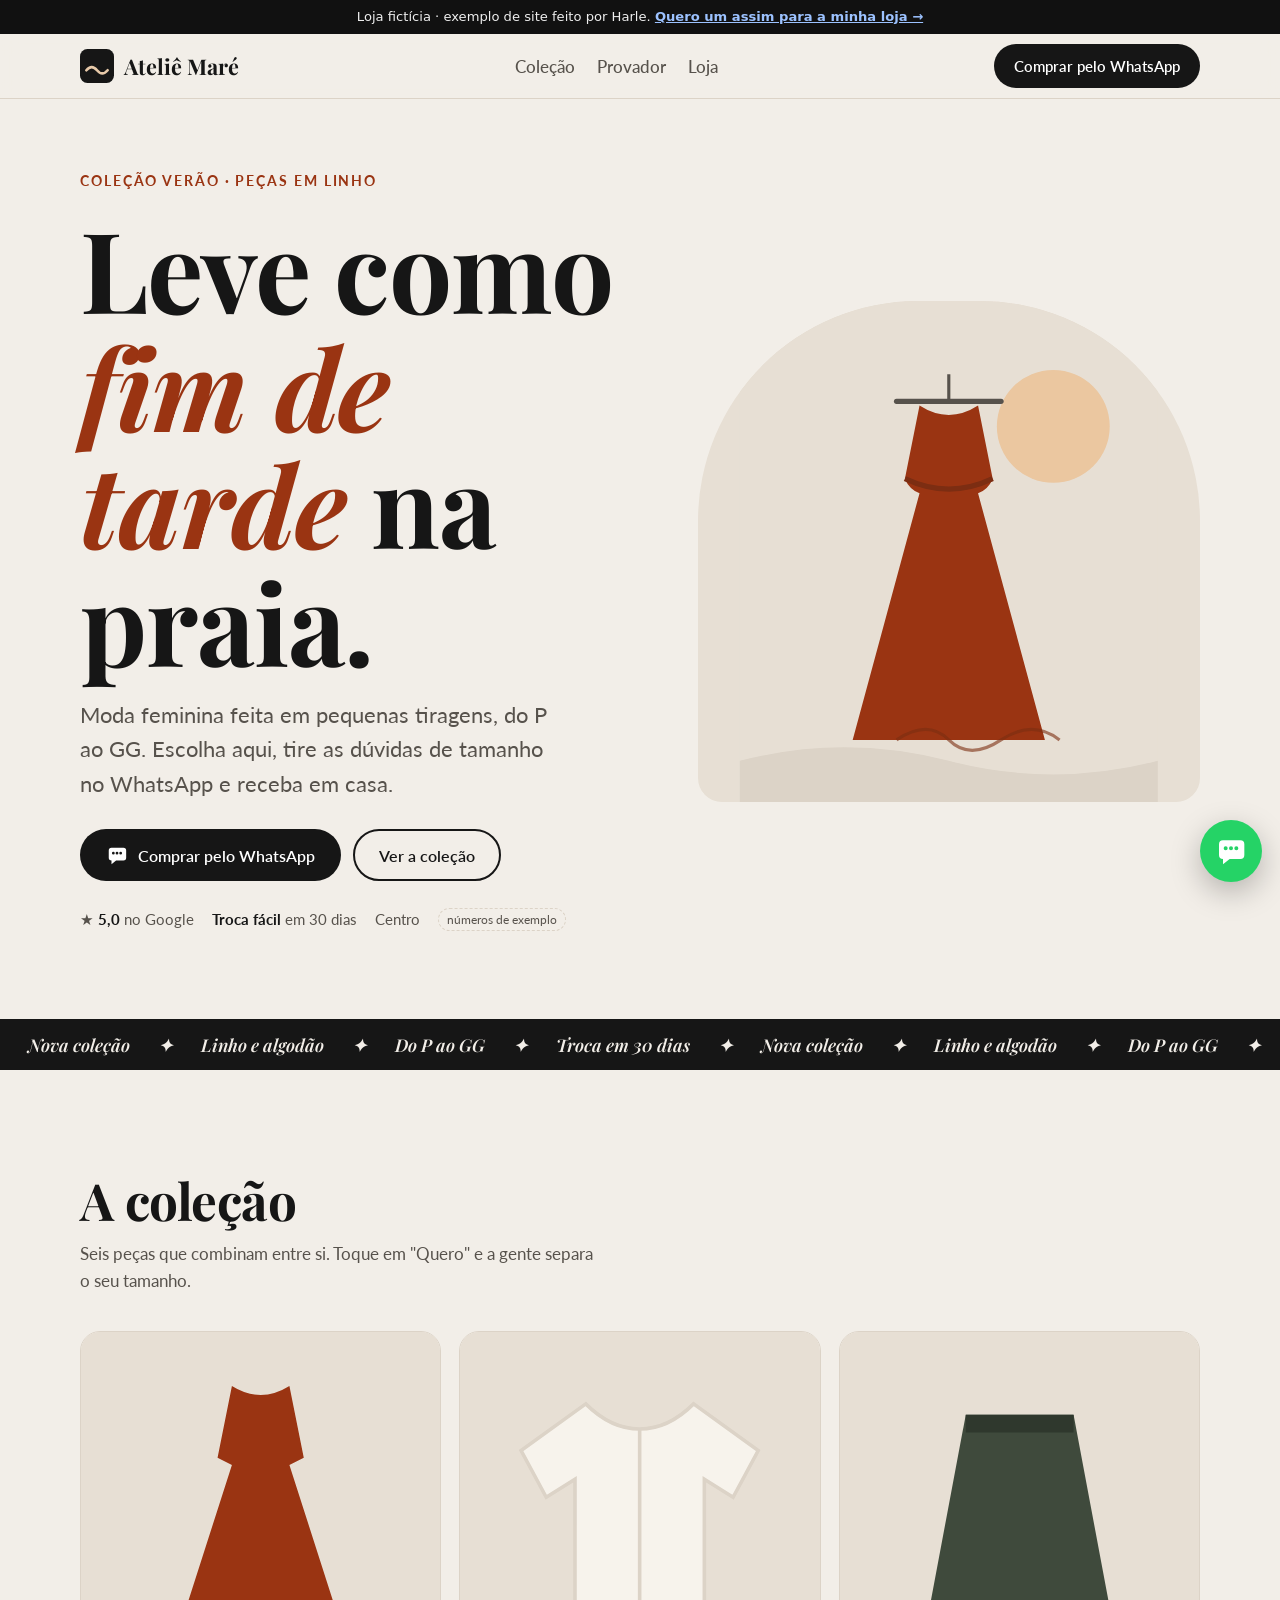
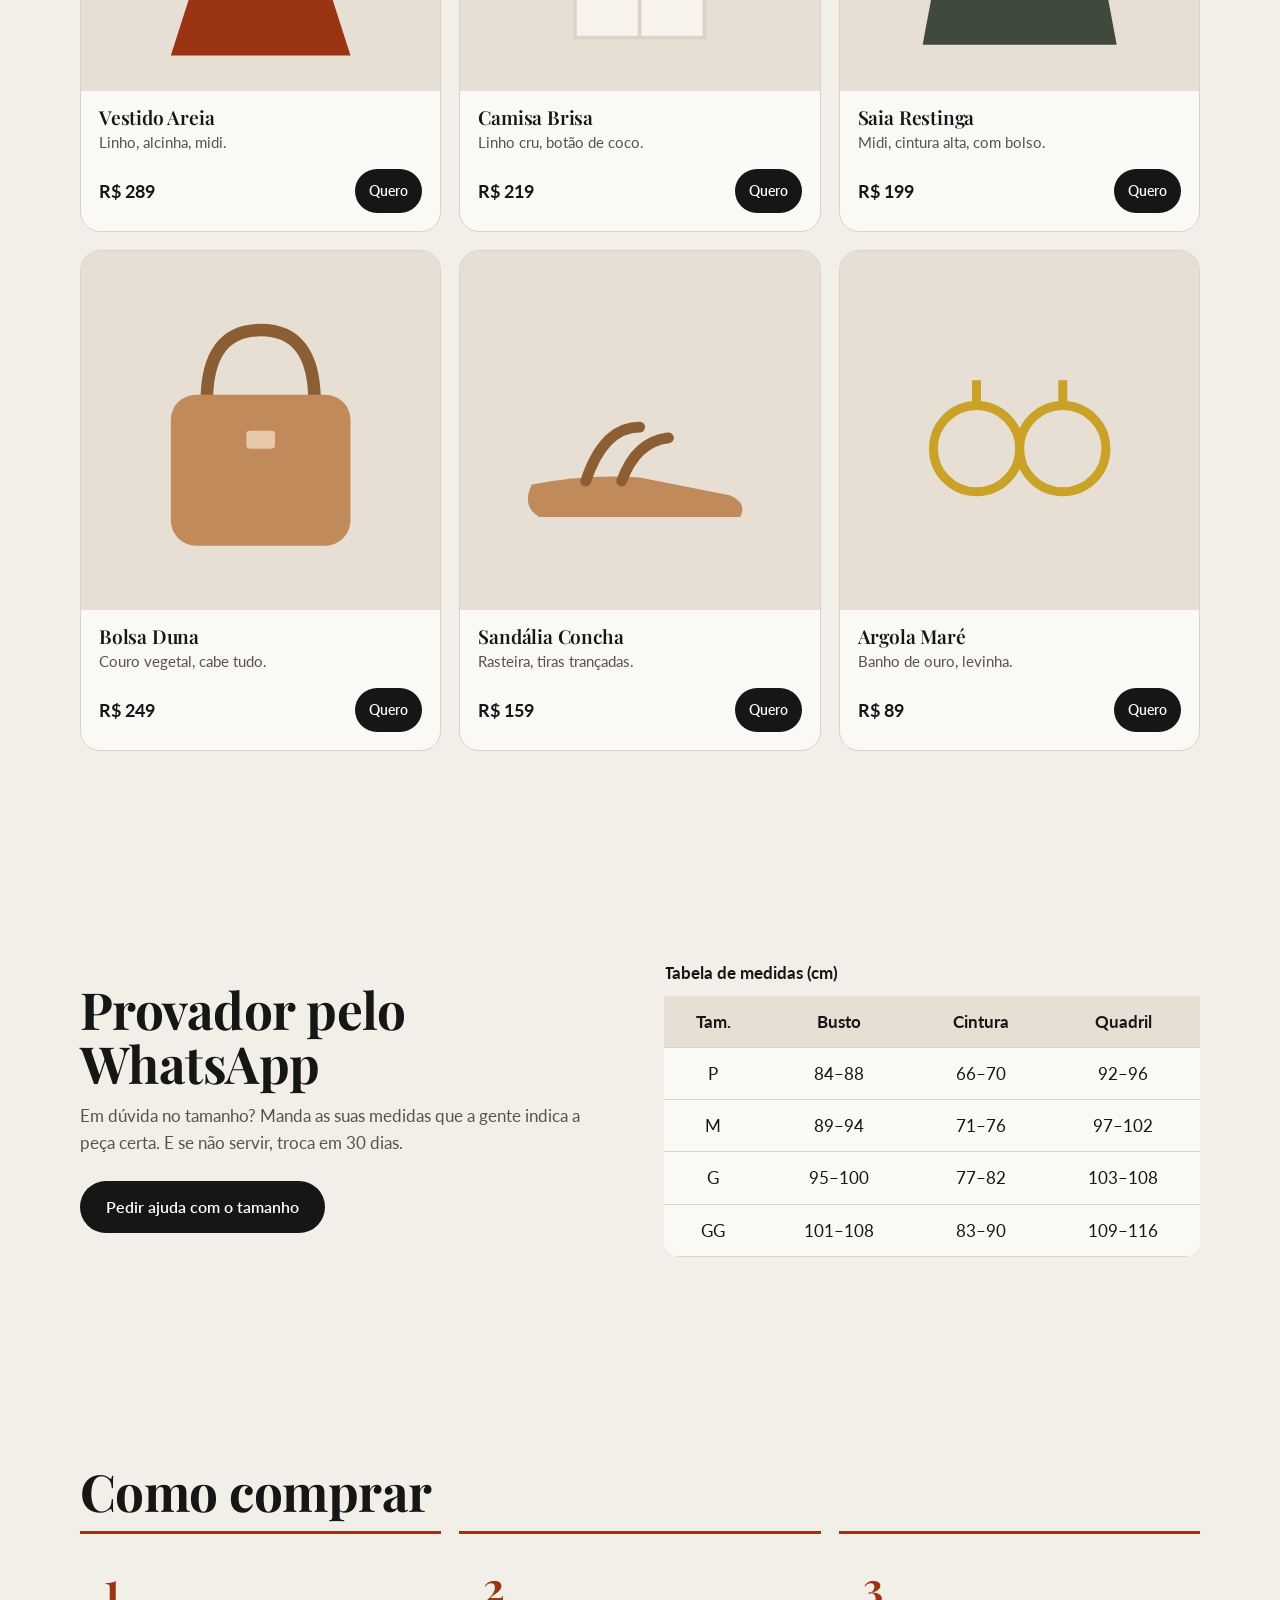
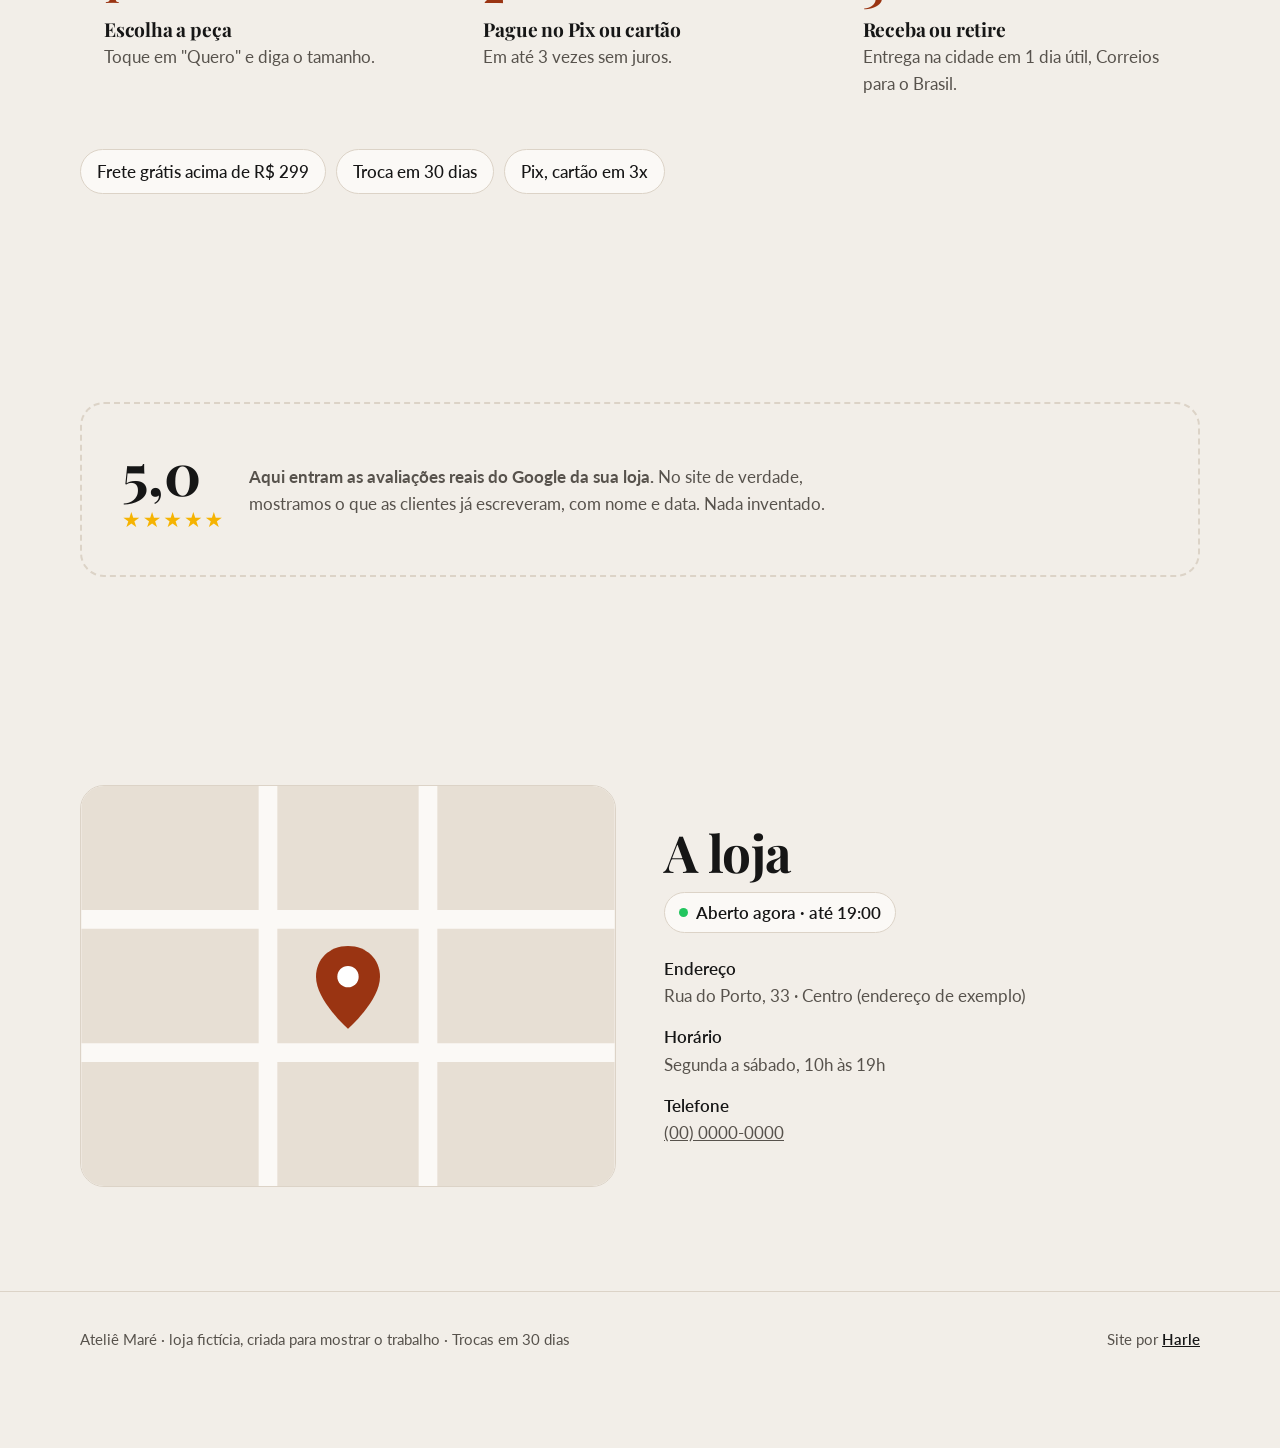
<file: lojas/moda/index.html>
<!doctype html>
<html lang="pt-BR">
<head>
<meta charset="utf-8">
<meta name="viewport" content="width=device-width, initial-scale=1">
<title>Ateliê Maré · Moda feminina (site de exemplo)</title>
<meta name="description" content="Exemplo de site para loja de roupas feito por Harle: coleção em destaque, provador pelo WhatsApp, trocas e entrega claras.">
<meta property="og:title" content="Ateliê Maré · site de exemplo para loja de roupas">
<meta property="og:description" content="Exemplo de site para loja de roupas feito por Harle.">
<meta property="og:type" content="website">
<meta property="og:url" content="https://harlezinhuu.github.io/lojas/moda/">
<meta property="og:image" content="https://harlezinhuu.github.io/assets/og-moda.png">
<meta property="og:image:width" content="1200">
<meta property="og:image:height" content="630">
<meta name="twitter:card" content="summary_large_image">
<meta name="theme-color" content="#F2EEE8">
<meta name="robots" content="noindex">
<link rel="icon" href="data:image/svg+xml,%3Csvg xmlns='http://www.w3.org/2000/svg' viewBox='0 0 64 64'%3E%3Crect width='64' height='64' rx='14' fill='%23161616'/%3E%3Cpath d='M12 40q10-12 20 0t20 0' stroke='%23E7C9A9' stroke-width='5' fill='none' stroke-linecap='round'/%3E%3C/svg%3E">
<link rel="preconnect" href="https://fonts.googleapis.com">
<link rel="preconnect" href="https://fonts.gstatic.com" crossorigin>
<link href="https://fonts.googleapis.com/css2?family=Playfair+Display:ital,wght@0,600;0,700;1,600&family=Lato:wght@400;700&display=swap" rel="stylesheet">
<link rel="stylesheet" href="../base.css">
<style>
:root{
  --fundo:#F2EEE8; --fundo-foto:#E7DFD4; --cartao:#FBF9F6; --linha:#DCD3C7;
  --texto:#161616; --suave:#57524C; --marca:#9A3412;
  --acao:#161616; --acao-forte:#000; --sobre-acao:#fff;
  --titulo:"Playfair Display",Georgia,serif; --corpo:"Lato",system-ui,sans-serif;
}
.hero h1 em{color:var(--marca)}
.hero .arte{border-radius:220px 220px 24px 24px;background:#E7DFD4}
.faixa{background:var(--texto);color:#F2EEE8;overflow:hidden;white-space:nowrap;padding:14px 0;font:600 1.1rem var(--titulo);font-style:italic}
.faixa div{display:inline-block;animation:corre 28s linear infinite}
.faixa span{margin:0 28px}
@keyframes corre{to{transform:translateX(-50%)}}
.vestido{transform-origin:200px 90px;animation:balanca 6s ease-in-out infinite}
@keyframes balanca{50%{transform:rotate(1.6deg)}}
.provador{display:grid;grid-template-columns:1fr 1fr;gap:clamp(20px,4vw,48px);align-items:center}
.medidas{width:100%;border-collapse:collapse;background:var(--cartao);border-radius:16px;overflow:hidden}
.medidas th,.medidas td{padding:12px 14px;text-align:center;border-bottom:1px solid var(--linha)}
.medidas th{font-weight:700;background:#E7DFD4}
@media (max-width:760px){.provador{grid-template-columns:1fr}}
.produto h3{font-weight:600}
</style>
</head>
<body data-horario="1-6 10:00-19:00">

<div class="demo">Loja fictícia · exemplo de site feito por Harle. <a href="../../#lojas">Quero um assim para a minha loja →</a></div>

<header class="topo">
  <div class="wrap">
    <a class="marca" href="#">
      <svg viewBox="0 0 64 64" aria-hidden="true"><rect width="64" height="64" rx="14" fill="#161616"/><path d="M12 40q10-12 20 0t20 0" stroke="#E7C9A9" stroke-width="5" fill="none" stroke-linecap="round"/></svg>
      Ateliê Maré
    </a>
    <nav><a href="#colecao">Coleção</a><a href="#provador">Provador</a><a href="#onde">Loja</a></nav>
    <a class="btn zap pequeno" href="#" data-zap="ver a coleção">Comprar pelo WhatsApp</a>
  </div>
</header>

<main>
  <section class="hero">
    <div class="wrap">
      <div>
        <p style="font-weight:700;letter-spacing:.14em;text-transform:uppercase;font-size:.85rem;color:var(--marca);margin-bottom:16px">Coleção Verão · peças em linho</p>
        <h1>Leve como <em>fim de tarde</em> na praia.</h1>
        <p class="frase">Moda feminina feita em pequenas tiragens, do P ao GG. Escolha aqui, tire as dúvidas de tamanho no WhatsApp e receba em casa.</p>
        <div class="acoes">
          <a class="btn zap" href="#" data-zap="ver a coleção"><svg viewBox="0 0 24 24" fill="currentColor" aria-hidden="true"><path d="M5 4h14a3 3 0 0 1 3 3v8a3 3 0 0 1-3 3h-8l-5 4v-4a3 3 0 0 1-3-3V7a3 3 0 0 1 3-3Zm3 7.5a1.5 1.5 0 1 0 0-3 1.5 1.5 0 0 0 0 3Zm4 0a1.5 1.5 0 1 0 0-3 1.5 1.5 0 0 0 0 3Zm4 0a1.5 1.5 0 1 0 0-3 1.5 1.5 0 0 0 0 3Z" fill-rule="evenodd"/></svg>Comprar pelo WhatsApp</a>
          <a class="btn linha" href="#colecao">Ver a coleção</a>
        </div>
        <div class="prova"><span>★ <b>5,0</b> no Google</span><span><b>Troca fácil</b> em 30 dias</span><span>Centro</span><span class="exemplo">números de exemplo</span></div>
      </div>
      <div class="arte" aria-hidden="true">
        <svg viewBox="0 0 400 480" preserveAspectRatio="xMidYMid meet">
          <rect width="400" height="480" fill="#E7DFD4"/>
          <circle cx="300" cy="120" r="54" fill="#EBC7A0"/>
          <path d="M200 70v24" stroke="#57524C" stroke-width="3"/>
          <path d="M150 96h100" stroke="#57524C" stroke-width="5" stroke-linecap="round"/>
          <g class="vestido">
            <path d="M172 100q28 18 56 0l14 70q-4 10-14 14l64 236H108l64-236q-10-4-14-14Z" fill="#9A3412"/>
            <path d="M158 170q42 20 84 0" stroke="#7C2D12" stroke-width="5" fill="none"/>
            <path d="M150 420q30-20 50 0t50 0 56 0" stroke="#7C2D12" stroke-width="3" fill="none" opacity=".6"/>
          </g>
          <path d="M0 440q100-26 200 0t200 0v40H0Z" fill="#DCD3C7"/>
        </svg>
      </div>
    </div>
  </section>

  <div class="faixa" aria-hidden="true"><div><span>Nova coleção</span>✦<span>Linho e algodão</span>✦<span>Do P ao GG</span>✦<span>Troca em 30 dias</span>✦<span>Nova coleção</span>✦<span>Linho e algodão</span>✦<span>Do P ao GG</span>✦<span>Troca em 30 dias</span>✦</div></div>

  <section id="colecao">
    <div class="wrap">
      <h2 class="surge">A coleção</h2>
      <p class="lead surge">Seis peças que combinam entre si. Toque em "Quero" e a gente separa o seu tamanho.</p>
      <ul class="produtos">
        <li class="produto surge"><div class="foto"><svg viewBox="0 0 200 200" aria-hidden="true"><rect width="200" height="200" fill="#E7DFD4"/><path d="M84 30q16 10 32 0l8 40-8 4 34 106H50l34-106-8-4Z" fill="#9A3412"/></svg></div><div class="info"><h3>Vestido Areia</h3><p>Linho, alcinha, midi.</p><div class="preco">R$ 289 <button class="pedir" data-zap="o Vestido Areia">Quero</button></div></div></li>
        <li class="produto surge"><div class="foto"><svg viewBox="0 0 200 200" aria-hidden="true"><rect width="200" height="200" fill="#E7DFD4"/><path d="M70 40l-36 26 14 26 16-10v88h72V82l16 10 14-26-36-26q-14 14-30 14t-30-14Z" fill="#F7F3EC" stroke="#DCD3C7" stroke-width="2"/><path d="M100 54v116" stroke="#DCD3C7" stroke-width="2"/></svg></div><div class="info"><h3>Camisa Brisa</h3><p>Linho cru, botão de coco.</p><div class="preco">R$ 219 <button class="pedir" data-zap="a Camisa Brisa">Quero</button></div></div></li>
        <li class="produto surge"><div class="foto"><svg viewBox="0 0 200 200" aria-hidden="true"><rect width="200" height="200" fill="#E7DFD4"/><path d="M70 46h60l24 128H46Z" fill="#3F4A3C"/><path d="M70 46h60v10H70Z" fill="#2F382D"/></svg></div><div class="info"><h3>Saia Restinga</h3><p>Midi, cintura alta, com bolso.</p><div class="preco">R$ 199 <button class="pedir" data-zap="a Saia Restinga">Quero</button></div></div></li>
        <li class="produto surge"><div class="foto"><svg viewBox="0 0 200 200" aria-hidden="true"><rect width="200" height="200" fill="#E7DFD4"/><path d="M70 84q0-40 30-40t30 40" stroke="#8B5E34" stroke-width="7" fill="none"/><rect x="50" y="80" width="100" height="84" rx="14" fill="#C08A5B"/><rect x="92" y="100" width="16" height="10" rx="2" fill="#E7C9A9"/></svg></div><div class="info"><h3>Bolsa Duna</h3><p>Couro vegetal, cabe tudo.</p><div class="preco">R$ 249 <button class="pedir" data-zap="a Bolsa Duna">Quero</button></div></div></li>
        <li class="produto surge"><div class="foto"><svg viewBox="0 0 200 200" aria-hidden="true"><rect width="200" height="200" fill="#E7DFD4"/><path d="M40 130q30-6 60-4l50 10q10 4 6 12H44q-10-6-4-18Z" fill="#C08A5B"/><path d="M70 128q10-30 30-30M90 128q8-22 26-24" stroke="#8B5E34" stroke-width="6" fill="none" stroke-linecap="round"/></svg></div><div class="info"><h3>Sandália Concha</h3><p>Rasteira, tiras trançadas.</p><div class="preco">R$ 159 <button class="pedir" data-zap="a Sandália Concha">Quero</button></div></div></li>
        <li class="produto surge"><div class="foto"><svg viewBox="0 0 200 200" aria-hidden="true"><rect width="200" height="200" fill="#E7DFD4"/><g fill="none" stroke="#C9A227" stroke-width="5"><circle cx="76" cy="110" r="24"/><circle cx="124" cy="110" r="24"/><path d="M76 72v14M124 72v14"/></g></svg></div><div class="info"><h3>Argola Maré</h3><p>Banho de ouro, levinha.</p><div class="preco">R$ 89 <button class="pedir" data-zap="a Argola Maré">Quero</button></div></div></li>
      </ul>
    </div>
  </section>

  <section id="provador">
    <div class="wrap provador">
      <div class="surge">
        <h2>Provador pelo WhatsApp</h2>
        <p class="lead" style="margin-bottom:24px">Em dúvida no tamanho? Manda as suas medidas que a gente indica a peça certa. E se não servir, troca em 30 dias.</p>
        <a class="btn zap" href="#" data-zap="ajuda com o tamanho">Pedir ajuda com o tamanho</a>
      </div>
      <table class="medidas surge">
        <caption style="caption-side:top;text-align:left;font-weight:700;padding-bottom:10px">Tabela de medidas (cm)</caption>
        <thead><tr><th>Tam.</th><th>Busto</th><th>Cintura</th><th>Quadril</th></tr></thead>
        <tbody><tr><td>P</td><td>84–88</td><td>66–70</td><td>92–96</td></tr><tr><td>M</td><td>89–94</td><td>71–76</td><td>97–102</td></tr><tr><td>G</td><td>95–100</td><td>77–82</td><td>103–108</td></tr><tr><td>GG</td><td>101–108</td><td>83–90</td><td>109–116</td></tr></tbody>
      </table>
    </div>
  </section>

  <section>
    <div class="wrap">
      <h2 class="surge">Como comprar</h2>
      <ol class="passos">
        <li class="surge"><h3>Escolha a peça</h3><p>Toque em "Quero" e diga o tamanho.</p></li>
        <li class="surge"><h3>Pague no Pix ou cartão</h3><p>Em até 3 vezes sem juros.</p></li>
        <li class="surge"><h3>Receba ou retire</h3><p>Entrega na cidade em 1 dia útil, Correios para o Brasil.</p></li>
      </ol>
      <ul class="condicoes surge"><li>Frete grátis acima de R$ 299</li><li>Troca em 30 dias</li><li>Pix, cartão em 3x</li></ul>
    </div>
  </section>

  <section>
    <div class="wrap">
      <div class="avaliacoes surge">
        <div><div class="nota">5,0</div><div class="estrelas" aria-label="5 estrelas">★★★★★</div></div>
        <p><b>Aqui entram as avaliações reais do Google da sua loja.</b> No site de verdade, mostramos o que as clientes já escreveram, com nome e data. Nada inventado.</p>
      </div>
    </div>
  </section>

  <section id="onde">
    <div class="wrap onde">
      <div class="mapa surge" aria-hidden="true">
        <svg viewBox="0 0 400 300"><rect width="400" height="300" fill="#E7DFD4"/><g stroke="#FBF9F6" stroke-width="14"><path d="M0 100h400M0 200h400M140 0v300M260 0v300"/></g><path d="M200 120c-14 0-24 10-24 23 0 18 24 39 24 39s24-21 24-39c0-13-10-23-24-23Z" fill="#9A3412"/><circle cx="200" cy="143" r="8" fill="#fff"/></svg>
      </div>
      <div class="surge">
        <h2>A loja</h2>
        <p class="aberto" data-aberto><i></i><span>Horário</span></p>
        <dl style="margin-top:22px">
          <div><dt>Endereço</dt><dd>Rua do Porto, 33 · Centro (endereço de exemplo)</dd></div>
          <div><dt>Horário</dt><dd>Segunda a sábado, 10h às 19h</dd></div>
          <div><dt>Telefone</dt><dd><a href="#" data-zap="">(00) 0000-0000</a></dd></div>
        </dl>
      </div>
    </div>
  </section>
</main>

<footer class="rodape">
  <div class="wrap"><span>Ateliê Maré · loja fictícia, criada para mostrar o trabalho · Trocas em 30 dias</span><span>Site por <a href="../../#lojas">Harle</a></span></div>
</footer>

<button class="zap-fixo" type="button" data-zap="" aria-label="Falar no WhatsApp"><svg viewBox="0 0 24 24" fill="currentColor" aria-hidden="true"><path d="M5 4h14a3 3 0 0 1 3 3v8a3 3 0 0 1-3 3h-8l-5 4v-4a3 3 0 0 1-3-3V7a3 3 0 0 1 3-3Zm3 7.5a1.5 1.5 0 1 0 0-3 1.5 1.5 0 0 0 0 3Zm4 0a1.5 1.5 0 1 0 0-3 1.5 1.5 0 0 0 0 3Zm4 0a1.5 1.5 0 1 0 0-3 1.5 1.5 0 0 0 0 3Z" fill-rule="evenodd"/></svg></button>

<script src="../base.js" defer></script>
</body>
</html>
</file>
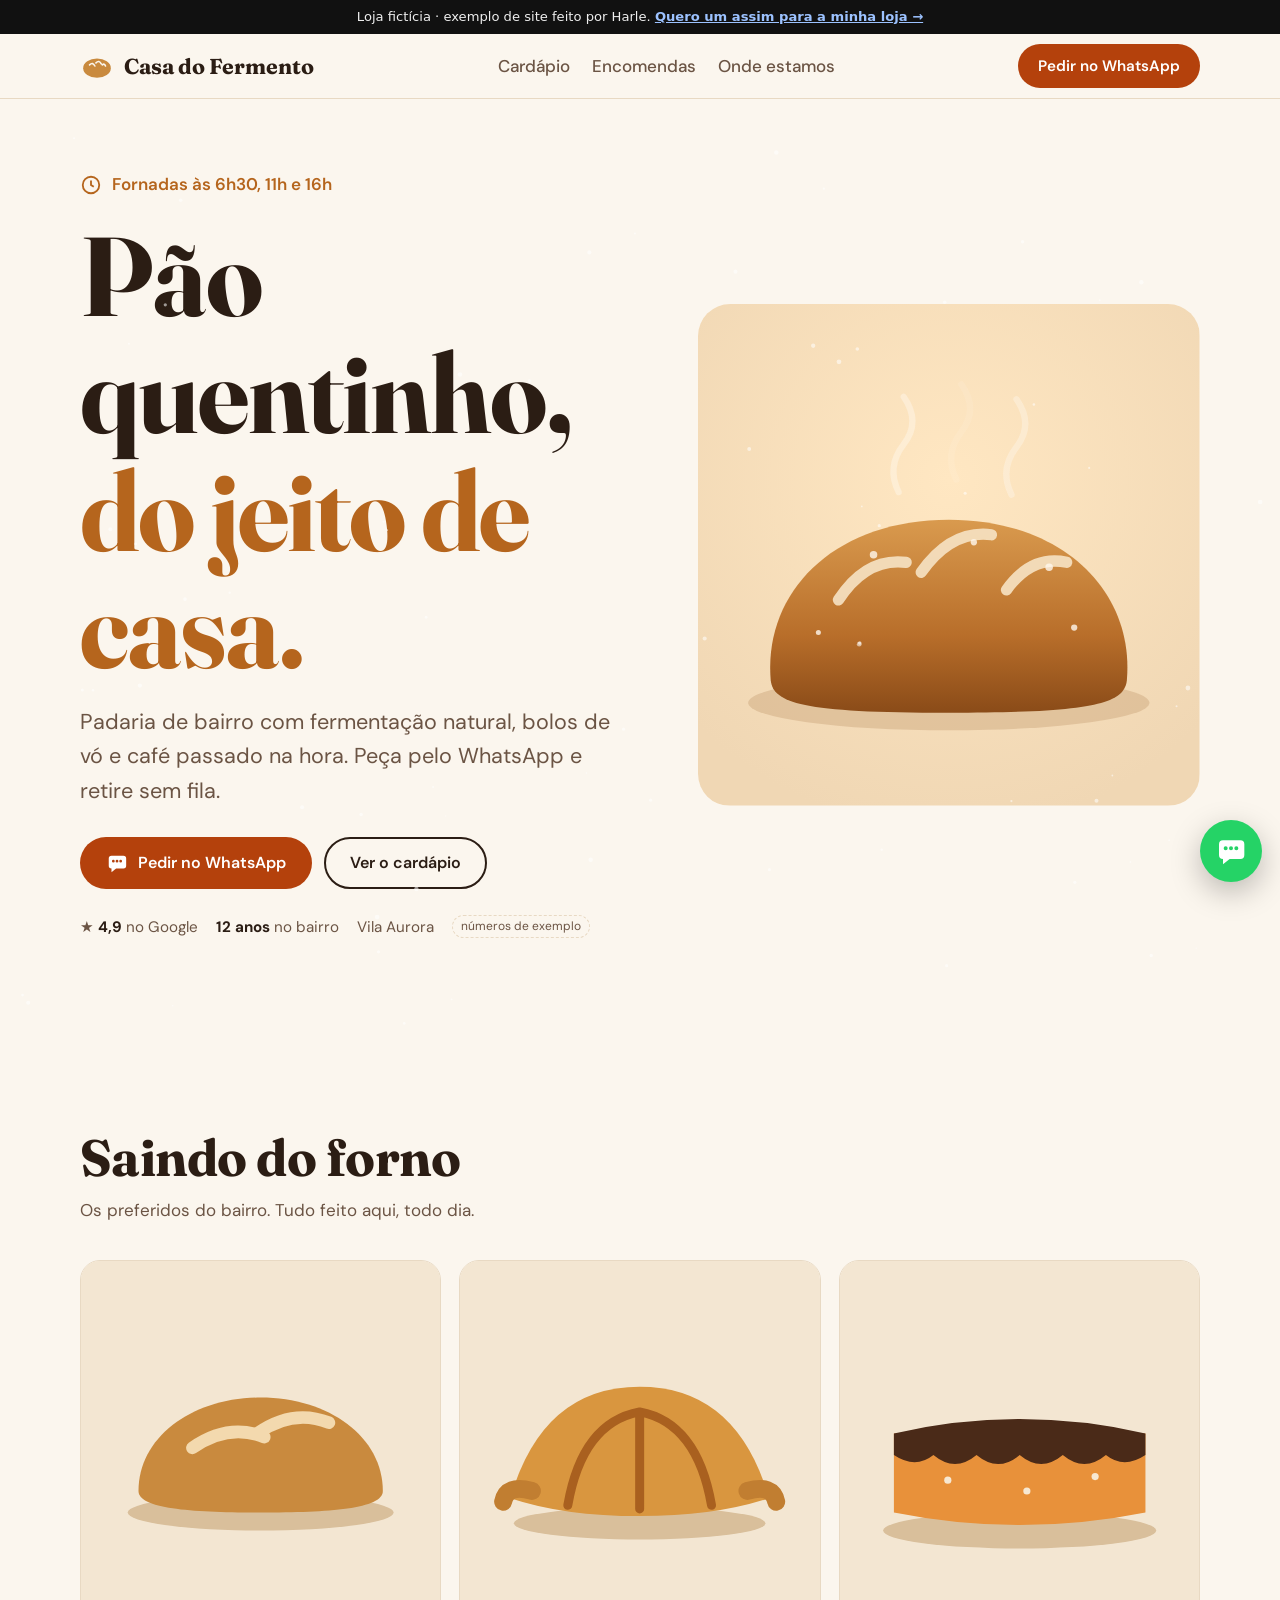
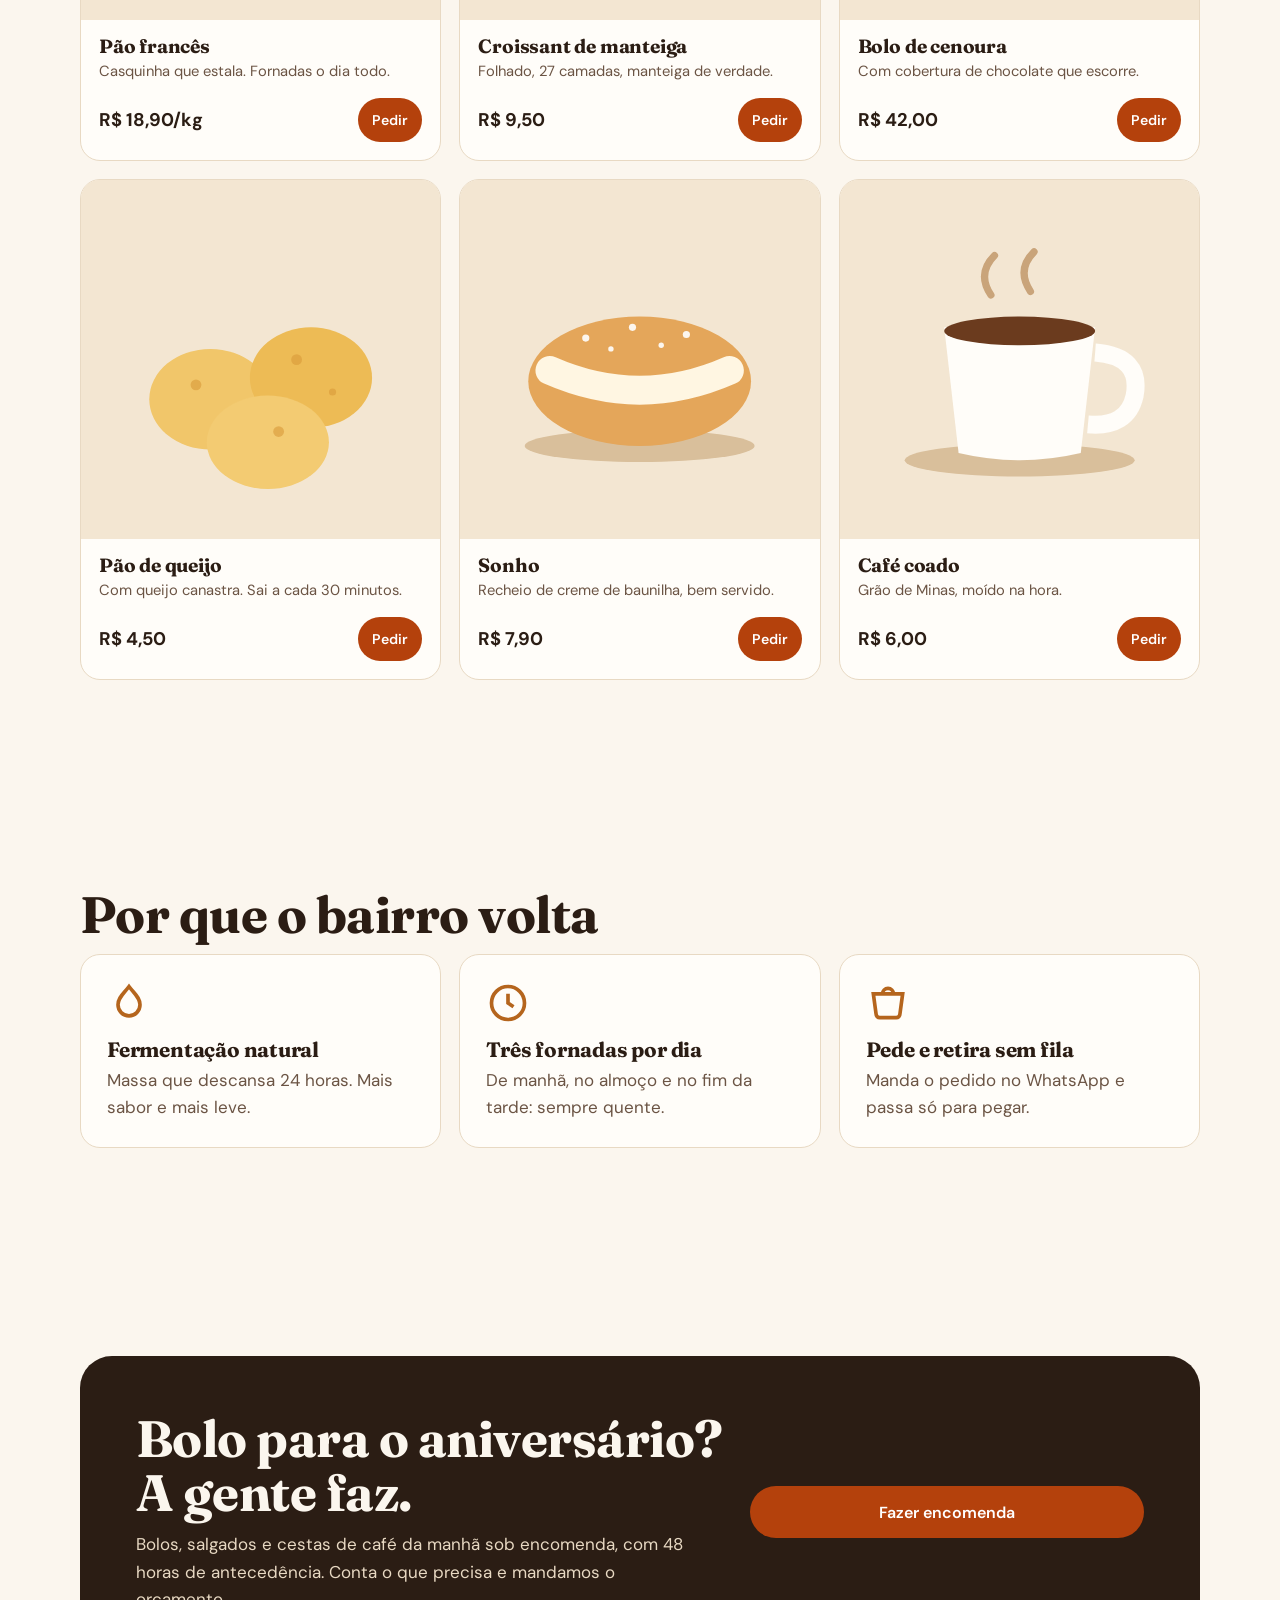
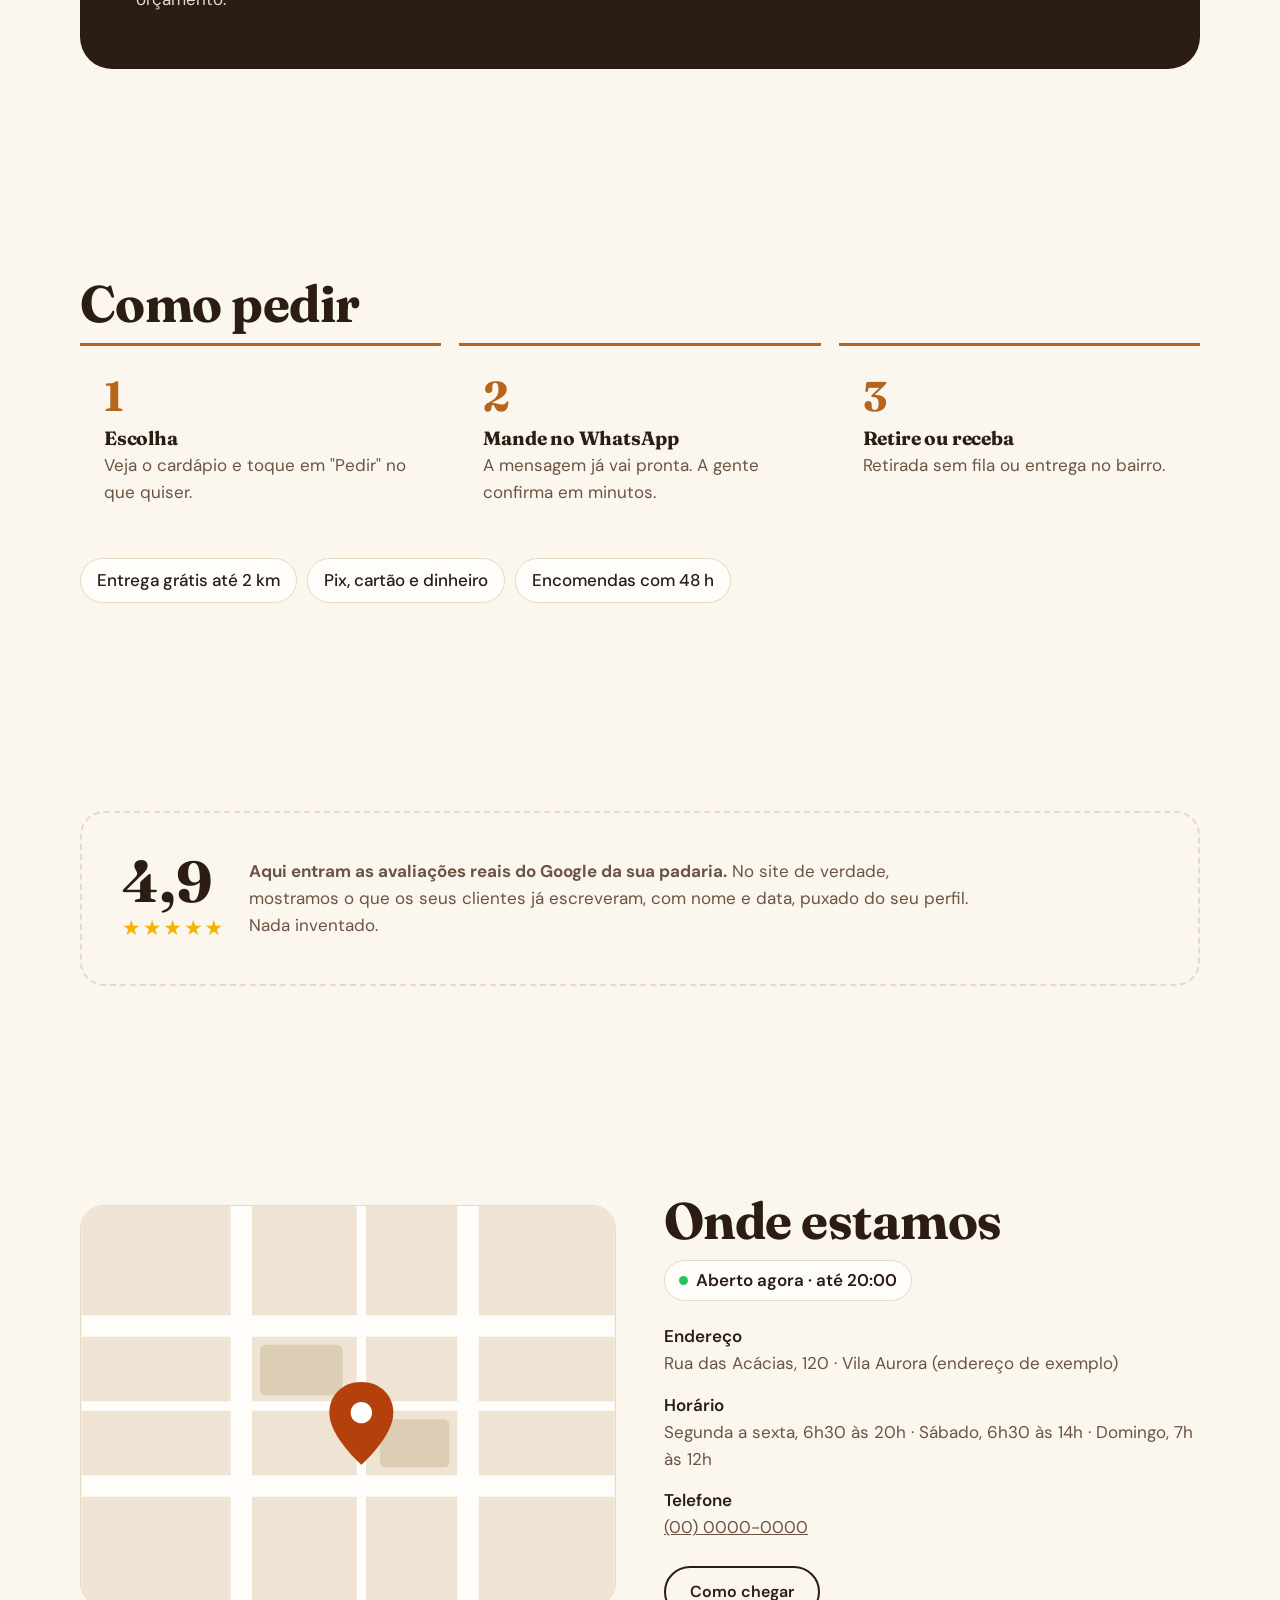
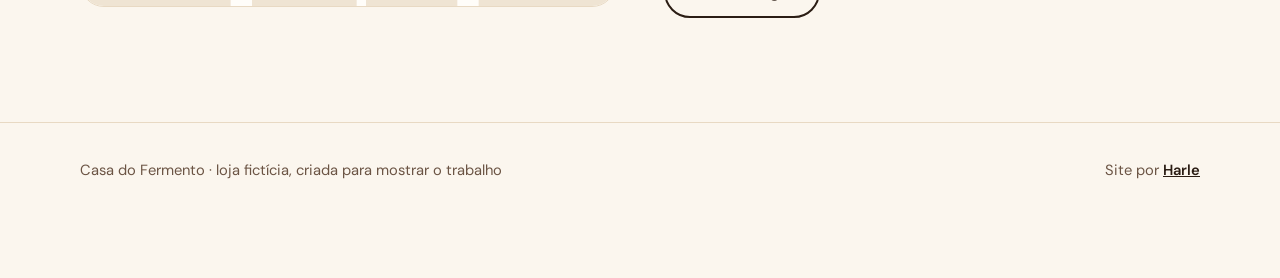
<file: lojas/padaria/index.html>
<!doctype html>
<html lang="pt-BR">
<head>
<meta charset="utf-8">
<meta name="viewport" content="width=device-width, initial-scale=1">
<title>Casa do Fermento · Padaria de bairro (site de exemplo)</title>
<meta name="description" content="Exemplo de site para padaria feito por Harle: pão quentinho, encomendas pelo WhatsApp, horário e endereço com um toque.">
<meta property="og:title" content="Casa do Fermento · site de exemplo para padaria">
<meta property="og:description" content="Exemplo de site para padaria feito por Harle.">
<meta property="og:type" content="website">
<meta property="og:url" content="https://harlezinhuu.github.io/lojas/padaria/">
<meta property="og:image" content="https://harlezinhuu.github.io/assets/og-padaria.png">
<meta property="og:image:width" content="1200">
<meta property="og:image:height" content="630">
<meta name="twitter:card" content="summary_large_image">
<meta name="theme-color" content="#FBF6EE">
<meta name="robots" content="noindex">
<link rel="icon" href="data:image/svg+xml,%3Csvg xmlns='http://www.w3.org/2000/svg' viewBox='0 0 64 64'%3E%3Cellipse cx='32' cy='36' rx='26' ry='18' fill='%23C98A3E'/%3E%3Cpath d='M18 30q6-6 10 2M30 26q6-6 10 2M42 30q4-4 6 2' stroke='%23FBF6EE' stroke-width='3' fill='none' stroke-linecap='round'/%3E%3C/svg%3E">
<link rel="preconnect" href="https://fonts.googleapis.com">
<link rel="preconnect" href="https://fonts.gstatic.com" crossorigin>
<link href="https://fonts.googleapis.com/css2?family=Fraunces:opsz,wght@9..144,600;9..144,700&family=DM+Sans:wght@400;500;600;700&display=swap" rel="stylesheet">
<link rel="stylesheet" href="../base.css">
<style>
:root{
  --fundo:#FBF6EE; --fundo-foto:#F3E6D2; --cartao:#FFFDF9; --linha:#E8D9C3;
  --texto:#2B1D14; --suave:#6B5444; --marca:#B5651D;
  --acao:#B4410C; --acao-forte:#963508; --sobre-acao:#fff;
  --titulo:"Fraunces",Georgia,serif; --corpo:"DM Sans",system-ui,sans-serif;
}
.hero h1 em{font-style:normal;color:var(--marca)}
#farinha{position:absolute;inset:0;width:100%;height:100%;pointer-events:none;z-index:2}
.fornada{display:inline-flex;align-items:center;gap:10px;margin-bottom:18px;font-weight:600;color:var(--marca)}
.fornada svg{width:22px;height:22px}
.encomenda{background:var(--texto);color:var(--fundo);border-radius:32px;padding:clamp(28px,5vw,56px);display:grid;grid-template-columns:1.2fr .8fr;gap:24px;align-items:center}
.encomenda h2{color:var(--fundo)}
.encomenda p{color:#E8D9C3;max-width:46ch}
@media (max-width:760px){.encomenda{grid-template-columns:1fr}}
</style>
</head>
<body data-horario="1-5 06:30-20:00; 6 06:30-14:00; 0 07:00-12:00">

<div class="demo">Loja fictícia · exemplo de site feito por Harle. <a href="../../#lojas">Quero um assim para a minha loja →</a></div>

<header class="topo">
  <div class="wrap">
    <a class="marca" href="#">
      <svg viewBox="0 0 64 64" aria-hidden="true"><ellipse cx="32" cy="36" rx="26" ry="18" fill="#C98A3E"/><path d="M18 30q6-6 10 2M30 26q6-6 10 2M42 30q4-4 6 2" stroke="#FBF6EE" stroke-width="3" fill="none" stroke-linecap="round"/></svg>
      Casa do Fermento
    </a>
    <nav><a href="#produtos">Cardápio</a><a href="#encomendas">Encomendas</a><a href="#onde">Onde estamos</a></nav>
    <a class="btn zap pequeno" href="#" data-zap="">Pedir no WhatsApp</a>
  </div>
</header>

<main>
  <section class="hero">
    <canvas id="farinha" aria-hidden="true"></canvas>
    <div class="wrap">
      <div>
        <div class="fornada"><svg viewBox="0 0 24 24" fill="none" stroke="currentColor" stroke-width="2" aria-hidden="true"><circle cx="12" cy="12" r="9"/><path d="M12 7v5l3 2"/></svg>Fornadas às 6h30, 11h e 16h</div>
        <h1>Pão quentinho, <em>do jeito de casa.</em></h1>
        <p class="frase">Padaria de bairro com fermentação natural, bolos de vó e café passado na hora. Peça pelo WhatsApp e retire sem fila.</p>
        <div class="acoes">
          <a class="btn zap" href="#" data-zap="fazer um pedido"><svg viewBox="0 0 24 24" fill="currentColor" aria-hidden="true"><path d="M5 4h14a3 3 0 0 1 3 3v8a3 3 0 0 1-3 3h-8l-5 4v-4a3 3 0 0 1-3-3V7a3 3 0 0 1 3-3Zm3 7.5a1.5 1.5 0 1 0 0-3 1.5 1.5 0 0 0 0 3Zm4 0a1.5 1.5 0 1 0 0-3 1.5 1.5 0 0 0 0 3Zm4 0a1.5 1.5 0 1 0 0-3 1.5 1.5 0 0 0 0 3Z" fill-rule="evenodd"/></svg>Pedir no WhatsApp</a>
          <a class="btn linha" href="#produtos">Ver o cardápio</a>
        </div>
        <div class="prova"><span>★ <b>4,9</b> no Google</span><span><b>12 anos</b> no bairro</span><span>Vila Aurora</span><span class="exemplo">números de exemplo</span></div>
      </div>
      <div class="arte" aria-hidden="true">
        <svg viewBox="0 0 400 400" preserveAspectRatio="xMidYMid slice">
          <defs>
            <radialGradient id="luz" cx=".5" cy=".35" r=".7"><stop offset="0" stop-color="#FFE7C2"/><stop offset="1" stop-color="#F0D7B4"/></radialGradient>
            <linearGradient id="casca" x1="0" y1="0" x2="0" y2="1"><stop offset="0" stop-color="#D99A4E"/><stop offset=".6" stop-color="#B86E2A"/><stop offset="1" stop-color="#8A4B18"/></linearGradient>
          </defs>
          <rect width="400" height="400" fill="url(#luz)"/>
          <ellipse cx="200" cy="318" rx="160" ry="22" fill="#C9A47A" opacity=".45"/>
          <path d="M58 300c-6-70 50-128 142-128s148 58 142 128c-2 18-24 26-142 26S60 318 58 300Z" fill="url(#casca)"/>
          <g stroke="#F7E3C4" stroke-width="9" stroke-linecap="round" fill="none" opacity=".9">
            <path d="M112 236q22-34 54-30"/><path d="M178 214q24-34 56-30"/><path d="M246 228q20-28 48-22"/>
          </g>
          <g fill="#FFF8EE" opacity=".8"><circle cx="140" cy="200" r="3"/><circle cx="220" cy="190" r="2.5"/><circle cx="280" cy="210" r="3"/><circle cx="96" cy="262" r="2"/><circle cx="300" cy="258" r="2.5"/></g>
          <g stroke="#FFF" stroke-width="5" stroke-linecap="round" fill="none" opacity=".55">
            <path d="M160 150q-10-20 4-38t0-38"><animate attributeName="opacity" values=".1;.6;.1" dur="3.6s" repeatCount="indefinite"/></path>
            <path d="M206 140q-10-20 4-38t0-38"><animate attributeName="opacity" values=".5;.1;.5" dur="3.2s" repeatCount="indefinite"/></path>
            <path d="M250 152q-10-20 4-38t0-38"><animate attributeName="opacity" values=".2;.55;.2" dur="4s" repeatCount="indefinite"/></path>
          </g>
        </svg>
      </div>
    </div>
  </section>

  <section id="produtos">
    <div class="wrap">
      <h2 class="surge">Saindo do forno</h2>
      <p class="lead surge">Os preferidos do bairro. Tudo feito aqui, todo dia.</p>
      <ul class="produtos">
        <li class="produto surge">
          <div class="foto"><svg viewBox="0 0 200 200" aria-hidden="true"><rect width="200" height="200" fill="#F3E6D2"/><ellipse cx="100" cy="140" rx="74" ry="10" fill="#D9BF9B"/><path d="M32 128c0-30 30-52 68-52s68 22 68 52c0 10-30 12-68 12s-68-2-68-12Z" fill="#C98A3E"/><path d="M62 104q20-14 40-6M98 96q20-14 40-6" stroke="#F3D9AE" stroke-width="7" stroke-linecap="round" fill="none"/></svg></div>
          <div class="info"><h3>Pão francês</h3><p>Casquinha que estala. Fornadas o dia todo.</p><div class="preco">R$ 18,90/kg <button class="pedir" data-zap="pão francês">Pedir</button></div></div>
        </li>
        <li class="produto surge">
          <div class="foto"><svg viewBox="0 0 200 200" aria-hidden="true"><rect width="200" height="200" fill="#F3E6D2"/><ellipse cx="100" cy="146" rx="70" ry="9" fill="#D9BF9B"/><path d="M28 132q18-62 72-62t72 62q-30 10-72 10t-72-10Z" fill="#D9963F"/><path d="M60 136q8-46 40-52M140 136q-8-46-40-52M100 84v54" stroke="#A9601F" stroke-width="5" fill="none" stroke-linecap="round"/><path d="M40 128q-14-4-16 6M160 128q14-4 16 6" stroke="#C17E31" stroke-width="10" stroke-linecap="round" fill="none"/></svg></div>
          <div class="info"><h3>Croissant de manteiga</h3><p>Folhado, 27 camadas, manteiga de verdade.</p><div class="preco">R$ 9,50 <button class="pedir" data-zap="croissant">Pedir</button></div></div>
        </li>
        <li class="produto surge">
          <div class="foto"><svg viewBox="0 0 200 200" aria-hidden="true"><rect width="200" height="200" fill="#F3E6D2"/><ellipse cx="100" cy="150" rx="76" ry="10" fill="#D9BF9B"/><path d="M30 96h140v44q-70 14-140 0Z" fill="#E8913A"/><path d="M30 96q70-16 140 0v12q-12 8-22 0-12 10-24 0-12 10-24 0-12 10-24 0-12 10-24 0-10 8-22 0Z" fill="#4A2A18"/><g fill="#F7E8D2"><circle cx="60" cy="122" r="2"/><circle cx="104" cy="128" r="2"/><circle cx="142" cy="120" r="2"/></g></svg></div>
          <div class="info"><h3>Bolo de cenoura</h3><p>Com cobertura de chocolate que escorre.</p><div class="preco">R$ 42,00 <button class="pedir" data-zap="um bolo de cenoura">Pedir</button></div></div>
        </li>
        <li class="produto surge">
          <div class="foto"><svg viewBox="0 0 200 200" aria-hidden="true"><rect width="200" height="200" fill="#F3E6D2"/><g><ellipse cx="72" cy="122" rx="34" ry="28" fill="#F1C66A"/><ellipse cx="128" cy="110" rx="34" ry="28" fill="#EDBB55"/><ellipse cx="104" cy="146" rx="34" ry="26" fill="#F3CB72"/></g><g fill="#D99A3A" opacity=".6"><circle cx="64" cy="114" r="3"/><circle cx="120" cy="100" r="3"/><circle cx="110" cy="140" r="3"/><circle cx="140" cy="118" r="2"/></g></svg></div>
          <div class="info"><h3>Pão de queijo</h3><p>Com queijo canastra. Sai a cada 30 minutos.</p><div class="preco">R$ 4,50 <button class="pedir" data-zap="pão de queijo">Pedir</button></div></div>
        </li>
        <li class="produto surge">
          <div class="foto"><svg viewBox="0 0 200 200" aria-hidden="true"><rect width="200" height="200" fill="#F3E6D2"/><ellipse cx="100" cy="148" rx="64" ry="9" fill="#D9BF9B"/><ellipse cx="100" cy="112" rx="62" ry="36" fill="#E4A65A"/><path d="M50 106q50 22 100 0" stroke="#FFF6E2" stroke-width="16" stroke-linecap="round" fill="none"/><g fill="#fff" opacity=".9"><circle cx="70" cy="88" r="2"/><circle cx="96" cy="82" r="2"/><circle cx="126" cy="86" r="2"/><circle cx="84" cy="94" r="1.5"/><circle cx="112" cy="92" r="1.5"/></g></svg></div>
          <div class="info"><h3>Sonho</h3><p>Recheio de creme de baunilha, bem servido.</p><div class="preco">R$ 7,90 <button class="pedir" data-zap="sonho">Pedir</button></div></div>
        </li>
        <li class="produto surge">
          <div class="foto"><svg viewBox="0 0 200 200" aria-hidden="true"><rect width="200" height="200" fill="#F3E6D2"/><ellipse cx="100" cy="156" rx="64" ry="9" fill="#D9BF9B"/><path d="M58 82h84l-8 70q-34 8-68 0Z" fill="#FFFDF9"/><path d="M142 96q26 2 22 24-4 18-26 16" stroke="#FFFDF9" stroke-width="10" fill="none"/><ellipse cx="100" cy="84" rx="42" ry="8" fill="#6B3B1E"/><path d="M84 64q-8-12 2-22M106 62q-8-12 2-22" stroke="#C9A47A" stroke-width="4" stroke-linecap="round" fill="none"/></svg></div>
          <div class="info"><h3>Café coado</h3><p>Grão de Minas, moído na hora.</p><div class="preco">R$ 6,00 <button class="pedir" data-zap="um café">Pedir</button></div></div>
        </li>
      </ul>
    </div>
  </section>

  <section>
    <div class="wrap">
      <h2 class="surge">Por que o bairro volta</h2>
      <div class="motivos">
        <div class="motivo surge"><svg viewBox="0 0 24 24" fill="none" stroke="currentColor" stroke-width="2" aria-hidden="true"><path d="M12 3c3 4 6 6 6 10a6 6 0 0 1-12 0c0-4 3-6 6-10Z"/></svg><h3>Fermentação natural</h3><p>Massa que descansa 24 horas. Mais sabor e mais leve.</p></div>
        <div class="motivo surge"><svg viewBox="0 0 24 24" fill="none" stroke="currentColor" stroke-width="2" aria-hidden="true"><circle cx="12" cy="12" r="9"/><path d="M12 7v5l3 2"/></svg><h3>Três fornadas por dia</h3><p>De manhã, no almoço e no fim da tarde: sempre quente.</p></div>
        <div class="motivo surge"><svg viewBox="0 0 24 24" fill="none" stroke="currentColor" stroke-width="2" aria-hidden="true"><path d="M4 7h16l-1.5 11a2 2 0 0 1-2 2h-9a2 2 0 0 1-2-2Z"/><path d="M9 7a3 3 0 0 1 6 0"/></svg><h3>Pede e retira sem fila</h3><p>Manda o pedido no WhatsApp e passa só para pegar.</p></div>
      </div>
    </div>
  </section>

  <section id="encomendas">
    <div class="wrap encomenda surge">
      <div>
        <h2>Bolo para o aniversário? A gente faz.</h2>
        <p>Bolos, salgados e cestas de café da manhã sob encomenda, com 48 horas de antecedência. Conta o que precisa e mandamos o orçamento.</p>
      </div>
      <a class="btn zap" href="#" data-zap="fazer uma encomenda">Fazer encomenda</a>
    </div>
  </section>

  <section>
    <div class="wrap">
      <h2 class="surge">Como pedir</h2>
      <ol class="passos">
        <li class="surge"><h3>Escolha</h3><p>Veja o cardápio e toque em "Pedir" no que quiser.</p></li>
        <li class="surge"><h3>Mande no WhatsApp</h3><p>A mensagem já vai pronta. A gente confirma em minutos.</p></li>
        <li class="surge"><h3>Retire ou receba</h3><p>Retirada sem fila ou entrega no bairro.</p></li>
      </ol>
      <ul class="condicoes surge"><li>Entrega grátis até 2 km</li><li>Pix, cartão e dinheiro</li><li>Encomendas com 48 h</li></ul>
    </div>
  </section>

  <section>
    <div class="wrap">
      <div class="avaliacoes surge">
        <div><div class="nota">4,9</div><div class="estrelas" aria-label="5 estrelas">★★★★★</div></div>
        <p><b>Aqui entram as avaliações reais do Google da sua padaria.</b> No site de verdade, mostramos o que os seus clientes já escreveram, com nome e data, puxado do seu perfil. Nada inventado.</p>
      </div>
    </div>
  </section>

  <section id="onde">
    <div class="wrap onde">
      <div class="mapa surge" aria-hidden="true">
        <svg viewBox="0 0 400 300"><rect width="400" height="300" fill="#EFE4D3"/><g stroke="#FFFDF9" stroke-width="16"><path d="M0 90h400M0 210h400M120 0v300M290 0v300"/></g><g stroke="#FFFDF9" stroke-width="7"><path d="M0 150h400M210 0v300"/></g><rect x="134" y="104" width="62" height="38" rx="4" fill="#DCCDB5"/><rect x="224" y="160" width="52" height="36" rx="4" fill="#DCCDB5"/><path d="M210 132c-14 0-24 10-24 23 0 18 24 39 24 39s24-21 24-39c0-13-10-23-24-23Z" fill="#B4410C"/><circle cx="210" cy="155" r="8" fill="#fff"/></svg>
      </div>
      <div class="surge">
        <h2>Onde estamos</h2>
        <p class="aberto" data-aberto><i></i><span>Horário</span></p>
        <dl style="margin-top:22px">
          <div><dt>Endereço</dt><dd>Rua das Acácias, 120 · Vila Aurora (endereço de exemplo)</dd></div>
          <div><dt>Horário</dt><dd>Segunda a sexta, 6h30 às 20h · Sábado, 6h30 às 14h · Domingo, 7h às 12h</dd></div>
          <div><dt>Telefone</dt><dd><a href="#" data-zap="">(00) 0000-0000</a></dd></div>
        </dl>
        <div class="acoes" style="display:flex;flex-wrap:wrap;gap:12px;margin-top:24px"><a class="btn linha" href="#" data-zap="">Como chegar</a></div>
      </div>
    </div>
  </section>
</main>

<footer class="rodape">
  <div class="wrap"><span>Casa do Fermento · loja fictícia, criada para mostrar o trabalho</span><span>Site por <a href="../../#lojas">Harle</a></span></div>
</footer>

<button class="zap-fixo" type="button" data-zap="" aria-label="Falar no WhatsApp"><svg viewBox="0 0 24 24" fill="currentColor" aria-hidden="true"><path d="M5 4h14a3 3 0 0 1 3 3v8a3 3 0 0 1-3 3h-8l-5 4v-4a3 3 0 0 1-3-3V7a3 3 0 0 1 3-3Zm3 7.5a1.5 1.5 0 1 0 0-3 1.5 1.5 0 0 0 0 3Zm4 0a1.5 1.5 0 1 0 0-3 1.5 1.5 0 0 0 0 3Zm4 0a1.5 1.5 0 1 0 0-3 1.5 1.5 0 0 0 0 3Z" fill-rule="evenodd"/></svg></button>

<script src="../base.js" defer></script>
<script>
// Efeito-assinatura: farinha caindo devagar sobre o topo (para com "reduzir movimento" e fora da tela)
window.addEventListener('load', function () {
  if (matchMedia('(prefers-reduced-motion: reduce)').matches) return
  var c = document.getElementById('farinha'), x = c.getContext('2d'), dpr = Math.min(2, devicePixelRatio || 1), w, h, ps = [], vis = true
  function medir() { w = c.clientWidth; h = c.clientHeight; c.width = w * dpr; c.height = h * dpr; x.setTransform(dpr, 0, 0, dpr, 0, 0) }
  medir(); addEventListener('resize', medir)
  for (var i = 0; i < Math.min(70, Math.round(w / 14)); i++) ps.push({ x: Math.random() * w, y: Math.random() * h, r: .6 + Math.random() * 1.8, v: .15 + Math.random() * .35, o: Math.random() * 6.28 })
  new IntersectionObserver(function (e) { vis = e[0].isIntersecting; if (vis) requestAnimationFrame(passo) }).observe(c)
  function passo(t) {
    if (!vis) return
    x.clearRect(0, 0, w, h)
    for (var i = 0; i < ps.length; i++) {
      var p = ps[i]
      p.y += p.v; p.x += Math.sin(t / 1400 + p.o) * .25
      if (p.y > h + 4) { p.y = -4; p.x = Math.random() * w }
      x.globalAlpha = .55; x.fillStyle = '#FFFFFF'; x.beginPath(); x.arc(p.x, p.y, p.r, 0, 6.28); x.fill()
    }
    requestAnimationFrame(passo)
  }
})
</script>
</body>
</html>
</file>
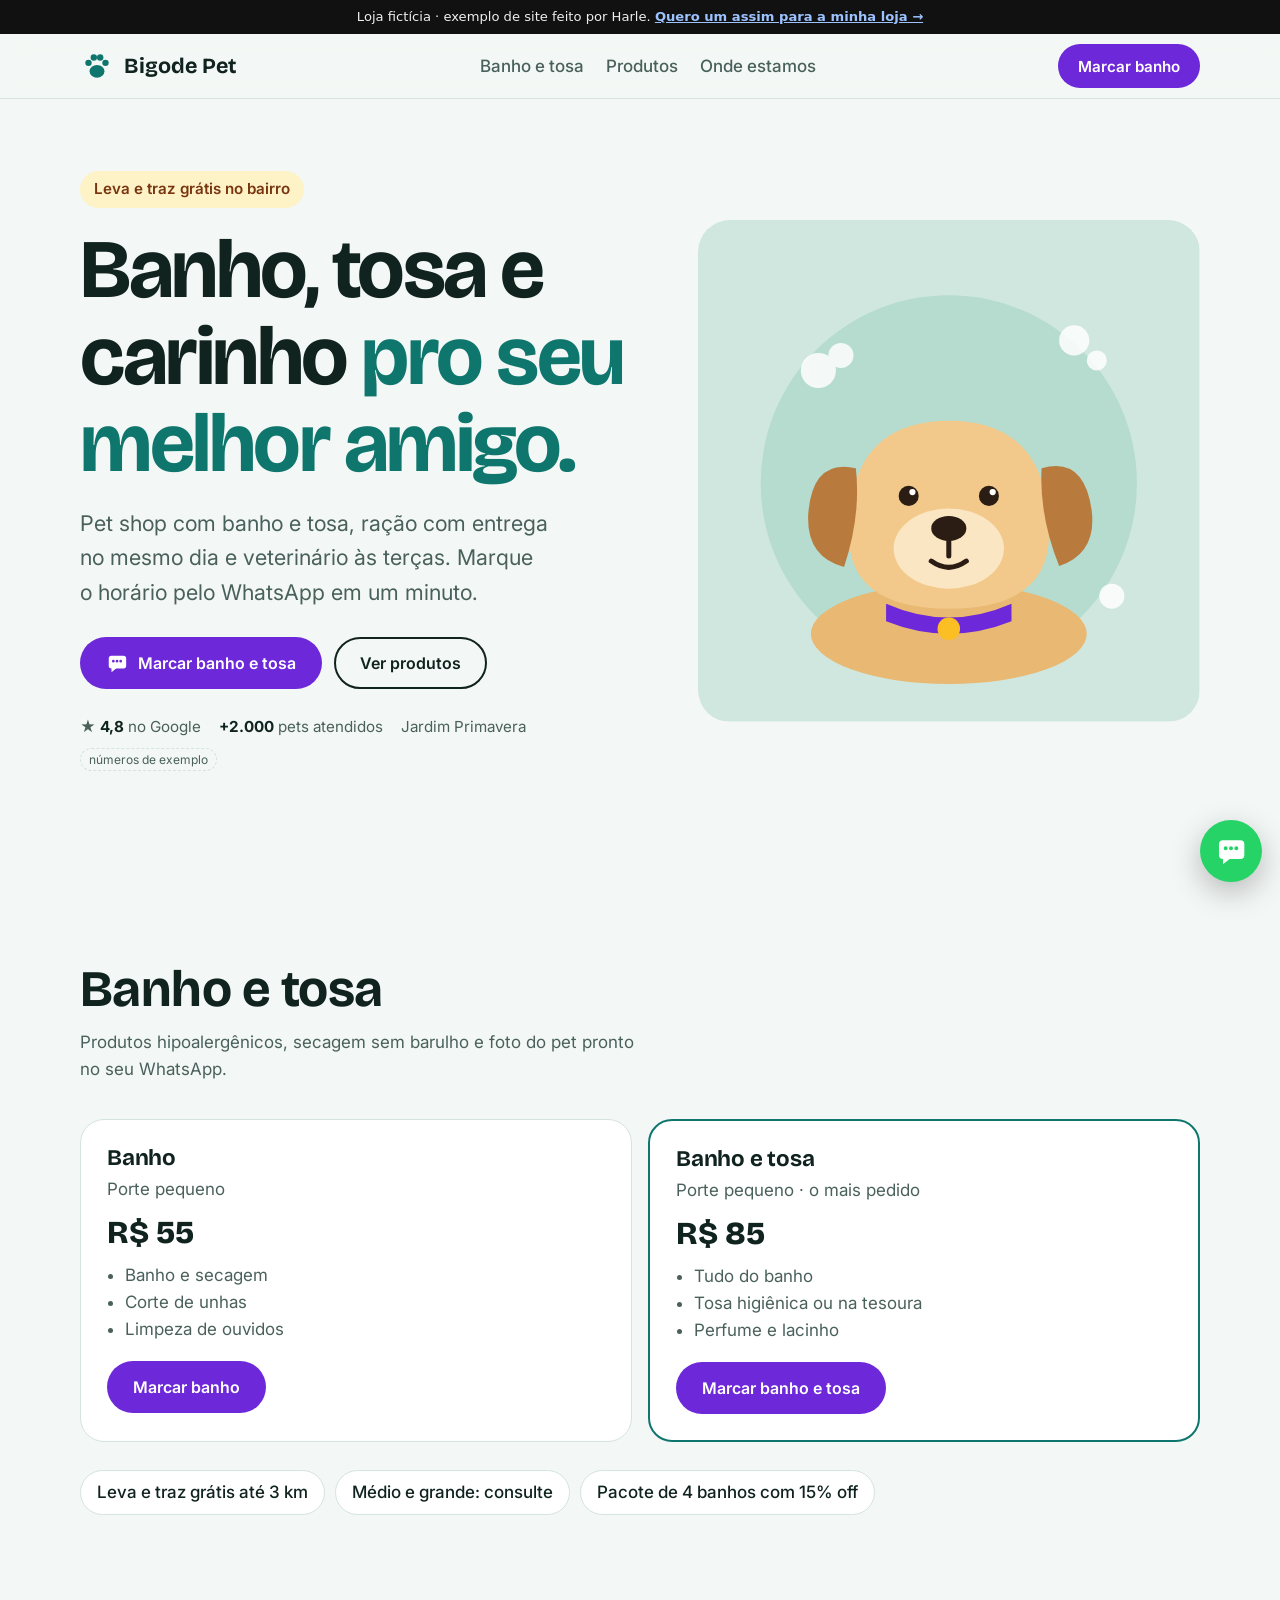
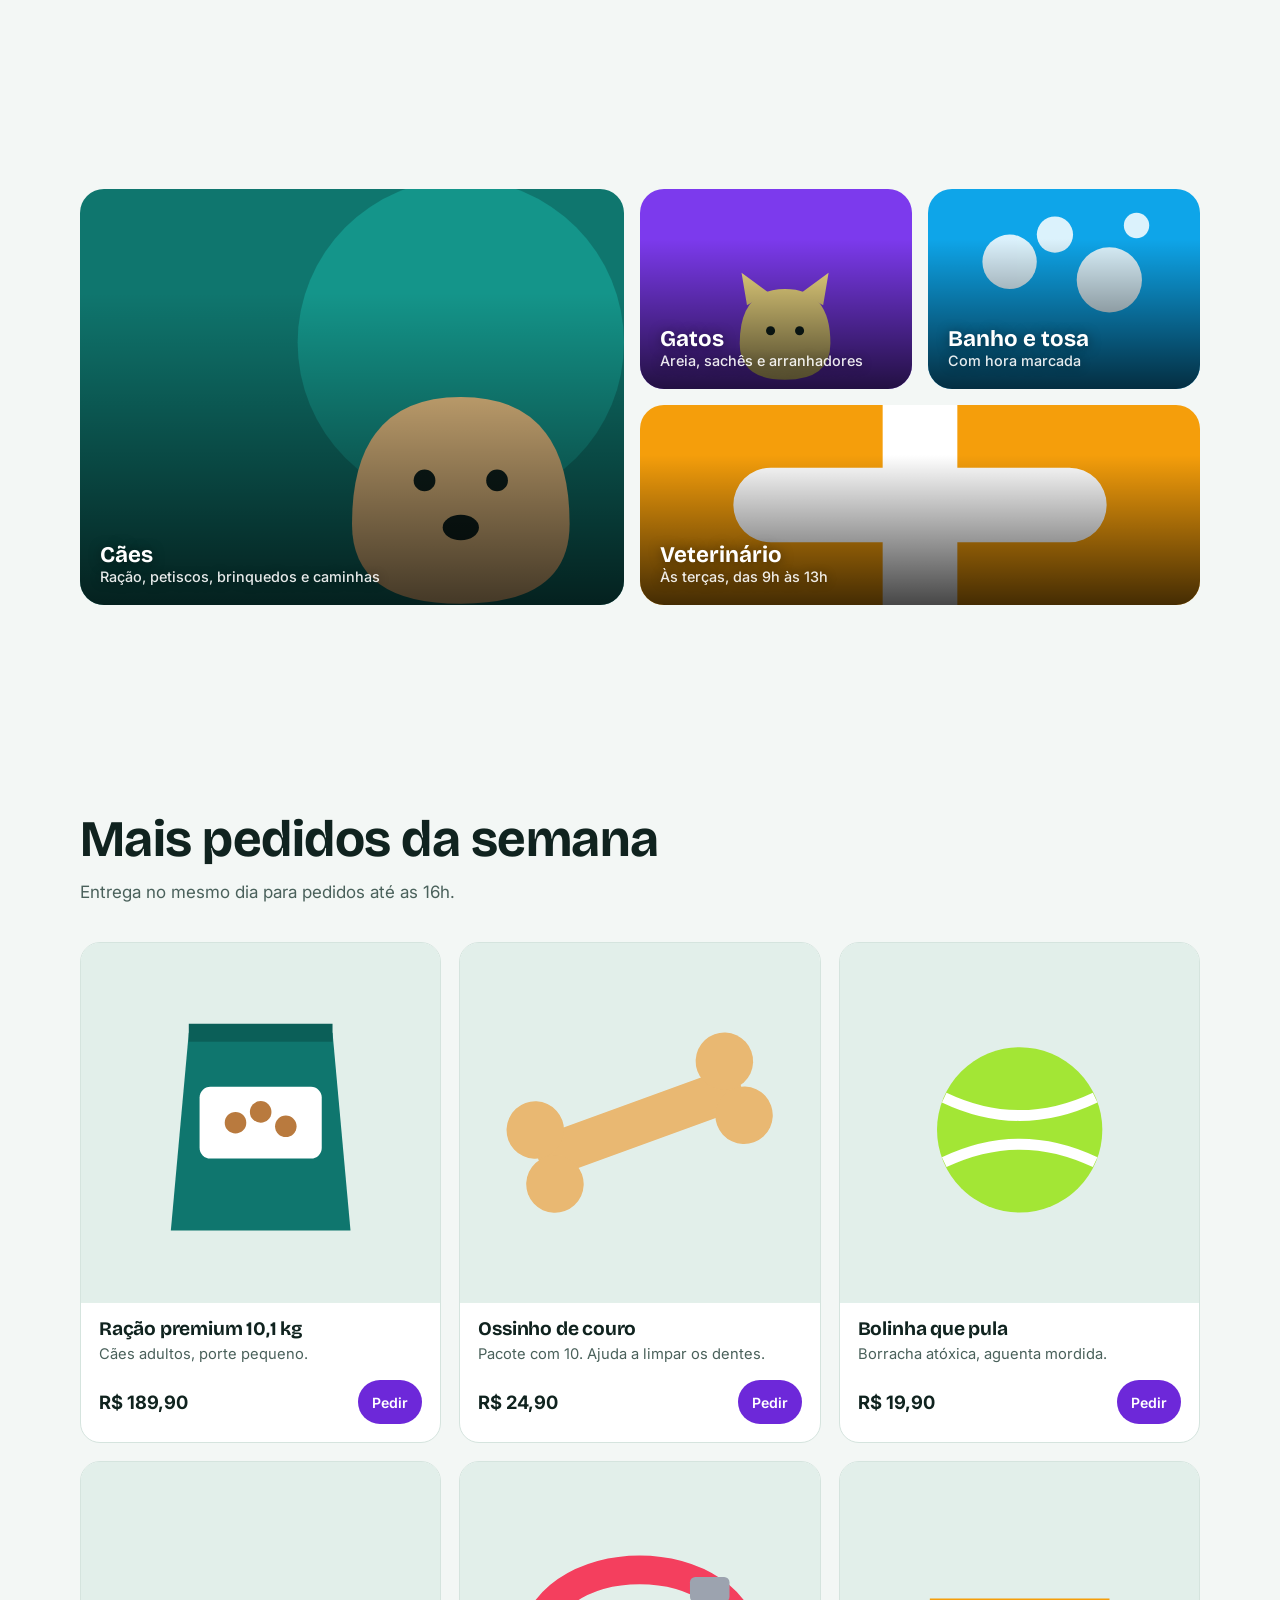
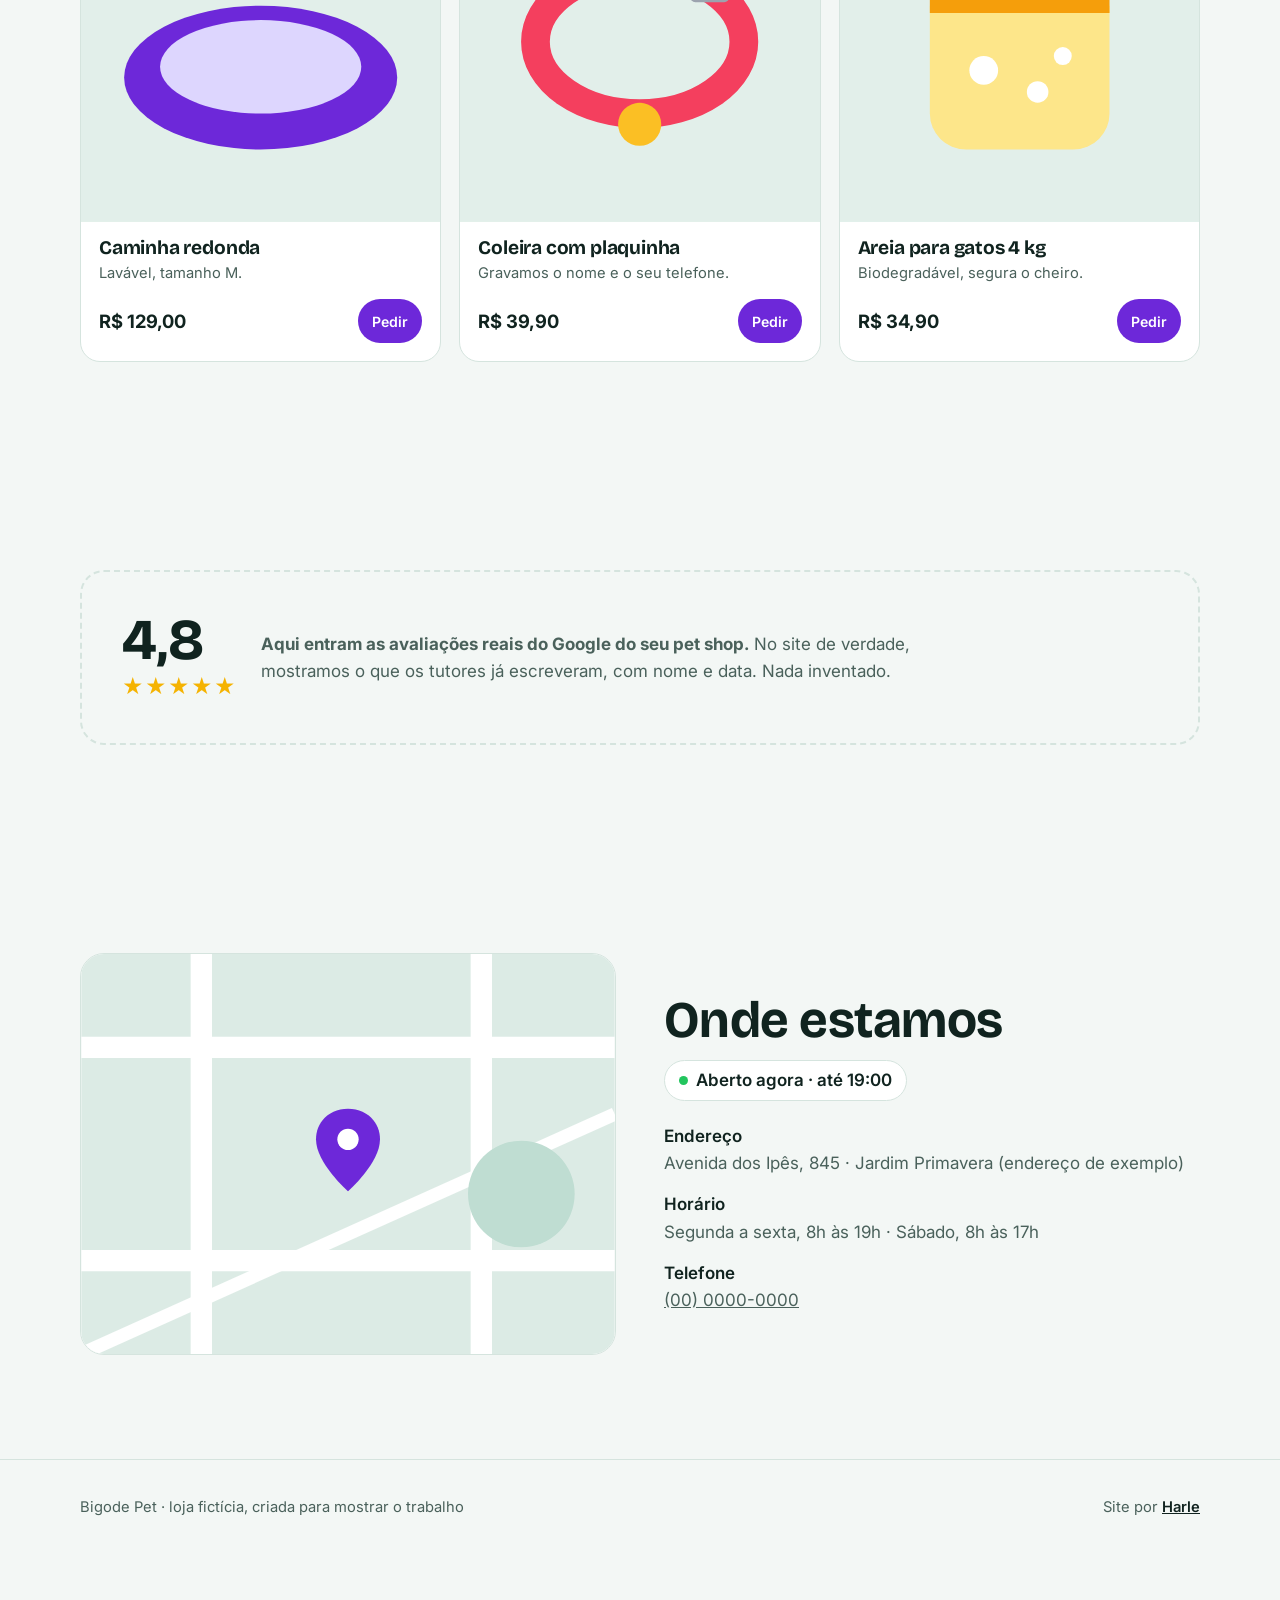
<file: lojas/petshop/index.html>
<!doctype html>
<html lang="pt-BR">
<head>
<meta charset="utf-8">
<meta name="viewport" content="width=device-width, initial-scale=1">
<title>Bigode Pet · Pet shop e banho e tosa (site de exemplo)</title>
<meta name="description" content="Exemplo de site para pet shop feito por Harle: banho e tosa com horário pelo WhatsApp, ração com entrega e produtos em destaque.">
<meta property="og:title" content="Bigode Pet · site de exemplo para pet shop">
<meta property="og:description" content="Exemplo de site para pet shop feito por Harle.">
<meta property="og:type" content="website">
<meta property="og:url" content="https://harlezinhuu.github.io/lojas/petshop/">
<meta property="og:image" content="https://harlezinhuu.github.io/assets/og-petshop.png">
<meta property="og:image:width" content="1200">
<meta property="og:image:height" content="630">
<meta name="twitter:card" content="summary_large_image">
<meta name="theme-color" content="#F3F7F5">
<meta name="robots" content="noindex">
<link rel="icon" href="data:image/svg+xml,%3Csvg xmlns='http://www.w3.org/2000/svg' viewBox='0 0 64 64'%3E%3Cg fill='%230F766E'%3E%3Cellipse cx='32' cy='42' rx='14' ry='12'/%3E%3Ccircle cx='16' cy='26' r='6'/%3E%3Ccircle cx='26' cy='16' r='6'/%3E%3Ccircle cx='38' cy='16' r='6'/%3E%3Ccircle cx='48' cy='26' r='6'/%3E%3C/g%3E%3C/svg%3E">
<link rel="preconnect" href="https://fonts.googleapis.com">
<link rel="preconnect" href="https://fonts.gstatic.com" crossorigin>
<link href="https://fonts.googleapis.com/css2?family=Bricolage+Grotesque:opsz,wght@12..96,700;12..96,800&family=Inter:wght@400;500;600;700&display=swap" rel="stylesheet">
<link rel="stylesheet" href="../base.css">
<style>
:root{
  --fundo:#F3F7F5; --fundo-foto:#E2EFEA; --cartao:#FFFFFF; --linha:#D5E4DE;
  --texto:#10231F; --suave:#4A615B; --marca:#0F766E;
  --acao:#6D28D9; --acao-forte:#5B21B6; --sobre-acao:#fff;
  --titulo:"Bricolage Grotesque",system-ui,sans-serif; --corpo:"Inter",system-ui,sans-serif;
}
.hero h1{letter-spacing:-.03em;font-size:clamp(2.7rem,7vw,5.2rem)}
.bento a:last-child{grid-column:span 2}
.hero h1 span{color:var(--marca)}
.selo{display:inline-flex;align-items:center;gap:8px;background:#FEF3C7;color:#78350F;font-weight:600;padding:6px 14px;border-radius:999px;margin-bottom:18px;font-size:.95rem}
#patas{position:absolute;inset:0;pointer-events:none;z-index:2;overflow:hidden}
#patas svg{position:absolute;width:26px;height:26px;color:var(--marca);opacity:.5;transition:opacity .9s ease-out,transform .9s ease-out}
.banho{display:grid;grid-template-columns:1fr 1fr;gap:16px}
.banho .plano{background:var(--cartao);border:1px solid var(--linha);border-radius:24px;padding:26px}
.banho .plano.destaque{border:2px solid var(--marca)}
.banho h3{font-size:1.4rem;margin-bottom:6px}
.banho .valor{font:800 2rem var(--titulo);margin:10px 0}
.banho ul{padding-left:18px;color:var(--suave);margin-bottom:18px}
@media (max-width:760px){.banho{grid-template-columns:1fr}}
</style>
</head>
<body data-horario="1-5 08:00-19:00; 6 08:00-17:00">

<div class="demo">Loja fictícia · exemplo de site feito por Harle. <a href="../../#lojas">Quero um assim para a minha loja →</a></div>

<header class="topo">
  <div class="wrap">
    <a class="marca" href="#">
      <svg viewBox="0 0 64 64" aria-hidden="true"><g fill="#0F766E"><ellipse cx="32" cy="42" rx="14" ry="12"/><circle cx="16" cy="26" r="6"/><circle cx="26" cy="16" r="6"/><circle cx="38" cy="16" r="6"/><circle cx="48" cy="26" r="6"/></g></svg>
      Bigode Pet
    </a>
    <nav><a href="#banho">Banho e tosa</a><a href="#produtos">Produtos</a><a href="#onde">Onde estamos</a></nav>
    <a class="btn zap pequeno" href="#" data-zap="marcar um banho">Marcar banho</a>
  </div>
</header>

<main>
  <section class="hero" id="topo">
    <div id="patas" aria-hidden="true"></div>
    <div class="wrap">
      <div>
        <div class="selo">Leva e traz grátis no bairro</div>
        <h1>Banho, tosa e carinho <span>pro seu melhor amigo.</span></h1>
        <p class="frase">Pet shop com banho e tosa, ração com entrega no mesmo dia e veterinário às terças. Marque o horário pelo WhatsApp em um minuto.</p>
        <div class="acoes">
          <a class="btn zap" href="#" data-zap="marcar um banho"><svg viewBox="0 0 24 24" fill="currentColor" aria-hidden="true"><path d="M5 4h14a3 3 0 0 1 3 3v8a3 3 0 0 1-3 3h-8l-5 4v-4a3 3 0 0 1-3-3V7a3 3 0 0 1 3-3Zm3 7.5a1.5 1.5 0 1 0 0-3 1.5 1.5 0 0 0 0 3Zm4 0a1.5 1.5 0 1 0 0-3 1.5 1.5 0 0 0 0 3Zm4 0a1.5 1.5 0 1 0 0-3 1.5 1.5 0 0 0 0 3Z" fill-rule="evenodd"/></svg>Marcar banho e tosa</a>
          <a class="btn linha" href="#produtos">Ver produtos</a>
        </div>
        <div class="prova"><span>★ <b>4,8</b> no Google</span><span><b>+2.000</b> pets atendidos</span><span>Jardim Primavera</span><span class="exemplo">números de exemplo</span></div>
      </div>
      <div class="arte" aria-hidden="true">
        <svg viewBox="0 0 400 400" preserveAspectRatio="xMidYMid slice">
          <rect width="400" height="400" fill="#CFE7DF"/>
          <circle cx="200" cy="210" r="150" fill="#B5DCCF"/>
          <!-- cachorro original, de traço simples -->
          <ellipse cx="200" cy="330" rx="110" ry="40" fill="#E9B872"/>
          <path d="M120 250q0-90 80-90t80 90q0 60-80 60t-80-60Z" fill="#F2C98A"/>
          <path d="M126 198q-34-10-40 34-4 34 26 44 16-40 14-78Z" fill="#B97A3E"><animateTransform attributeName="transform" type="rotate" values="0 126 200;-6 126 200;0 126 200" dur="2.4s" repeatCount="indefinite"/></path>
          <path d="M274 198q34-10 40 34 4 34-26 44-16-40-14-78Z" fill="#B97A3E"/>
          <ellipse cx="200" cy="262" rx="44" ry="32" fill="#FBE6C4"/>
          <ellipse cx="200" cy="246" rx="14" ry="10" fill="#2B1D14"/>
          <path d="M200 256v12M186 272q14 10 28 0" stroke="#2B1D14" stroke-width="4" fill="none" stroke-linecap="round"/>
          <circle cx="168" cy="220" r="8" fill="#2B1D14"/><circle cx="232" cy="220" r="8" fill="#2B1D14"/>
          <circle cx="171" cy="217" r="2.5" fill="#fff"/><circle cx="235" cy="217" r="2.5" fill="#fff"/>
          <path d="M150 306q50 22 100 0v14q-50 20-100 0Z" fill="#6D28D9"/>
          <circle cx="200" cy="326" r="9" fill="#FBBF24"/>
          <g fill="#fff" opacity=".85"><circle cx="96" cy="120" r="14"/><circle cx="114" cy="108" r="10"/><circle cx="300" cy="96" r="12"/><circle cx="318" cy="112" r="8"/><circle cx="330" cy="300" r="10"/></g>
        </svg>
      </div>
    </div>
  </section>

  <section id="banho">
    <div class="wrap">
      <h2 class="surge">Banho e tosa</h2>
      <p class="lead surge">Produtos hipoalergênicos, secagem sem barulho e foto do pet pronto no seu WhatsApp.</p>
      <div class="banho">
        <div class="plano surge"><h3>Banho</h3><p style="color:var(--suave)">Porte pequeno</p><div class="valor">R$ 55</div><ul><li>Banho e secagem</li><li>Corte de unhas</li><li>Limpeza de ouvidos</li></ul><a class="btn zap" href="#" data-zap="marcar um banho">Marcar banho</a></div>
        <div class="plano destaque surge"><h3>Banho e tosa</h3><p style="color:var(--suave)">Porte pequeno · o mais pedido</p><div class="valor">R$ 85</div><ul><li>Tudo do banho</li><li>Tosa higiênica ou na tesoura</li><li>Perfume e lacinho</li></ul><a class="btn zap" href="#" data-zap="marcar banho e tosa">Marcar banho e tosa</a></div>
      </div>
      <ul class="condicoes surge"><li>Leva e traz grátis até 3 km</li><li>Médio e grande: consulte</li><li>Pacote de 4 banhos com 15% off</li></ul>
    </div>
  </section>

  <section>
    <div class="wrap">
      <h2 class="surge">Para quem é</h2>
      <div class="bento surge">
        <a href="#produtos"><svg viewBox="0 0 300 300" preserveAspectRatio="xMidYMid slice" aria-hidden="true"><rect width="300" height="300" fill="#0F766E"/><circle cx="210" cy="120" r="90" fill="#14958A"/><path d="M150 220q0-70 60-70t60 70q0 44-60 44t-60-44Z" fill="#F2C98A"/><circle cx="190" cy="196" r="6" fill="#10231F"/><circle cx="230" cy="196" r="6" fill="#10231F"/><ellipse cx="210" cy="222" rx="10" ry="7" fill="#10231F"/></svg><span>Cães<small>Ração, petiscos, brinquedos e caminhas</small></span></a>
        <a href="#produtos"><svg viewBox="0 0 300 300" preserveAspectRatio="xMidYMid slice" aria-hidden="true"><rect width="300" height="300" fill="#7C3AED"/><path d="M110 210q0-60 50-60t50 60q0 40-50 40t-50-40Z" fill="#FDE68A"/><path d="M118 168l-6-36 30 22M202 168l6-36-30 22" fill="#FDE68A"/><circle cx="144" cy="196" r="5" fill="#10231F"/><circle cx="176" cy="196" r="5" fill="#10231F"/></svg><span>Gatos<small>Areia, sachês e arranhadores</small></span></a>
        <a href="#banho"><svg viewBox="0 0 300 300" preserveAspectRatio="xMidYMid slice" aria-hidden="true"><rect width="300" height="300" fill="#0EA5E9"/><g fill="#fff" opacity=".85"><circle cx="90" cy="120" r="30"/><circle cx="140" cy="90" r="20"/><circle cx="200" cy="140" r="36"/><circle cx="230" cy="80" r="14"/></g></svg><span>Banho e tosa<small>Com hora marcada</small></span></a>
        <a href="#onde"><svg viewBox="0 0 300 300" preserveAspectRatio="xMidYMid slice" aria-hidden="true"><rect width="300" height="300" fill="#F59E0B"/><path d="M150 70v160M70 150h160" stroke="#fff" stroke-width="40" stroke-linecap="round"/></svg><span>Veterinário<small>Às terças, das 9h às 13h</small></span></a>
      </div>
    </div>
  </section>

  <section id="produtos">
    <div class="wrap">
      <h2 class="surge">Mais pedidos da semana</h2>
      <p class="lead surge">Entrega no mesmo dia para pedidos até as 16h.</p>
      <ul class="produtos">
        <li class="produto surge"><div class="foto"><svg viewBox="0 0 200 200" aria-hidden="true"><rect width="200" height="200" fill="#E2EFEA"/><path d="M60 50h80l10 110H50Z" fill="#0F766E"/><rect x="66" y="80" width="68" height="40" rx="6" fill="#fff"/><g fill="#B97A3E"><circle cx="86" cy="100" r="6"/><circle cx="100" cy="94" r="6"/><circle cx="114" cy="102" r="6"/></g><path d="M60 50h80" stroke="#0B5F58" stroke-width="10"/></svg></div><div class="info"><h3>Ração premium 10,1 kg</h3><p>Cães adultos, porte pequeno.</p><div class="preco">R$ 189,90 <button class="pedir" data-zap="a ração premium">Pedir</button></div></div></li>
        <li class="produto surge"><div class="foto"><svg viewBox="0 0 200 200" aria-hidden="true"><rect width="200" height="200" fill="#E2EFEA"/><g transform="rotate(-20 100 100)"><rect x="40" y="88" width="120" height="24" rx="12" fill="#E9B872"/><circle cx="44" cy="84" r="16" fill="#E9B872"/><circle cx="44" cy="116" r="16" fill="#E9B872"/><circle cx="156" cy="84" r="16" fill="#E9B872"/><circle cx="156" cy="116" r="16" fill="#E9B872"/></g></svg></div><div class="info"><h3>Ossinho de couro</h3><p>Pacote com 10. Ajuda a limpar os dentes.</p><div class="preco">R$ 24,90 <button class="pedir" data-zap="o ossinho de couro">Pedir</button></div></div></li>
        <li class="produto surge"><div class="foto"><svg viewBox="0 0 200 200" aria-hidden="true"><rect width="200" height="200" fill="#E2EFEA"/><circle cx="100" cy="104" r="46" fill="#A3E635"/><path d="M58 86q42 20 84 0M58 122q42-20 84 0" stroke="#fff" stroke-width="6" fill="none"/></svg></div><div class="info"><h3>Bolinha que pula</h3><p>Borracha atóxica, aguenta mordida.</p><div class="preco">R$ 19,90 <button class="pedir" data-zap="a bolinha">Pedir</button></div></div></li>
        <li class="produto surge"><div class="foto"><svg viewBox="0 0 200 200" aria-hidden="true"><rect width="200" height="200" fill="#E2EFEA"/><ellipse cx="100" cy="120" rx="76" ry="40" fill="#6D28D9"/><ellipse cx="100" cy="114" rx="56" ry="26" fill="#DDD6FE"/></svg></div><div class="info"><h3>Caminha redonda</h3><p>Lavável, tamanho M.</p><div class="preco">R$ 129,00 <button class="pedir" data-zap="a caminha redonda">Pedir</button></div></div></li>
        <li class="produto surge"><div class="foto"><svg viewBox="0 0 200 200" aria-hidden="true"><rect width="200" height="200" fill="#E2EFEA"/><ellipse cx="100" cy="100" rx="58" ry="40" fill="none" stroke="#F43F5E" stroke-width="16"/><circle cx="100" cy="146" r="12" fill="#FBBF24"/><rect x="128" y="64" width="22" height="14" rx="3" fill="#9CA3AF"/></svg></div><div class="info"><h3>Coleira com plaquinha</h3><p>Gravamos o nome e o seu telefone.</p><div class="preco">R$ 39,90 <button class="pedir" data-zap="a coleira com plaquinha">Pedir</button></div></div></li>
        <li class="produto surge"><div class="foto"><svg viewBox="0 0 200 200" aria-hidden="true"><rect width="200" height="200" fill="#E2EFEA"/><path d="M50 80h100v60a20 20 0 0 1-20 20H70a20 20 0 0 1-20-20Z" fill="#FDE68A"/><path d="M50 80h100" stroke="#F59E0B" stroke-width="8"/><g fill="#fff"><circle cx="80" cy="116" r="8"/><circle cx="110" cy="128" r="6"/><circle cx="124" cy="108" r="5"/></g></svg></div><div class="info"><h3>Areia para gatos 4 kg</h3><p>Biodegradável, segura o cheiro.</p><div class="preco">R$ 34,90 <button class="pedir" data-zap="a areia para gatos">Pedir</button></div></div></li>
      </ul>
    </div>
  </section>

  <section>
    <div class="wrap">
      <div class="avaliacoes surge">
        <div><div class="nota">4,8</div><div class="estrelas" aria-label="5 estrelas">★★★★★</div></div>
        <p><b>Aqui entram as avaliações reais do Google do seu pet shop.</b> No site de verdade, mostramos o que os tutores já escreveram, com nome e data. Nada inventado.</p>
      </div>
    </div>
  </section>

  <section id="onde">
    <div class="wrap onde">
      <div class="mapa surge" aria-hidden="true">
        <svg viewBox="0 0 400 300"><rect width="400" height="300" fill="#DCEBE5"/><g stroke="#fff" stroke-width="16"><path d="M0 70h400M0 230h400M90 0v300M300 0v300"/></g><path d="M0 300 400 120" stroke="#fff" stroke-width="10"/><circle cx="330" cy="180" r="40" fill="#BFDDD2"/><path d="M200 116c-14 0-24 10-24 23 0 18 24 39 24 39s24-21 24-39c0-13-10-23-24-23Z" fill="#6D28D9"/><circle cx="200" cy="139" r="8" fill="#fff"/></svg>
      </div>
      <div class="surge">
        <h2>Onde estamos</h2>
        <p class="aberto" data-aberto><i></i><span>Horário</span></p>
        <dl style="margin-top:22px">
          <div><dt>Endereço</dt><dd>Avenida dos Ipês, 845 · Jardim Primavera (endereço de exemplo)</dd></div>
          <div><dt>Horário</dt><dd>Segunda a sexta, 8h às 19h · Sábado, 8h às 17h</dd></div>
          <div><dt>Telefone</dt><dd><a href="#" data-zap="">(00) 0000-0000</a></dd></div>
        </dl>
      </div>
    </div>
  </section>
</main>

<footer class="rodape">
  <div class="wrap"><span>Bigode Pet · loja fictícia, criada para mostrar o trabalho</span><span>Site por <a href="../../#lojas">Harle</a></span></div>
</footer>

<button class="zap-fixo" type="button" data-zap="" aria-label="Falar no WhatsApp"><svg viewBox="0 0 24 24" fill="currentColor" aria-hidden="true"><path d="M5 4h14a3 3 0 0 1 3 3v8a3 3 0 0 1-3 3h-8l-5 4v-4a3 3 0 0 1-3-3V7a3 3 0 0 1 3-3Zm3 7.5a1.5 1.5 0 1 0 0-3 1.5 1.5 0 0 0 0 3Zm4 0a1.5 1.5 0 1 0 0-3 1.5 1.5 0 0 0 0 3Zm4 0a1.5 1.5 0 1 0 0-3 1.5 1.5 0 0 0 0 3Z" fill-rule="evenodd"/></svg></button>

<script src="../base.js" defer></script>
<script>
// Efeito-assinatura: patinhas seguem o dedo (ou o mouse) no topo
(function () {
  if (matchMedia('(prefers-reduced-motion: reduce)').matches) return
  var area = document.getElementById('topo'), camada = document.getElementById('patas'), ultimo = 0, lado = 1
  var PATA = '<svg viewBox="0 0 64 64" fill="currentColor"><ellipse cx="32" cy="42" rx="14" ry="12"/><circle cx="16" cy="26" r="6"/><circle cx="26" cy="16" r="6"/><circle cx="38" cy="16" r="6"/><circle cx="48" cy="26" r="6"/></svg>'
  area.addEventListener('pointermove', function (e) {
    var agora = performance.now()
    if (agora - ultimo < 140) return
    ultimo = agora
    var r = area.getBoundingClientRect(), d = document.createElement('div')
    d.innerHTML = PATA
    var s = d.firstChild
    lado = -lado
    var ang = Math.atan2(e.movementY || 0, e.movementX || 1) * 180 / Math.PI + 90
    s.style.left = (e.clientX - r.left - 13 + lado * 9) + 'px'
    s.style.top = (e.clientY - r.top - 13) + 'px'
    s.style.transform = 'rotate(' + ang + 'deg)'
    camada.appendChild(s)
    requestAnimationFrame(function () { s.style.opacity = '0'; s.style.transform = 'rotate(' + ang + 'deg) scale(.7)' })
    setTimeout(function () { s.remove() }, 950)
  }, { passive: true })
})()
</script>
</body>
</html>
</file>
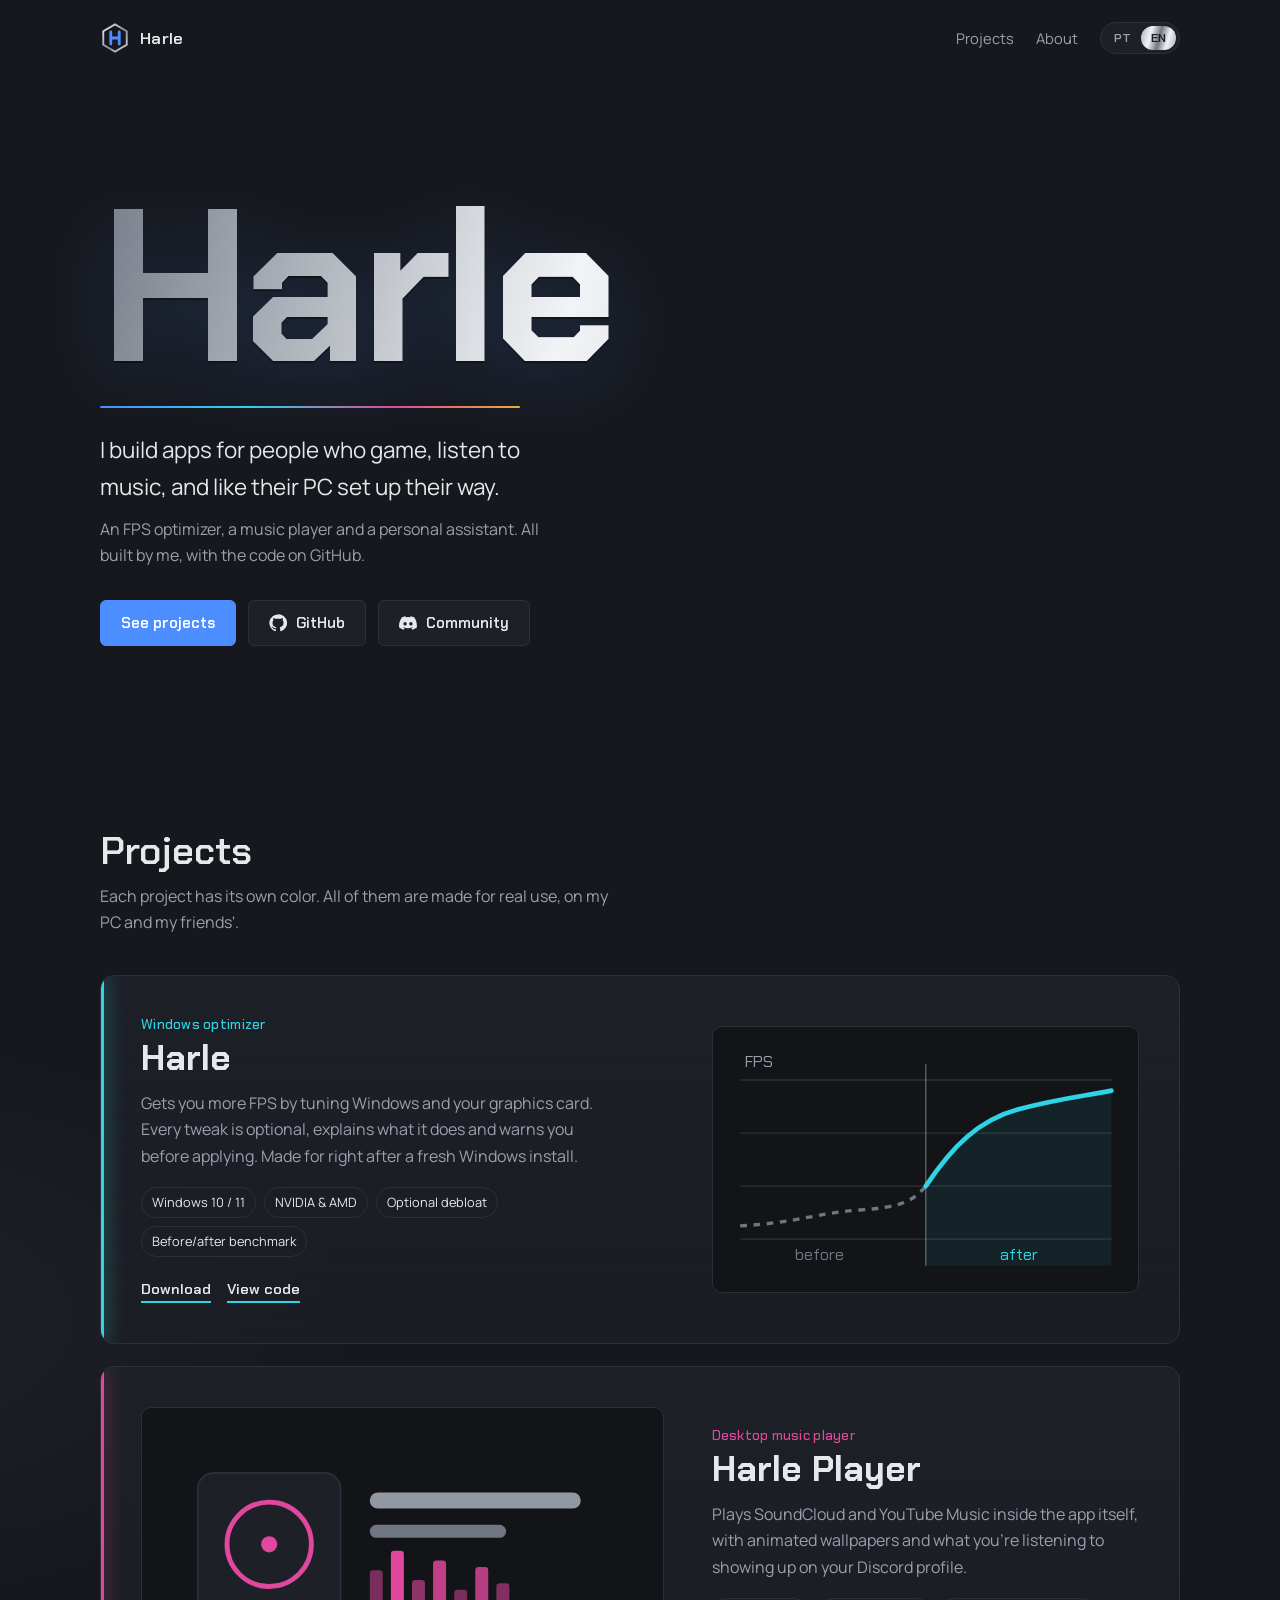
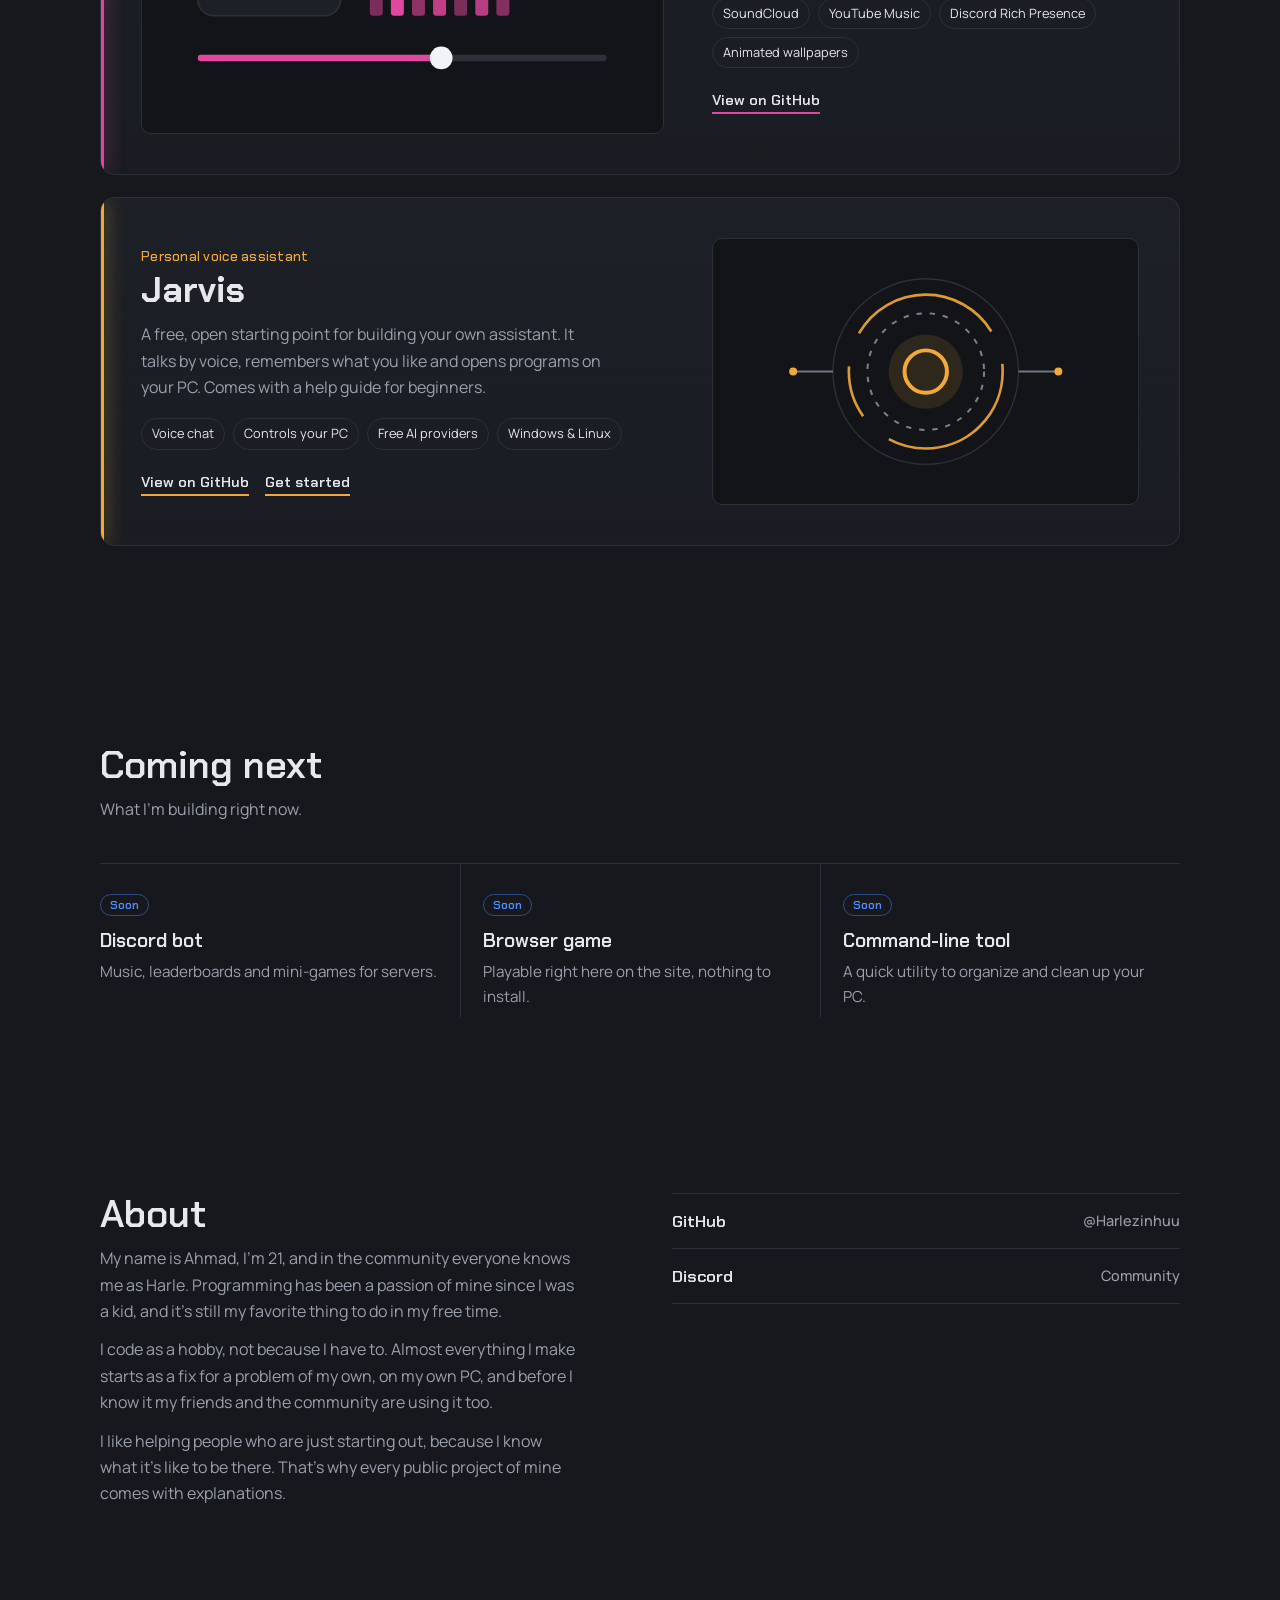
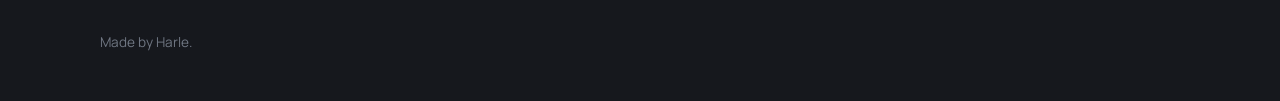
<file: index-2.html>
<!doctype html>
<html lang="pt-BR" data-lang="pt">
<head>
<meta charset="utf-8">
<meta name="viewport" content="width=device-width, initial-scale=1">
<title>Harle — Portfólio</title>
<meta name="description" content="Projetos do Harle: otimizador de FPS, player de música e assistente pessoal.">
<link rel="icon" href="data:image/svg+xml,%3Csvg xmlns='http://www.w3.org/2000/svg' viewBox='0 0 64 64'%3E%3Cdefs%3E%3ClinearGradient id='g' x1='0' y1='0' x2='1' y2='1'%3E%3Cstop offset='0' stop-color='%23eef1f5'/%3E%3Cstop offset='.55' stop-color='%238a919c'/%3E%3Cstop offset='1' stop-color='%23d3d8df'/%3E%3C/linearGradient%3E%3C/defs%3E%3Cpath d='M32 3 57 17.5v29L32 61 7 46.5v-29z' fill='%2316181d' stroke='url(%23g)' stroke-width='4'/%3E%3Cpath d='M23 19v26M41 19v26M23 32h18' stroke='%234c8dff' stroke-width='6' stroke-linecap='round'/%3E%3C/svg%3E">
<link rel="preconnect" href="https://fonts.googleapis.com">
<link rel="preconnect" href="https://fonts.gstatic.com" crossorigin>
<link href="https://fonts.googleapis.com/css2?family=Chakra+Petch:wght@500;600;700&family=Manrope:wght@400;500;600&display=swap" rel="stylesheet">
<style>
:root{
  --bg:#16181d;          /* grafite */
  --bg-raised:#1d2027;
  --line:#2c3039;
  --text:#e6e8ec;
  --muted:#9aa1ad;
  --silver-1:#f1f3f6;
  --silver-2:#a9b0ba;
  --silver-3:#6f7682;
  --blue:#4c8dff;        /* confiança, cor principal */
  --cyan:#2fd4e6;        /* Harle */
  --magenta:#e0479e;     /* Harle Player */
  --amber:#f2a93b;       /* Jarvis */
  --silver:linear-gradient(105deg,var(--silver-2) 0%,var(--silver-1) 28%,var(--silver-3) 52%,var(--silver-1) 74%,var(--silver-2) 100%);
  --radius-sm:6px;
  --radius-lg:14px;
  --display:"Chakra Petch",system-ui,sans-serif;
  --body:"Manrope",system-ui,sans-serif;
}
*{box-sizing:border-box;margin:0}
html{scroll-behavior:smooth;-webkit-text-size-adjust:100%}
body{
  background:var(--bg);
  background-image:
    radial-gradient(1200px 520px at 85% -10%,rgba(76,141,255,.13),transparent 60%),
    radial-gradient(700px 400px at -10% 40%,rgba(169,176,186,.06),transparent 70%);
  color:var(--text);font:400 1rem/1.65 var(--body);
  min-height:100vh;overflow-x:hidden;
}
html[data-lang="pt"] .en, html[data-lang="en"] .pt{display:none}
a{color:inherit}
:focus-visible{outline:2px solid var(--blue);outline-offset:3px;border-radius:4px}
.wrap{width:min(1080px,100% - 32px);margin-inline:auto}

/* ---------- topo ---------- */
.top{display:flex;align-items:center;justify-content:space-between;padding:22px 0}
.brand{display:flex;align-items:center;gap:10px;text-decoration:none;font:600 1.05rem var(--display);letter-spacing:.02em}
.brand svg{width:30px;height:30px}
.top nav{display:flex;align-items:center;gap:22px;font-size:.92rem;color:var(--muted)}
.top nav a{text-decoration:none}
.top nav a:hover{color:var(--text)}
.lang{display:inline-flex;border:1px solid var(--line);border-radius:999px;padding:3px;background:var(--bg-raised)}
.lang button{all:unset;cursor:pointer;font:600 .78rem var(--display);padding:4px 10px;border-radius:999px;color:var(--muted)}
.lang button[aria-pressed="true"]{background:var(--silver);color:#1a1c21}
.lang button:focus-visible{outline:2px solid var(--blue)}
@media (max-width:640px){.top nav .navlink{display:none}}

/* ---------- hero ---------- */
.hero{padding:clamp(48px,11vw,120px) 0 clamp(56px,9vw,96px)}
.wordmark{
  font:700 clamp(5rem,22vw,13.5rem)/.85 var(--display);letter-spacing:-.035em;
  background:var(--silver);background-size:220% 100%;background-position:100% 0;
  -webkit-background-clip:text;background-clip:text;color:transparent;
  filter:drop-shadow(0 2px 0 rgba(0,0,0,.35)) drop-shadow(0 18px 40px rgba(76,141,255,.18));
  animation:sheen 2.2s cubic-bezier(.3,.6,.2,1) .25s both;
}
@keyframes sheen{from{background-position:0 0}to{background-position:100% 0}}
.hero .rule{height:2px;width:min(420px,70%);margin:26px 0 24px;
  background:linear-gradient(90deg,var(--blue),var(--cyan) 35%,var(--magenta) 70%,var(--amber));border-radius:2px}
.hero p{font-size:clamp(1.1rem,2.6vw,1.4rem);max-width:34ch;color:var(--text)}
.hero .sub{color:var(--muted);font-size:1rem;margin-top:10px;max-width:46ch}
.actions{display:flex;flex-wrap:wrap;gap:12px;margin-top:32px}
.btn{display:inline-flex;align-items:center;gap:9px;text-decoration:none;font:600 .95rem var(--display);
  padding:12px 20px;border-radius:var(--radius-sm);border:1px solid var(--line);background:var(--bg-raised);transition:border-color .2s,transform .2s}
.btn svg{width:18px;height:18px}
.btn:hover{border-color:var(--silver-3)}
.btn.primary{background:var(--blue);border-color:var(--blue);color:#fff}
.btn.primary:hover{background:#3d7ef0}

/* ---------- seções ---------- */
section{padding:clamp(48px,8vw,88px) 0}
h2{font:600 clamp(1.7rem,4vw,2.4rem)/1.1 var(--display);margin-bottom:10px}
.lead{color:var(--muted);max-width:52ch;margin-bottom:40px}

/* projetos: cada um com sua cor de impacto */
.project{
  --accent:var(--blue);
  display:grid;grid-template-columns:1.1fr .9fr;gap:clamp(20px,4vw,48px);align-items:center;
  padding:clamp(22px,4vw,40px);margin-bottom:22px;
  background:linear-gradient(180deg,var(--bg-raised),rgba(29,32,39,.55));
  border:1px solid var(--line);border-radius:var(--radius-lg);position:relative;overflow:hidden;
}
.project::before{content:"";position:absolute;inset:0 auto 0 0;width:3px;background:var(--accent);box-shadow:0 0 18px var(--accent)}
.project:nth-of-type(even) .art{order:-1}
.project.harle{--accent:var(--cyan)}
.project.player{--accent:var(--magenta)}
.project.jarvis{--accent:var(--amber)}
.kind{font:500 .85rem var(--display);color:var(--accent);margin-bottom:6px;letter-spacing:.02em}
.project h3{font:700 clamp(1.6rem,3.6vw,2.2rem)/1.1 var(--display);margin-bottom:12px}
.project p{color:var(--muted);max-width:46ch}
.tags{display:flex;flex-wrap:wrap;gap:8px;margin:18px 0 22px;padding:0;list-style:none}
.tags li{font-size:.8rem;padding:4px 10px;border-radius:999px;border:1px solid var(--line);color:var(--text)}
.links{display:flex;flex-wrap:wrap;gap:16px}
.links a{font:600 .92rem var(--display);text-decoration:none;color:var(--text);border-bottom:2px solid var(--accent);padding-bottom:2px}
.links a:hover{color:var(--accent)}
.art{border-radius:10px;background:#121418;border:1px solid var(--line);aspect-ratio:16/10;display:grid;place-items:center;overflow:hidden}
.art svg{width:100%;height:100%}
/* print real do projeto por cima; se não carregar, a ilustração aparece */
.art.shot{position:relative}
.art.shot img{position:absolute;inset:0;width:100%;height:100%;object-fit:cover;object-position:top center}
@media (max-width:760px){
  .project{grid-template-columns:1fr}
  .project:nth-of-type(even) .art{order:0}
}

/* em breve */
.next{display:grid;grid-template-columns:repeat(3,1fr);border-top:1px solid var(--line)}
.next div{padding:26px 22px 8px 0}
.next div + div{padding-left:22px;border-left:1px solid var(--line)}
.next h3{font:600 1.2rem var(--display);margin-bottom:6px}
.next p{color:var(--muted);font-size:.95rem}
.soon{display:inline-block;font:600 .74rem var(--display);color:var(--blue);border:1px solid rgba(76,141,255,.45);border-radius:999px;padding:2px 9px;margin-bottom:12px}
@media (max-width:760px){
  .next{grid-template-columns:1fr}
  .next div,.next div + div{padding:22px 0;border-left:0;border-bottom:1px solid var(--line)}
}

/* sobre / contato */
.about{display:grid;grid-template-columns:1fr 1fr;gap:clamp(24px,5vw,64px);align-items:start}
.about p{color:var(--muted);max-width:48ch}
.about p + p{margin-top:12px}
.contact a{display:flex;justify-content:space-between;align-items:center;text-decoration:none;padding:16px 0;border-bottom:1px solid var(--line);font:600 1.05rem var(--display)}
.contact a:first-child{border-top:1px solid var(--line)}
.contact a span:last-child{color:var(--muted);font:500 .9rem var(--body)}
.contact a:hover span:first-child{color:var(--blue)}
@media (max-width:760px){.about{grid-template-columns:1fr}}

footer{padding:36px 0 48px;color:var(--silver-3);font-size:.85rem}

@media (prefers-reduced-motion:reduce){
  *{animation:none!important;transition:none!important}
  html{scroll-behavior:auto}
  .wordmark{background-position:50% 0}
}
</style>
</head>
<body>

<header class="wrap top">
  <a class="brand" href="#">
    <svg viewBox="0 0 64 64" aria-hidden="true">
      <defs><linearGradient id="sv" x1="0" y1="0" x2="1" y2="1"><stop offset="0" stop-color="#eef1f5"/><stop offset=".55" stop-color="#8a919c"/><stop offset="1" stop-color="#d3d8df"/></linearGradient></defs>
      <path d="M32 3 57 17.5v29L32 61 7 46.5v-29z" fill="#16181d" stroke="url(#sv)" stroke-width="4"/>
      <path d="M23 19v26M41 19v26M23 32h18" stroke="#4c8dff" stroke-width="6" stroke-linecap="round"/>
    </svg>
    Harle
  </a>
  <nav>
    <a class="navlink" href="#projetos"><span class="pt">Projetos</span><span class="en">Projects</span></a>
    <a class="navlink" href="#sobre"><span class="pt">Sobre</span><span class="en">About</span></a>
    <div class="lang" role="group" aria-label="Idioma / Language">
      <button type="button" data-set="pt" aria-pressed="true">PT</button>
      <button type="button" data-set="en" aria-pressed="false">EN</button>
    </div>
  </nav>
</header>

<main>
  <section class="wrap hero" aria-labelledby="t">
    <h1 id="t" class="wordmark">Harle</h1>
    <div class="rule" aria-hidden="true"></div>
    <p>
      <span class="pt">Faço apps para quem joga, ouve música e gosta de deixar o PC do seu jeito.</span>
      <span class="en">I build apps for people who game, listen to music, and like their PC set up their way.</span>
    </p>
    <p class="sub">
      <span class="pt">Otimizador de FPS, player de música e um assistente pessoal. Tudo feito por mim, com o código no GitHub.</span>
      <span class="en">An FPS optimizer, a music player and a personal assistant. All built by me, with the code on GitHub.</span>
    </p>
    <div class="actions">
      <a class="btn primary" href="#projetos"><span class="pt">Ver projetos</span><span class="en">See projects</span></a>
      <a class="btn" href="https://github.com/Harlezinhuu" target="_blank" rel="noopener">
        <svg viewBox="0 0 24 24" fill="currentColor" aria-hidden="true"><path d="M12 .5a11.5 11.5 0 0 0-3.64 22.41c.58.1.79-.25.79-.56v-2c-3.2.7-3.88-1.37-3.88-1.37-.52-1.33-1.28-1.69-1.28-1.69-1.05-.72.08-.7.08-.7 1.16.08 1.77 1.19 1.77 1.19 1.03 1.77 2.7 1.26 3.36.96.1-.75.4-1.26.73-1.55-2.55-.29-5.24-1.28-5.24-5.68 0-1.26.45-2.28 1.19-3.09-.12-.29-.52-1.46.11-3.05 0 0 .97-.31 3.17 1.18a11 11 0 0 1 5.77 0c2.2-1.49 3.17-1.18 3.17-1.18.63 1.59.23 2.76.11 3.05.74.81 1.19 1.83 1.19 3.09 0 4.41-2.69 5.39-5.26 5.67.41.36.78 1.06.78 2.14v3.17c0 .31.21.67.8.56A11.5 11.5 0 0 0 12 .5Z"/></svg>
        GitHub
      </a>
      <a class="btn" href="https://discord.gg/rDb9raznQ7" target="_blank" rel="noopener">
        <svg viewBox="0 0 24 24" fill="currentColor" aria-hidden="true"><path d="M20.3 4.4A19.6 19.6 0 0 0 15.4 3l-.6 1.3a18.2 18.2 0 0 0-5.6 0L8.6 3a19.5 19.5 0 0 0-4.9 1.5C.6 9.1-.3 13.6.2 18a19.8 19.8 0 0 0 6 3l1.3-2.1c-.7-.3-1.4-.6-2-1l.5-.4a14 14 0 0 0 12 0l.5.4c-.6.4-1.3.7-2 1l1.3 2.1a19.7 19.7 0 0 0 6-3c.5-5.1-.9-9.6-3.5-13.6ZM8.1 15.3c-1.2 0-2.2-1.1-2.2-2.4s1-2.4 2.2-2.4 2.2 1.1 2.2 2.4-1 2.4-2.2 2.4Zm7.8 0c-1.2 0-2.2-1.1-2.2-2.4s1-2.4 2.2-2.4 2.2 1.1 2.2 2.4-1 2.4-2.2 2.4Z"/></svg>
        <span class="pt">Comunidade</span><span class="en">Community</span>
      </a>
    </div>
  </section>

  <section id="projetos" class="wrap" aria-labelledby="p">
    <h2 id="p"><span class="pt">Projetos</span><span class="en">Projects</span></h2>
    <p class="lead">
      <span class="pt">Cada projeto tem sua própria cor. Todos são feitos para uso de verdade, no meu PC e no dos meus amigos.</span>
      <span class="en">Each project has its own color. All of them are made for real use, on my PC and my friends'.</span>
    </p>

    <!-- HARLE -->
    <article class="project harle">
      <div>
        <div class="kind"><span class="pt">Otimizador para Windows</span><span class="en">Windows optimizer</span></div>
        <h3>Harle</h3>
        <p>
          <span class="pt">Ganha FPS ajustando o Windows e a placa de vídeo. Cada ajuste é opcional, explica o que faz e avisa antes de aplicar. Ideal para usar logo depois de formatar o PC.</span>
          <span class="en">Gets you more FPS by tuning Windows and your graphics card. Every tweak is optional, explains what it does and warns you before applying. Made for right after a fresh Windows install.</span>
        </p>
        <ul class="tags">
          <li>Windows 10 / 11</li>
          <li>NVIDIA &amp; AMD</li>
          <li><span class="pt">Debloat opcional</span><span class="en">Optional debloat</span></li>
          <li><span class="pt">Medição antes/depois</span><span class="en">Before/after benchmark</span></li>
        </ul>
        <div class="links">
          <a href="https://github.com/Harlezinhuu/HarleOptimizer/releases" target="_blank" rel="noopener"><span class="pt">Baixar</span><span class="en">Download</span></a>
          <a href="https://github.com/Harlezinhuu/HarleOptimizer" target="_blank" rel="noopener"><span class="pt">Ver código</span><span class="en">View code</span></a>
        </div>
      </div>
      <div class="art" aria-hidden="true">
        <svg viewBox="0 0 320 200">
          <g stroke="#2c3039" stroke-width="1"><path d="M20 40h280M20 80h280M20 120h280M20 160h280"/></g>
          <path d="M20 150 C60 148 80 140 110 138 S150 132 160 120" fill="none" stroke="#6f7682" stroke-width="2.5" stroke-dasharray="5 5"/>
          <path d="M160 120 C180 90 200 70 230 62 S280 52 300 48" fill="none" stroke="#2fd4e6" stroke-width="3.5" stroke-linecap="round"/>
          <path d="M160 120 C180 90 200 70 230 62 S280 52 300 48 V180 H160Z" fill="#2fd4e6" opacity=".08"/>
          <line x1="160" y1="28" x2="160" y2="180" stroke="#a9b0ba" stroke-width="1" opacity=".5"/>
          <text class="pt" x="80" y="176" fill="#6f7682" font-family="Chakra Petch" font-size="12" text-anchor="middle">antes</text>
          <text class="en" x="80" y="176" fill="#6f7682" font-family="Chakra Petch" font-size="12" text-anchor="middle">before</text>
          <text class="pt" x="230" y="176" fill="#2fd4e6" font-family="Chakra Petch" font-size="12" text-anchor="middle">depois</text>
          <text class="en" x="230" y="176" fill="#2fd4e6" font-family="Chakra Petch" font-size="12" text-anchor="middle">after</text>
          <text x="24" y="30" fill="#9aa1ad" font-family="Chakra Petch" font-size="12">FPS</text>
        </svg>
      </div>
    </article>

    <!-- HARLE PLAYER -->
    <article class="project player">
      <div>
        <div class="kind"><span class="pt">Player de música para desktop</span><span class="en">Desktop music player</span></div>
        <h3>Harle Player</h3>
        <p>
          <span class="pt">Toca SoundCloud e YouTube Music dentro do próprio app, com wallpapers animados e o que você está ouvindo aparecendo no seu perfil do Discord.</span>
          <span class="en">Plays SoundCloud and YouTube Music inside the app itself, with animated wallpapers and what you're listening to showing up on your Discord profile.</span>
        </p>
        <ul class="tags">
          <li>SoundCloud</li>
          <li>YouTube Music</li>
          <li>Discord Rich Presence</li>
          <li><span class="pt">Wallpapers animados</span><span class="en">Animated wallpapers</span></li>
        </ul>
        <div class="links">
          <a href="https://github.com/Harlezinhuu/HarlePlayer" target="_blank" rel="noopener"><span class="pt">Ver no GitHub</span><span class="en">View on GitHub</span></a>
        </div>
      </div>
      <div class="art shot">
        <img src="https://github.com/Harlezinhuu/HarlePlayer/raw/main/docs/screenshot.jpg" alt="Tela do Harle Player" loading="lazy"
             onerror="this.remove()">
        <svg viewBox="0 0 320 200" aria-hidden="true">
          <rect x="34" y="40" width="88" height="88" rx="10" fill="#1d2027" stroke="#2c3039"/>
          <circle cx="78" cy="84" r="26" fill="none" stroke="#e0479e" stroke-width="3"/>
          <circle cx="78" cy="84" r="5" fill="#e0479e"/>
          <rect x="140" y="52" width="130" height="10" rx="5" fill="#a9b0ba" opacity=".85"/>
          <rect x="140" y="72" width="84" height="8" rx="4" fill="#6f7682"/>
          <g fill="#e0479e">
            <rect x="140" y="100" width="8" height="28" rx="2" opacity=".5"/><rect x="153" y="88" width="8" height="40" rx="2"/>
            <rect x="166" y="106" width="8" height="22" rx="2" opacity=".6"/><rect x="179" y="94" width="8" height="34" rx="2" opacity=".85"/>
            <rect x="192" y="112" width="8" height="16" rx="2" opacity=".5"/><rect x="205" y="98" width="8" height="30" rx="2" opacity=".8"/>
            <rect x="218" y="108" width="8" height="20" rx="2" opacity=".55"/>
          </g>
          <rect x="34" y="152" width="252" height="4" rx="2" fill="#2c3039"/>
          <rect x="34" y="152" width="150" height="4" rx="2" fill="#e0479e"/>
          <circle cx="184" cy="154" r="7" fill="#f1f3f6"/>
        </svg>
      </div>
    </article>

    <!-- JARVIS -->
    <article class="project jarvis">
      <div>
        <div class="kind"><span class="pt">Assistente pessoal por voz</span><span class="en">Personal voice assistant</span></div>
        <h3>Jarvis</h3>
        <p>
          <span class="pt">Uma base aberta e gratuita para você montar o seu próprio assistente. Conversa por voz, lembra do que você gosta e abre programas no PC. Vem com um guia de ajuda para quem está começando.</span>
          <span class="en">A free, open starting point for building your own assistant. It talks by voice, remembers what you like and opens programs on your PC. Comes with a help guide for beginners.</span>
        </p>
        <ul class="tags">
          <li><span class="pt">Conversa por voz</span><span class="en">Voice chat</span></li>
          <li><span class="pt">Controla o PC</span><span class="en">Controls your PC</span></li>
          <li><span class="pt">IAs gratuitas</span><span class="en">Free AI providers</span></li>
          <li>Windows &amp; Linux</li>
        </ul>
        <div class="links">
          <a href="https://github.com/Harlezinhuu/Jarvis-base" target="_blank" rel="noopener"><span class="pt">Ver no GitHub</span><span class="en">View on GitHub</span></a>
          <a href="https://github.com/Harlezinhuu/Jarvis-base/blob/main/COMECE-AQUI.md" target="_blank" rel="noopener"><span class="pt">Comece aqui</span><span class="en">Get started</span></a>
        </div>
      </div>
      <div class="art shot">
        <img src="https://github.com/Harlezinhuu/Jarvis-base/raw/main/docs/img/hud-anel-ativo.jpg" alt="HUD do Jarvis" loading="lazy" onerror="this.remove()">
        <svg viewBox="0 0 320 200" aria-hidden="true">
          <circle cx="160" cy="100" r="70" fill="none" stroke="#2c3039" stroke-width="1"/>
          <circle cx="160" cy="100" r="58" fill="none" stroke="#f2a93b" stroke-width="2" stroke-dasharray="120 26 40 26" opacity=".9"/>
          <circle cx="160" cy="100" r="44" fill="none" stroke="#a9b0ba" stroke-width="1.5" stroke-dasharray="4 6" opacity=".7"/>
          <circle cx="160" cy="100" r="28" fill="#f2a93b" opacity=".12"/>
          <circle cx="160" cy="100" r="16" fill="none" stroke="#f2a93b" stroke-width="3"/>
          <path d="M60 100h30M230 100h30" stroke="#6f7682" stroke-width="1.5"/>
          <circle cx="60" cy="100" r="3" fill="#f2a93b"/><circle cx="260" cy="100" r="3" fill="#f2a93b"/>
        </svg>
      </div>
    </article>
  </section>

  <section class="wrap" aria-labelledby="n">
    <h2 id="n"><span class="pt">Próximos projetos</span><span class="en">Coming next</span></h2>
    <p class="lead">
      <span class="pt">O que estou construindo agora.</span>
      <span class="en">What I'm building right now.</span>
    </p>
    <div class="next">
      <div>
        <span class="soon"><span class="pt">Em breve</span><span class="en">Soon</span></span>
        <h3><span class="pt">Bot de Discord</span><span class="en">Discord bot</span></h3>
        <p><span class="pt">Música, ranking e mini-games para servidores.</span><span class="en">Music, leaderboards and mini-games for servers.</span></p>
      </div>
      <div>
        <span class="soon"><span class="pt">Em breve</span><span class="en">Soon</span></span>
        <h3><span class="pt">Jogo de navegador</span><span class="en">Browser game</span></h3>
        <p><span class="pt">Jogável direto aqui no site, sem instalar nada.</span><span class="en">Playable right here on the site, nothing to install.</span></p>
      </div>
      <div>
        <span class="soon"><span class="pt">Em breve</span><span class="en">Soon</span></span>
        <h3><span class="pt">Ferramenta de terminal</span><span class="en">Command-line tool</span></h3>
        <p><span class="pt">Um utilitário rápido para organizar e limpar o PC.</span><span class="en">A quick utility to organize and clean up your PC.</span></p>
      </div>
    </div>
  </section>

  <section id="sobre" class="wrap about" aria-labelledby="s">
    <div>
      <h2 id="s"><span class="pt">Sobre</span><span class="en">About</span></h2>
      <p>
        <span class="pt">Me chamo Ahmad, tenho 21 anos e, na comunidade, todo mundo me conhece como Harle. Programar é uma paixão que eu carrego desde criança, e até hoje é o que eu mais gosto de fazer no meu tempo livre.</span>
        <span class="en">My name is Ahmad, I'm 21, and in the community everyone knows me as Harle. Programming has been a passion of mine since I was a kid, and it's still my favorite thing to do in my free time.</span>
      </p>
      <p>
        <span class="pt">Programo por hobby, não por obrigação. Quase tudo que eu crio começa resolvendo um problema meu, no meu próprio PC, e quando eu vejo, meus amigos e a comunidade já estão usando também.</span>
        <span class="en">I code as a hobby, not because I have to. Almost everything I make starts as a fix for a problem of my own, on my own PC, and before I know it my friends and the community are using it too.</span>
      </p>
      <p>
        <span class="pt">Gosto de ajudar quem está começando, porque sei como é estar desse lado. Por isso todo projeto público meu vem com explicação.</span>
        <span class="en">I like helping people who are just starting out, because I know what it's like to be there. That's why every public project of mine comes with explanations.</span>
      </p>
    </div>
    <div class="contact">
      <a href="https://github.com/Harlezinhuu" target="_blank" rel="noopener"><span>GitHub</span><span>@Harlezinhuu</span></a>
      <a href="https://discord.gg/rDb9raznQ7" target="_blank" rel="noopener"><span>Discord</span><span><span class="pt">Comunidade</span><span class="en">Community</span></span></a>
    </div>
  </section>
</main>

<footer class="wrap">
  <span class="pt">Feito por Harle.</span><span class="en">Made by Harle.</span>
</footer>

<script>
(function(){
  var root=document.documentElement, btns=document.querySelectorAll('.lang button');
  function set(l){
    root.setAttribute('data-lang',l);
    root.lang = l==='pt' ? 'pt-BR' : 'en';
    btns.forEach(function(b){b.setAttribute('aria-pressed', String(b.dataset.set===l))});
    try{localStorage.setItem('harle-lang',l)}catch(e){}
  }
  var saved=null;
  try{saved=localStorage.getItem('harle-lang')}catch(e){}
  set(saved || ((navigator.language||'pt').toLowerCase().indexOf('pt')===0 ? 'pt' : 'en'));
  btns.forEach(function(b){b.addEventListener('click',function(){set(b.dataset.set)})});
})();
</script>
</body>
</html>
</file>
<file: lojas/base.css>
/* Base dos sites de exemplo para lojas (Harle). Cada loja define as cores e as fontes em :root. */
*{box-sizing:border-box;margin:0}
html{scroll-behavior:smooth;-webkit-text-size-adjust:100%}
body{background:var(--fundo);color:var(--texto);font:400 1.0625rem/1.6 var(--corpo);overflow-x:hidden}
img,svg{display:block;max-width:100%}
a{color:inherit}
:focus-visible{outline:3px solid var(--acao);outline-offset:3px;border-radius:6px}
.wrap{width:min(1120px,100% - 32px);margin-inline:auto}
h1,h2,h3{font-family:var(--titulo);line-height:1.05;letter-spacing:-.01em}
h2{font-size:clamp(2rem,5vw,3.2rem);margin-bottom:12px}
.lead{color:var(--suave);max-width:52ch;margin-bottom:36px}
section{padding:clamp(56px,9vw,104px) 0}

/* faixa "site de exemplo" */
.demo{background:#111;color:#eee;font:500 .82rem/1.4 system-ui,sans-serif;text-align:center;padding:8px 16px}
.demo a{color:#9cc2ff;font-weight:600;white-space:nowrap}

/* topo */
.topo{position:sticky;top:0;z-index:20;background:color-mix(in srgb,var(--fundo) 88%,transparent);backdrop-filter:blur(10px);border-bottom:1px solid var(--linha)}
.topo .wrap{display:flex;align-items:center;justify-content:space-between;gap:16px;min-height:64px}
.marca{font:700 1.35rem var(--titulo);text-decoration:none;display:flex;align-items:center;gap:10px}
.marca svg{width:34px;height:34px}
.topo nav{display:flex;gap:22px;font-weight:500}
.topo nav a{text-decoration:none;color:var(--suave)}
.topo nav a:hover{color:var(--texto)}
@media (max-width:760px){.topo nav{display:none}}
@media (max-width:520px){.topo .btn{display:none}}

/* botões */
.btn{display:inline-flex;align-items:center;justify-content:center;gap:10px;min-height:52px;padding:0 24px;border-radius:999px;font:600 1rem var(--corpo);text-decoration:none;border:2px solid transparent;cursor:pointer;transition:transform .1s,background-color .2s,border-color .2s}
.btn:active{transform:scale(.97)}
.btn svg{width:22px;height:22px}
.btn.zap{background:var(--acao);color:var(--sobre-acao)}
.btn.zap:hover{background:var(--acao-forte)}
.btn.linha{border-color:var(--texto);color:var(--texto);background:transparent}
.btn.linha:hover{background:var(--texto);color:var(--fundo)}
.btn.pequeno{min-height:44px;padding:0 18px;font-size:.95rem}

/* hero */
.hero{padding:clamp(28px,6vw,72px) 0 clamp(48px,7vw,88px);position:relative;overflow:hidden}
.hero .wrap{display:grid;grid-template-columns:1.05fr .95fr;gap:clamp(24px,5vw,64px);align-items:center;position:relative;z-index:1}
.hero h1{font-size:clamp(2.9rem,9vw,7rem);margin-bottom:18px}
.hero .frase{font-size:clamp(1.1rem,2.4vw,1.35rem);color:var(--suave);max-width:36ch;margin-bottom:28px}
.hero .acoes{display:flex;flex-wrap:wrap;gap:12px}
.prova{display:flex;flex-wrap:wrap;align-items:center;gap:8px 18px;margin-top:26px;font-size:.95rem;color:var(--suave)}
.prova b{color:var(--texto)}
.prova .exemplo{font-size:.75rem;border:1px dashed var(--linha);padding:1px 8px;border-radius:999px}
.hero .arte{aspect-ratio:1;border-radius:32px;background:var(--cartao);position:relative;overflow:hidden}
.hero .arte svg{width:100%;height:100%}
@media (max-width:820px){
  .hero .wrap{grid-template-columns:1fr}
  .hero .arte{max-width:440px;width:100%;margin-inline:auto;order:-1;aspect-ratio:4/3}
}

/* produtos */
.produtos{display:grid;grid-template-columns:repeat(3,1fr);gap:18px;padding:0;list-style:none}
@media (max-width:820px){.produtos{grid-template-columns:repeat(2,1fr);gap:12px}.produto .info{padding:12px 12px 14px}.produto h3{font-size:1.05rem}}
.produto{background:var(--cartao);border:1px solid var(--linha);border-radius:20px;overflow:hidden;display:flex;flex-direction:column}
.produto .foto{aspect-ratio:1;background:var(--fundo-foto)}
.produto .foto svg{width:100%;height:100%}
.produto .info{padding:16px 18px 18px;display:flex;flex-direction:column;gap:4px;flex:1}
.produto h3{font-size:1.2rem}
.produto p{color:var(--suave);font-size:.92rem}
.produto .preco{font:700 1.15rem var(--corpo);margin-top:auto;padding-top:10px;display:flex;flex-wrap:wrap;align-items:center;justify-content:space-between;gap:8px}
.produto .pedir{min-height:44px;min-width:44px;border-radius:999px;border:0;background:var(--acao);color:var(--sobre-acao);font:600 .88rem var(--corpo);padding:0 14px;cursor:pointer}

/* categorias (bento) */
.bento{display:grid;grid-template-columns:2fr 1fr 1fr;grid-template-rows:200px 200px;gap:16px}
.bento a{border-radius:24px;overflow:hidden;position:relative;text-decoration:none;display:flex;align-items:flex-end;padding:20px;color:#fff;isolation:isolate}
.bento a:first-child{grid-row:span 2}
.bento a svg{position:absolute;inset:0;width:100%;height:100%;z-index:-1;transition:transform .4s}
.bento a:hover svg{transform:scale(1.04)}
.bento a::after{content:"";position:absolute;inset:0;background:linear-gradient(transparent 25%,rgba(0,0,0,.72));z-index:-1}
.bento span,.bento small{text-shadow:0 1px 12px rgba(0,0,0,.5)}
.bento span{font:700 1.4rem var(--titulo)}
.bento small{display:block;font:500 .9rem var(--corpo);opacity:.9}
@media (max-width:760px){.bento{grid-template-columns:1fr 1fr;grid-template-rows:180px 150px 150px}.bento a:first-child{grid-column:span 2;grid-row:auto}}
@media (max-width:760px){.bento a{padding:12px}.bento span{background:rgba(0,0,0,.34);-webkit-backdrop-filter:blur(8px);backdrop-filter:blur(8px);padding:8px 12px;border-radius:14px;font-size:1.2rem;line-height:1.15}}

/* motivos */
.motivos{display:grid;grid-template-columns:repeat(3,1fr);gap:18px}
.motivo{padding:26px;border-radius:20px;background:var(--cartao);border:1px solid var(--linha)}
.motivo svg{width:44px;height:44px;margin-bottom:14px;color:var(--marca)}
.motivo h3{font-size:1.3rem;margin-bottom:6px}
.motivo p{color:var(--suave)}
@media (max-width:760px){.motivos{grid-template-columns:1fr}}

/* como comprar */
.passos{display:grid;grid-template-columns:repeat(3,1fr);gap:18px;counter-reset:p;padding:0;list-style:none}
.passos li{counter-increment:p;padding:24px;border-top:3px solid var(--marca)}
.passos li::before{content:counter(p);font:700 2.6rem var(--titulo);color:var(--marca);display:block;margin-bottom:6px}
.passos h3{font-size:1.2rem;margin-bottom:4px}
.passos p{color:var(--suave)}
.condicoes{display:flex;flex-wrap:wrap;gap:10px;margin-top:28px;padding:0;list-style:none}
.condicoes li{padding:8px 16px;border-radius:999px;background:var(--cartao);border:1px solid var(--linha);font-weight:500}
@media (max-width:760px){.passos{grid-template-columns:1fr}}

/* avaliações: no site de verdade, as do Google */
.avaliacoes{border:2px dashed var(--linha);border-radius:24px;padding:clamp(24px,4vw,40px);display:grid;grid-template-columns:auto 1fr;gap:24px;align-items:center}
.avaliacoes .nota{font:700 3.6rem/1 var(--titulo)}
.avaliacoes .estrelas{color:#f5b301;font-size:1.3rem;letter-spacing:2px}
.avaliacoes p{color:var(--suave);max-width:60ch}
@media (max-width:600px){.avaliacoes{grid-template-columns:1fr}}

/* onde estamos */
.onde{display:grid;grid-template-columns:1fr 1fr;gap:clamp(20px,4vw,48px);align-items:center}
.onde .mapa{aspect-ratio:4/3;border-radius:24px;overflow:hidden;background:var(--cartao);border:1px solid var(--linha)}
.onde .mapa svg{width:100%;height:100%}
.onde dl{display:grid;gap:14px}
.onde dt{font-weight:600}
.onde dd{color:var(--suave)}
.aberto{display:inline-flex;align-items:center;gap:8px;font-weight:600;padding:6px 14px;border-radius:999px;background:var(--cartao);border:1px solid var(--linha)}
.aberto i{width:9px;height:9px;border-radius:50%;background:#9aa1ad}
.aberto.sim i{background:#22c55e}
@media (max-width:760px){.onde{grid-template-columns:1fr}}

/* rodapé */
.rodape{border-top:1px solid var(--linha);padding:36px 0 96px;color:var(--suave);font-size:.92rem}
.rodape .wrap{display:flex;flex-wrap:wrap;justify-content:space-between;gap:16px}
.rodape a{font-weight:600;color:var(--texto)}

/* WhatsApp fixo */
.zap-fixo{position:fixed;right:18px;bottom:18px;z-index:30;width:62px;height:62px;border-radius:50%;background:#25d366;color:#fff;display:grid;place-items:center;box-shadow:0 10px 30px rgba(0,0,0,.25);border:0;cursor:pointer;transition:transform .1s}
.zap-fixo:active{transform:scale(.94)}
.zap-fixo svg{width:32px;height:32px}

/* aviso do exemplo */
.toast{position:fixed;left:50%;bottom:96px;transform:translate(-50%,20px);opacity:0;pointer-events:none;z-index:40;background:#111;color:#fff;padding:14px 18px;border-radius:14px;max-width:min(420px,calc(100% - 32px));font:500 .95rem/1.45 system-ui,sans-serif;transition:opacity .25s,transform .25s;box-shadow:0 12px 32px rgba(0,0,0,.3)}
.toast.ver{opacity:1;transform:translate(-50%,0)}

/* entradas ao rolar */
.surge{opacity:0;transform:translateY(18px);transition:opacity .4s ease-out,transform .4s ease-out}
.surge.ok{opacity:1;transform:none}

@media (prefers-reduced-motion:reduce){
  *,*::before,*::after{animation:none!important;transition:none!important}
  html{scroll-behavior:auto}
  .surge{opacity:1;transform:none}
}
</file>
